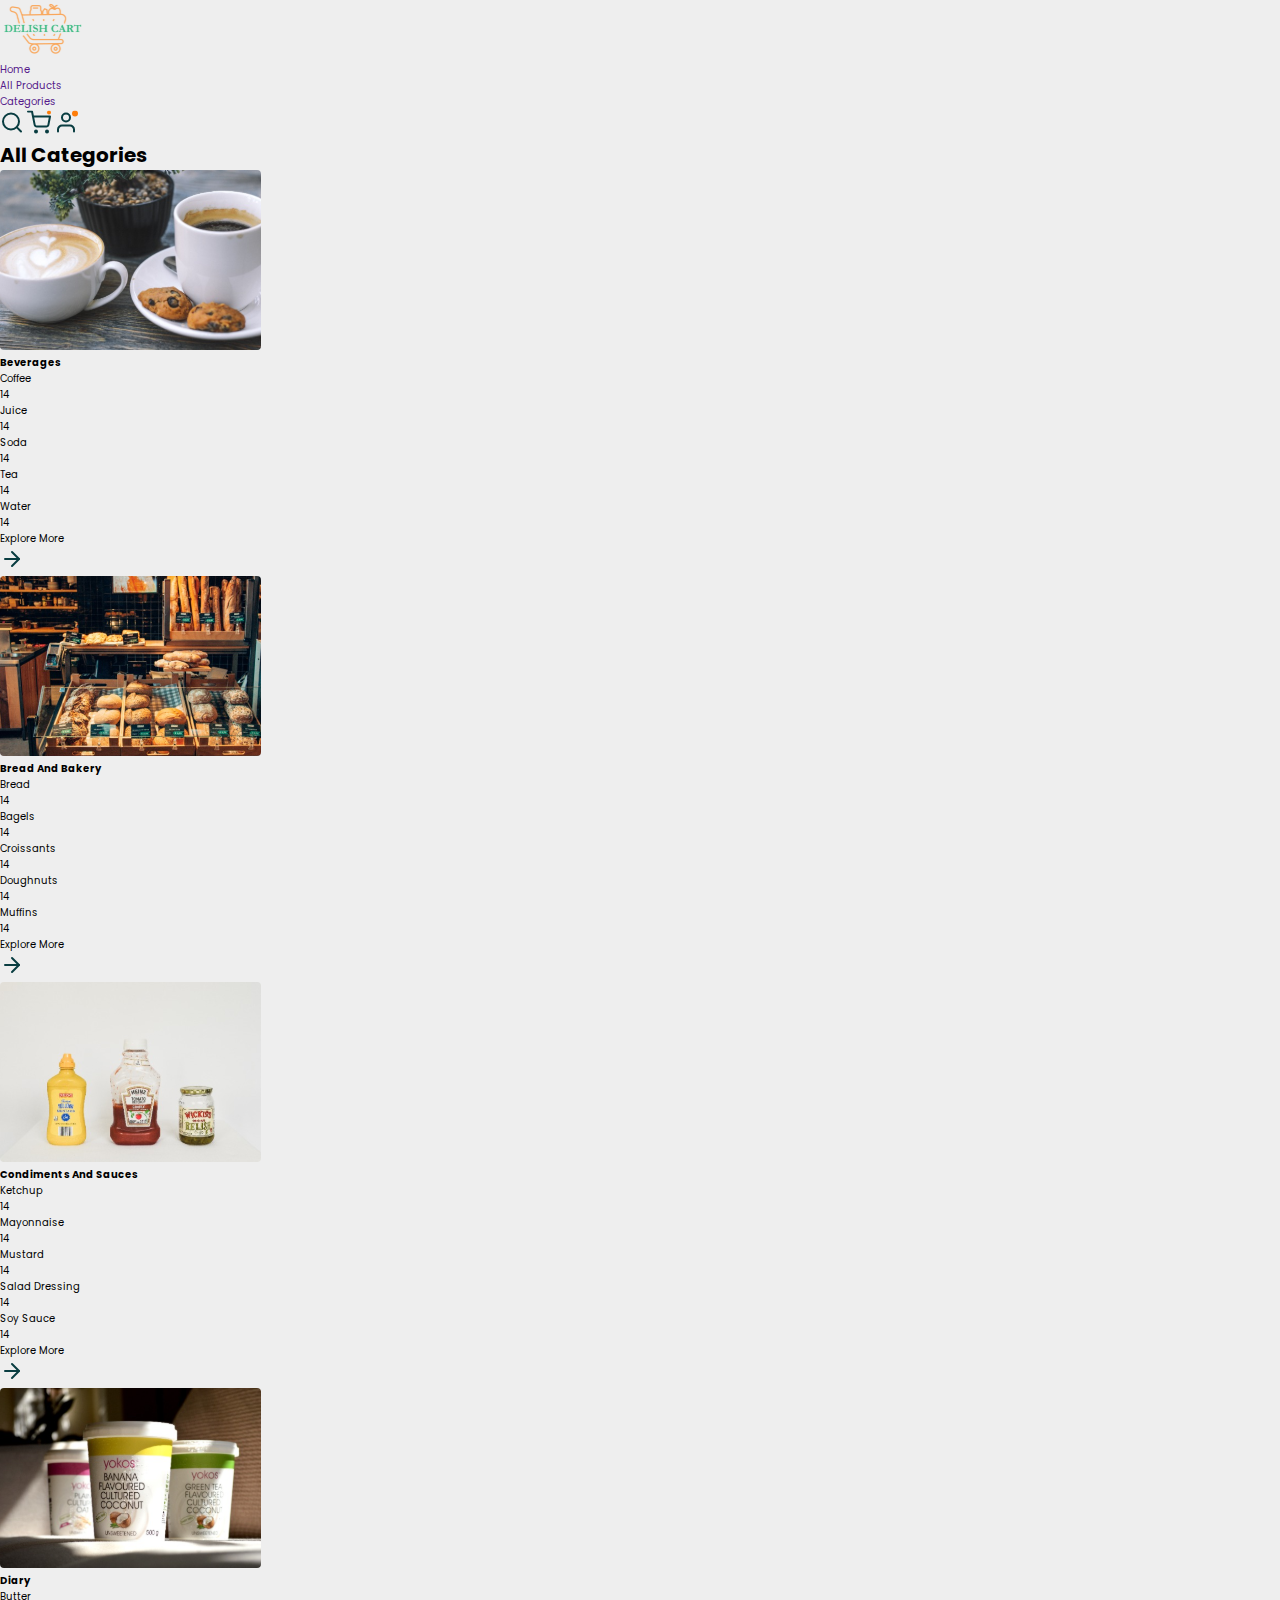
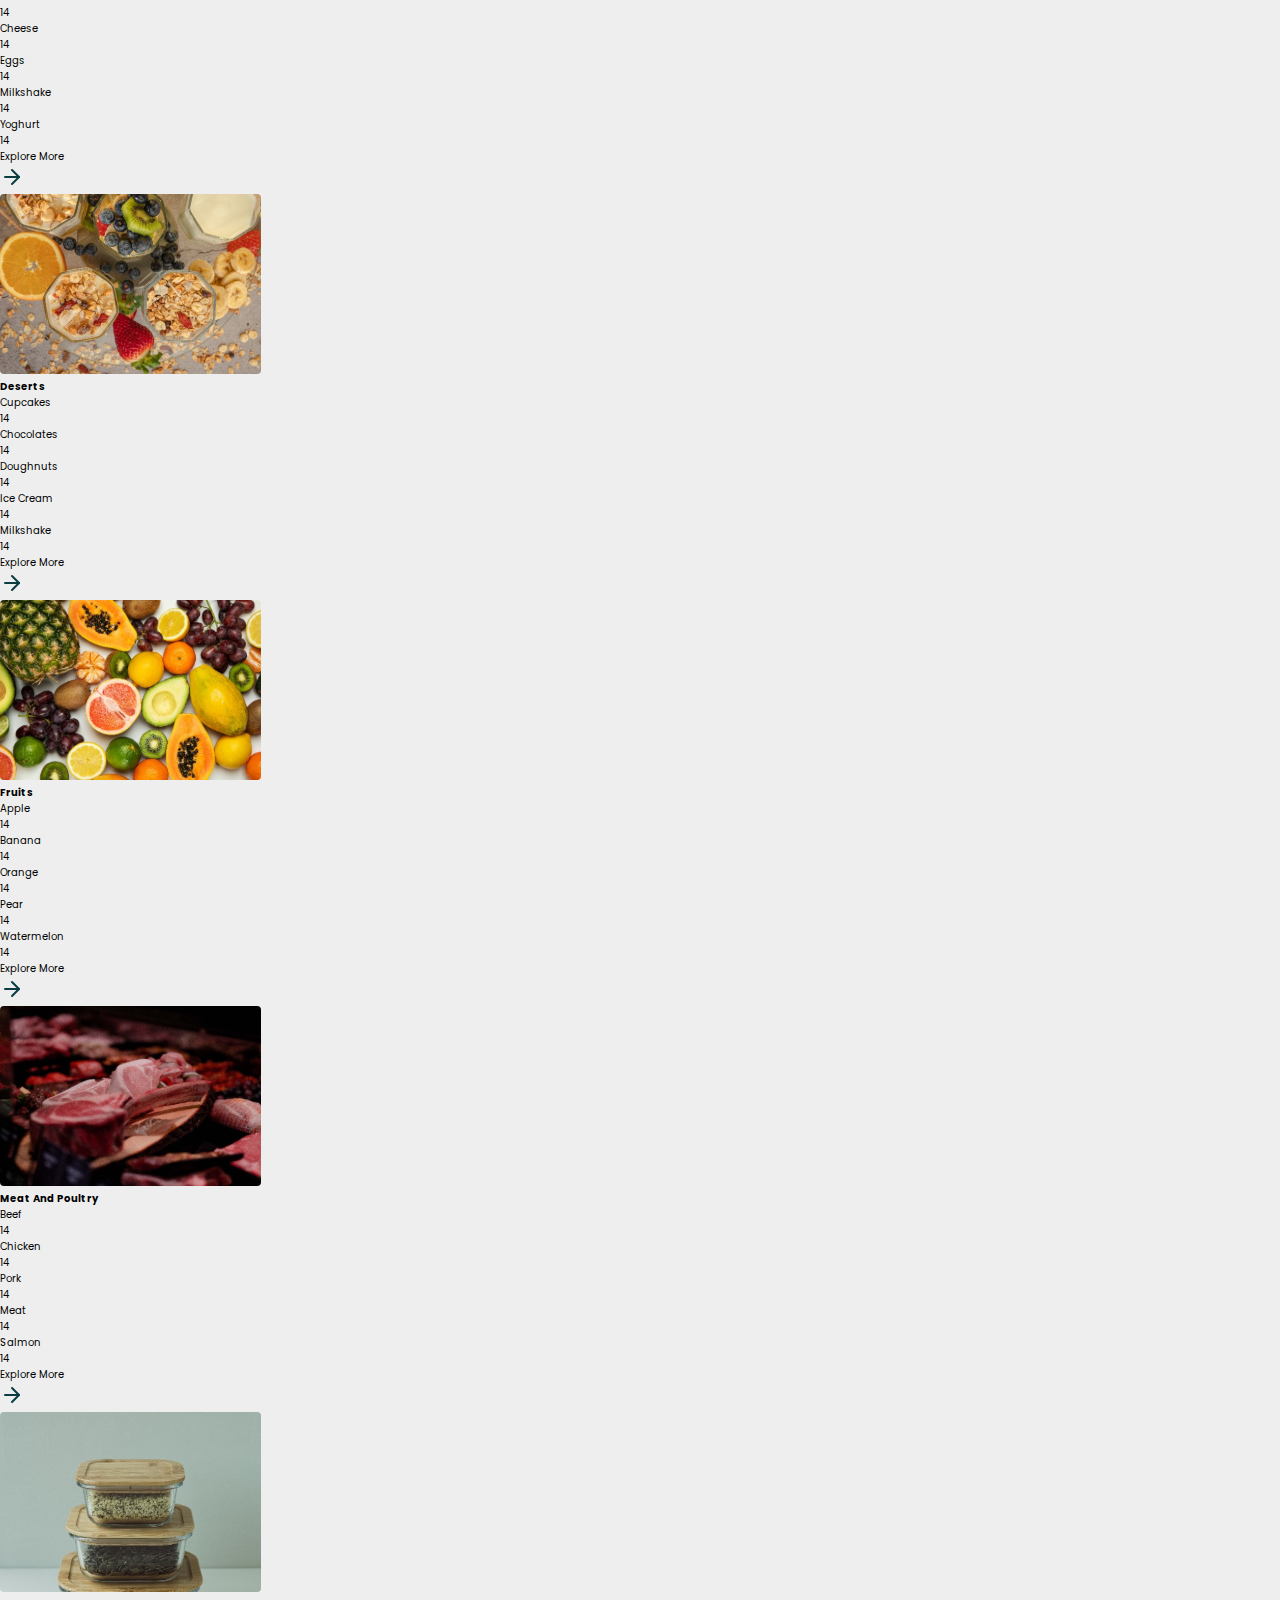
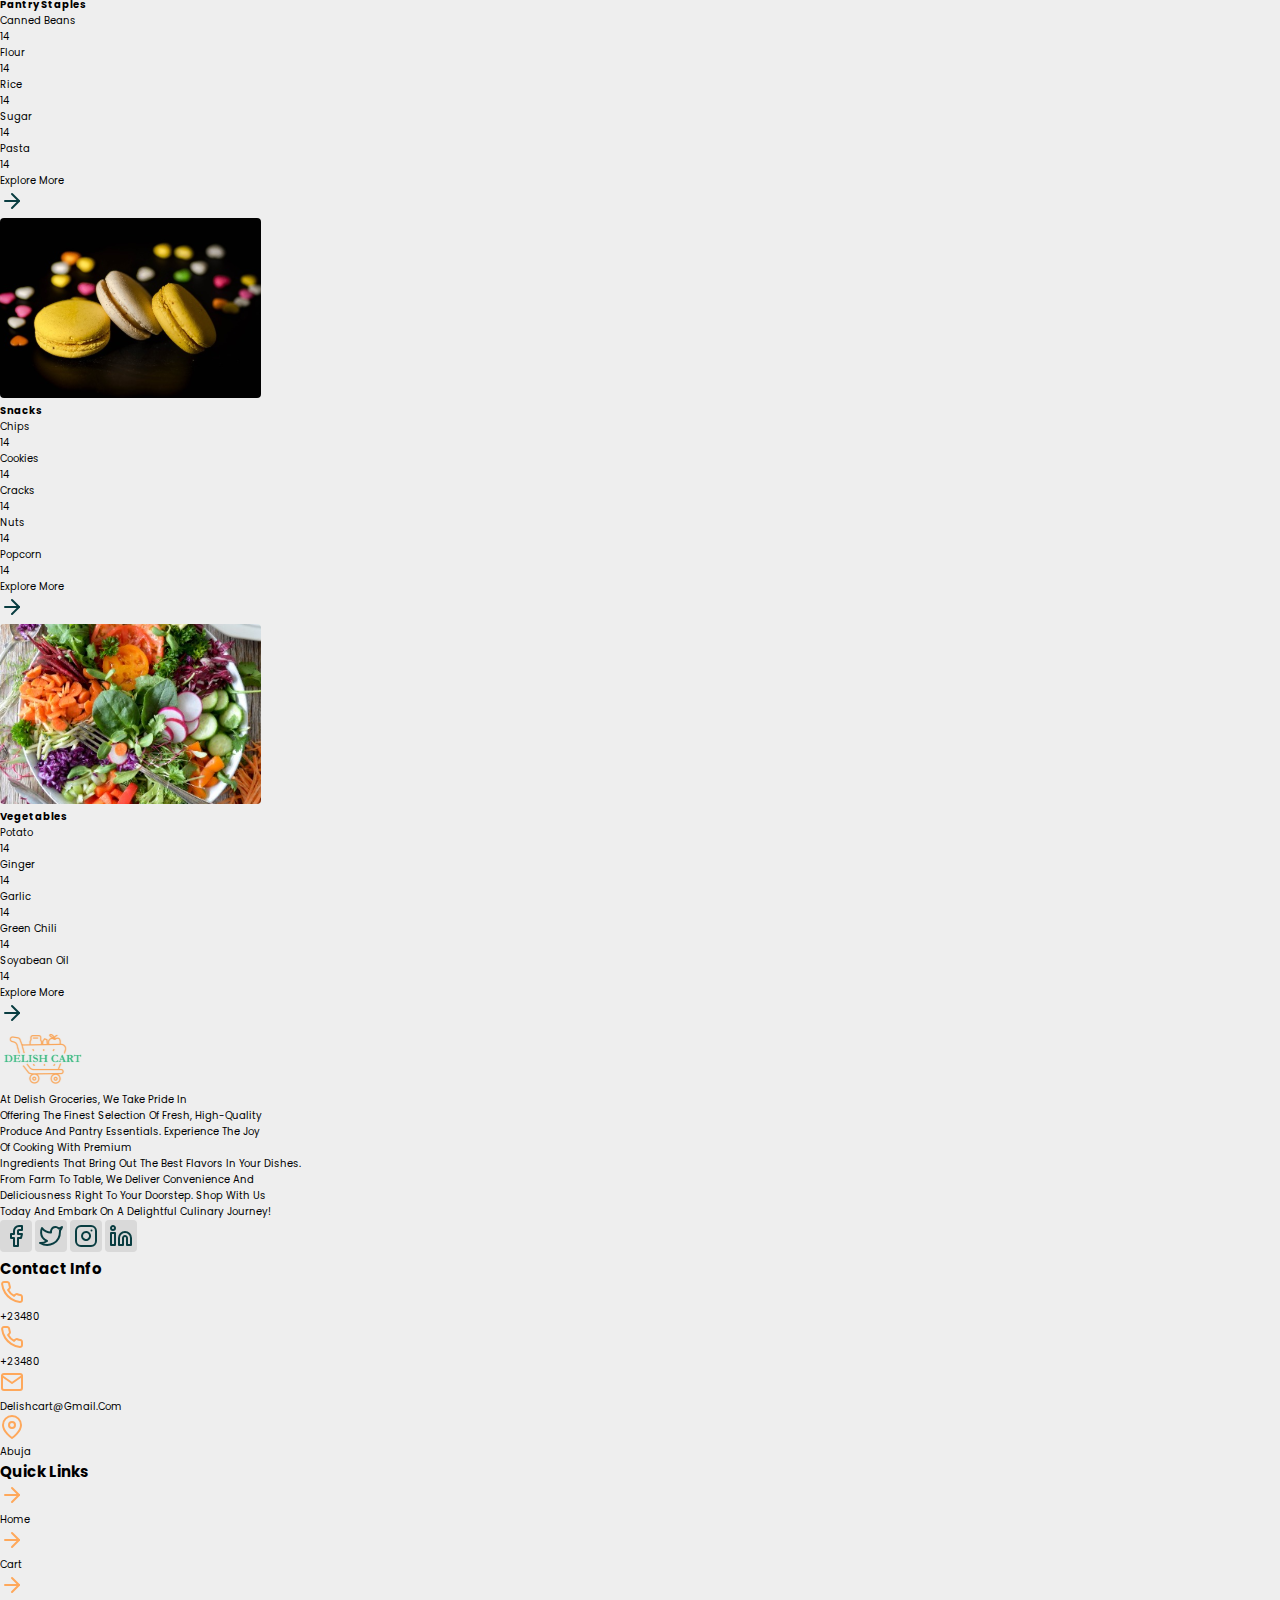
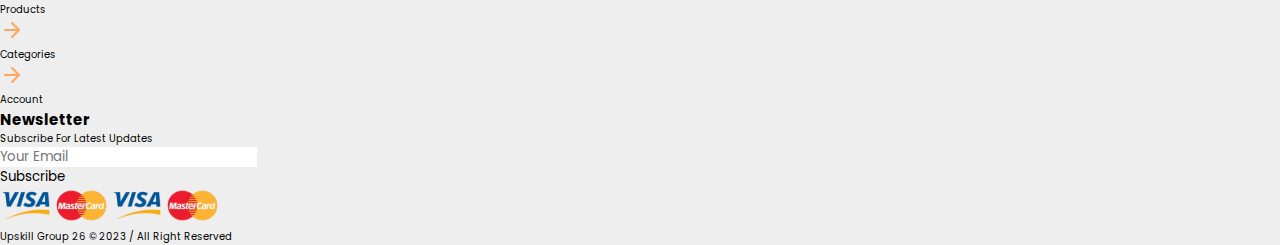
<file: index.html>
<!DOCTYPE html>
<html lang="en">
  <head>
    <meta charset="UTF-8" />
    <meta name="viewport" content="width=device-width, initial-scale=1.0" />
    <title>Upskill Project</title>
    <link rel="stylesheet" href="./css/style.css" />
    <link rel="icon" href="./images/Delish-cart 1.svg" />
  </head>
  <body>
    <div class="generalContainer">
      <header>
        <nav>
          <div>
            <img src="./images/Delish-cart 1.svg" alt="" />
          </div>
          <div class="listItems">
            <ul>
              <li><a href="">Home</a></li>
              <li><a href="">All Products</a></li>
              <li class="category"><a href="">Categories</a></li>
            </ul>
          </div>
          <div class="logos">
            <img src="./images/search (1).svg" alt="" />
            <img src="./images/shopping-cart.svg" alt="" />
            <img src="./images/user.svg" alt="" />
          </div>
        </nav>
      </header>

      <div class="section1">
        <div class="all"><h1>All Categories</h1></div>
        <div class="imageDisplayContainer">
          <div class="individualItemsContainer">
            <div>
              <img class="imm" src="./images/pic1.svg" alt="" />
            </div>
            <div class="itemList">
              <h4 class="bev">Beverages</h4>
              <div class="itemListQuantityContainer">
                <p>Coffee</p>
                <p>14</p>
              </div>
              <div class="itemListQuantityContainer">
                <p>Juice</p>
                <p>14</p>
              </div>
              <div class="itemListQuantityContainer">
                <p>Soda</p>
                <p>14</p>
              </div>

              <div class="itemListQuantityContainer">
                <p>Tea</p>
                <p>14</p>
              </div>

              <div class="itemListQuantityContainer">
                <p>Water</p>
                <p>14</p>
              </div>
              <div class="ExploreContainer">
                <p>Explore More</p>
                <svg
                  width="24"
                  height="24"
                  viewBox="0 0 24 24"
                  fill="none"
                  xmlns="http://www.w3.org/2000/svg"
                >
                  <path
                    d="M5 12H19"
                    stroke="#093D41"
                    stroke-width="2"
                    stroke-linecap="round"
                    stroke-linejoin="round"
                  />
                  <path
                    d="M12 5L19 12L12 19"
                    stroke="#093D41"
                    stroke-width="2"
                    stroke-linecap="round"
                    stroke-linejoin="round"
                  />
                </svg>
              </div>
            </div>
          </div>
          <!-- second item container started here -->
          <div class="individualItemsContainer">
            <div>
              <img class="imm" src="./images/pic2.svg" alt="" />
            </div>
            <div class="itemList">
              <h4 class="bev">Bread and Bakery</h4>
              <div class="itemListQuantityContainer">
                <p>Bread</p>
                <p>14</p>
              </div>
              <div class="itemListQuantityContainer">
                <p>Bagels</p>
                <p>14</p>
              </div>
              <div class="itemListQuantityContainer">
                <p>Croissants</p>
                <p>14</p>
              </div>

              <div class="itemListQuantityContainer">
                <p>Doughnuts</p>
                <p>14</p>
              </div>

              <div class="itemListQuantityContainer">
                <p>Muffins</p>
                <p>14</p>
              </div>
              <div class="ExploreContainer">
                <p>Explore More</p>
                <svg
                  width="24"
                  height="24"
                  viewBox="0 0 24 24"
                  fill="none"
                  xmlns="http://www.w3.org/2000/svg"
                >
                  <path
                    d="M5 12H19"
                    stroke="#093D41"
                    stroke-width="2"
                    stroke-linecap="round"
                    stroke-linejoin="round"
                  />
                  <path
                    d="M12 5L19 12L12 19"
                    stroke="#093D41"
                    stroke-width="2"
                    stroke-linecap="round"
                    stroke-linejoin="round"
                  />
                </svg>
              </div>
            </div>
          </div>
          <!-- 3rd item container started here -->
          <div class="individualItemsContainer">
            <div>
              <img class="imm" src="./images/pic3.svg" alt="" />
            </div>
            <div class="itemList">
              <h4 class="bev">Condiments and Sauces</h4>
              <div class="itemListQuantityContainer">
                <p>Ketchup</p>
                <p>14</p>
              </div>
              <div class="itemListQuantityContainer">
                <p>Mayonnaise</p>
                <p>14</p>
              </div>
              <div class="itemListQuantityContainer">
                <p>Mustard</p>
                <p>14</p>
              </div>

              <div class="itemListQuantityContainer">
                <p>Salad Dressing</p>
                <p>14</p>
              </div>

              <div class="itemListQuantityContainer">
                <p>Soy Sauce</p>
                <p>14</p>
              </div>
              <div class="ExploreContainer">
                <p>Explore More</p>
                <svg
                  width="24"
                  height="24"
                  viewBox="0 0 24 24"
                  fill="none"
                  xmlns="http://www.w3.org/2000/svg"
                >
                  <path
                    d="M5 12H19"
                    stroke="#093D41"
                    stroke-width="2"
                    stroke-linecap="round"
                    stroke-linejoin="round"
                  />
                  <path
                    d="M12 5L19 12L12 19"
                    stroke="#093D41"
                    stroke-width="2"
                    stroke-linecap="round"
                    stroke-linejoin="round"
                  />
                </svg>
              </div>
            </div>
          </div>
          <!-- 4th item container started here -->
          <div class="individualItemsContainer">
            <div>
              <img class="imm" src="./images/pic4.svg" alt="" />
            </div>
            <div class="itemList">
              <h4 class="bev">Diary</h4>
              <div class="itemListQuantityContainer">
                <p>Butter</p>
                <p>14</p>
              </div>
              <div class="itemListQuantityContainer">
                <p>Cheese</p>
                <p>14</p>
              </div>
              <div class="itemListQuantityContainer">
                <p>Eggs</p>
                <p>14</p>
              </div>

              <div class="itemListQuantityContainer">
                <p>Milkshake</p>
                <p>14</p>
              </div>

              <div class="itemListQuantityContainer">
                <p>Yoghurt</p>
                <p>14</p>
              </div>
              <div class="ExploreContainer">
                <p>Explore More</p>
                <svg
                  width="24"
                  height="24"
                  viewBox="0 0 24 24"
                  fill="none"
                  xmlns="http://www.w3.org/2000/svg"
                >
                  <path
                    d="M5 12H19"
                    stroke="#093D41"
                    stroke-width="2"
                    stroke-linecap="round"
                    stroke-linejoin="round"
                  />
                  <path
                    d="M12 5L19 12L12 19"
                    stroke="#093D41"
                    stroke-width="2"
                    stroke-linecap="round"
                    stroke-linejoin="round"
                  />
                </svg>
              </div>
            </div>
          </div>
          <!-- fifth item container started here -->
          <div class="individualItemsContainer">
            <div>
              <img class="imm" src="./images/pic5.svg" alt="" />
            </div>
            <div class="itemList">
              <h4 class="bev">Deserts</h4>
              <div class="itemListQuantityContainer">
                <p>Cupcakes</p>
                <p>14</p>
              </div>
              <div class="itemListQuantityContainer">
                <p>Chocolates</p>
                <p>14</p>
              </div>
              <div class="itemListQuantityContainer">
                <p>Doughnuts</p>
                <p>14</p>
              </div>

              <div class="itemListQuantityContainer">
                <p>Ice Cream</p>
                <p>14</p>
              </div>

              <div class="itemListQuantityContainer">
                <p>Milkshake</p>
                <p>14</p>
              </div>
              <div class="ExploreContainer">
                <p>Explore More</p>
                <svg
                  width="24"
                  height="24"
                  viewBox="0 0 24 24"
                  fill="none"
                  xmlns="http://www.w3.org/2000/svg"
                >
                  <path
                    d="M5 12H19"
                    stroke="#093D41"
                    stroke-width="2"
                    stroke-linecap="round"
                    stroke-linejoin="round"
                  />
                  <path
                    d="M12 5L19 12L12 19"
                    stroke="#093D41"
                    stroke-width="2"
                    stroke-linecap="round"
                    stroke-linejoin="round"
                  />
                </svg>
              </div>
            </div>
          </div>
          <!-- sixth item container started here -->
          <div class="individualItemsContainer">
            <div>
              <img class="imm" src="./images/pic6.svg" alt="" />
            </div>
            <div class="itemList">
              <h4 class="bev">Fruits</h4>
              <div class="itemListQuantityContainer">
                <p>Apple</p>
                <p>14</p>
              </div>
              <div class="itemListQuantityContainer">
                <p>Banana</p>
                <p>14</p>
              </div>
              <div class="itemListQuantityContainer">
                <p>Orange</p>
                <p>14</p>
              </div>

              <div class="itemListQuantityContainer">
                <p>Pear</p>
                <p>14</p>
              </div>

              <div class="itemListQuantityContainer">
                <p>Watermelon</p>
                <p>14</p>
              </div>
              <div class="ExploreContainer">
                <p>Explore More</p>
                <svg
                  width="24"
                  height="24"
                  viewBox="0 0 24 24"
                  fill="none"
                  xmlns="http://www.w3.org/2000/svg"
                >
                  <path
                    d="M5 12H19"
                    stroke="#093D41"
                    stroke-width="2"
                    stroke-linecap="round"
                    stroke-linejoin="round"
                  />
                  <path
                    d="M12 5L19 12L12 19"
                    stroke="#093D41"
                    stroke-width="2"
                    stroke-linecap="round"
                    stroke-linejoin="round"
                  />
                </svg>
              </div>
            </div>
          </div>
          <!-- seventh item container started here -->
          <div class="individualItemsContainer">
            <div>
              <img class="imm" src="./images/pic7.svg" alt="" />
            </div>
            <div class="itemList">
              <h4 class="bev">Meat and Poultry</h4>
              <div class="itemListQuantityContainer">
                <p>Beef</p>
                <p>14</p>
              </div>
              <div class="itemListQuantityContainer">
                <p>Chicken</p>
                <p>14</p>
              </div>
              <div class="itemListQuantityContainer">
                <p>Pork</p>
                <p>14</p>
              </div>

              <div class="itemListQuantityContainer">
                <p>Meat</p>
                <p>14</p>
              </div>

              <div class="itemListQuantityContainer">
                <p>Salmon</p>
                <p>14</p>
              </div>
              <div class="ExploreContainer">
                <p>Explore More</p>
                <svg
                  width="24"
                  height="24"
                  viewBox="0 0 24 24"
                  fill="none"
                  xmlns="http://www.w3.org/2000/svg"
                >
                  <path
                    d="M5 12H19"
                    stroke="#093D41"
                    stroke-width="2"
                    stroke-linecap="round"
                    stroke-linejoin="round"
                  />
                  <path
                    d="M12 5L19 12L12 19"
                    stroke="#093D41"
                    stroke-width="2"
                    stroke-linecap="round"
                    stroke-linejoin="round"
                  />
                </svg>
              </div>
            </div>
          </div>
          <!-- eight item container started here -->
          <div class="individualItemsContainer">
            <div>
              <img class="imm" src="./images/pic8.svg" alt="" />
            </div>
            <div class="itemList">
              <h4 class="bev">Pantry Staples</h4>
              <div class="itemListQuantityContainer">
                <p>Canned Beans</p>
                <p>14</p>
              </div>
              <div class="itemListQuantityContainer">
                <p>Flour</p>
                <p>14</p>
              </div>
              <div class="itemListQuantityContainer">
                <p>Rice</p>
                <p>14</p>
              </div>

              <div class="itemListQuantityContainer">
                <p>Sugar</p>
                <p>14</p>
              </div>

              <div class="itemListQuantityContainer">
                <p>Pasta</p>
                <p>14</p>
              </div>
              <div class="ExploreContainer">
                <p>Explore More</p>
                <svg
                  width="24"
                  height="24"
                  viewBox="0 0 24 24"
                  fill="none"
                  xmlns="http://www.w3.org/2000/svg"
                >
                  <path
                    d="M5 12H19"
                    stroke="#093D41"
                    stroke-width="2"
                    stroke-linecap="round"
                    stroke-linejoin="round"
                  />
                  <path
                    d="M12 5L19 12L12 19"
                    stroke="#093D41"
                    stroke-width="2"
                    stroke-linecap="round"
                    stroke-linejoin="round"
                  />
                </svg>
              </div>
            </div>
          </div>
          <!-- 9th item container started here -->
          <div class="individualItemsContainer">
            <div>
              <img class="imm" src="./images/pic9.svg" alt="" />
            </div>
            <div class="itemList">
              <h4 class="bev">Snacks</h4>
              <div class="itemListQuantityContainer">
                <p>Chips</p>
                <p>14</p>
              </div>
              <div class="itemListQuantityContainer">
                <p>Cookies</p>
                <p>14</p>
              </div>
              <div class="itemListQuantityContainer">
                <p>Cracks</p>
                <p>14</p>
              </div>

              <div class="itemListQuantityContainer">
                <p>Nuts</p>
                <p>14</p>
              </div>

              <div class="itemListQuantityContainer">
                <p>Popcorn</p>
                <p>14</p>
              </div>
              <div class="ExploreContainer">
                <p>Explore More</p>
                <svg
                  width="24"
                  height="24"
                  viewBox="0 0 24 24"
                  fill="none"
                  xmlns="http://www.w3.org/2000/svg"
                >
                  <path
                    d="M5 12H19"
                    stroke="#093D41"
                    stroke-width="2"
                    stroke-linecap="round"
                    stroke-linejoin="round"
                  />
                  <path
                    d="M12 5L19 12L12 19"
                    stroke="#093D41"
                    stroke-width="2"
                    stroke-linecap="round"
                    stroke-linejoin="round"
                  />
                </svg>
              </div>
            </div>
          </div>
          <!-- 10th item container started here -->
          <div class="individualItemsContainer">
            <div>
              <img class="imm" src="./images/pic10.svg" alt="" />
            </div>
            <div class="itemList">
              <h4 class="bev">Vegetables</h4>
              <div class="itemListQuantityContainer">
                <p>Potato</p>
                <p>14</p>
              </div>
              <div class="itemListQuantityContainer">
                <p>Ginger</p>
                <p>14</p>
              </div>
              <div class="itemListQuantityContainer">
                <p>Garlic</p>
                <p>14</p>
              </div>

              <div class="itemListQuantityContainer">
                <p>Green Chili</p>
                <p>14</p>
              </div>

              <div class="itemListQuantityContainer">
                <p>Soyabean Oil</p>
                <p>14</p>
              </div>
              <div class="ExploreContainer">
                <p>Explore More</p>
                <svg
                  width="24"
                  height="24"
                  viewBox="0 0 24 24"
                  fill="none"
                  xmlns="http://www.w3.org/2000/svg"
                >
                  <path
                    d="M5 12H19"
                    stroke="#093D41"
                    stroke-width="2"
                    stroke-linecap="round"
                    stroke-linejoin="round"
                  />
                  <path
                    d="M12 5L19 12L12 19"
                    stroke="#093D41"
                    stroke-width="2"
                    stroke-linecap="round"
                    stroke-linejoin="round"
                  />
                </svg>
              </div>
            </div>
          </div>
        </div>
      </div>

      <footer>
        <div class="footItems">
          <div class="allContact">
            <div class="footItem1">
              <div>
                <img src="./images/Delish-cart 1.svg" alt="" />
              </div>
              <p>
                At Delish Groceries, we take pride in <br> offering the finest
                selection of fresh, high-quality <br> produce and pantry essentials.
                Experience the joy <br> of cooking with premium <br> ingredients that
                bring out the best flavors in your dishes. <br> From farm to table,
                we deliver convenience and <br> deliciousness right to your doorstep.
                Shop with us <br> today and embark on a delightful culinary journey!
              </p>
              <div class="socials">
                <img src="./images/Facebook.svg" alt="" />
                <img src="./images/Twitter.svg" alt="" />
                <img src="./images/instagram.svg" alt="" />
                <img src="./images/Indeed.svg" alt="" />
              </div>
            </div>
            <div class="footItem2">
              <h2>Contact Info</h2>
              <div class="footItem2SubDiv">
                <div class="contactSubDiv1">
                  <img src="./images/phone.svg" alt="" />
                  <p>+23480</p>
                </div>
                <div class="contactSubDiv">
                  <img src="./images/phone.svg" alt="" />
                  <p>+23480</p>
                </div>
                <div class="contactSubDiv">
                  <img src="./images/mail.svg" alt="" />
                  <p>Delishcart@gmail.com</p>
                </div>
                <div class="contactSubDiv">
                  <img src="./images/map-pin.svg" alt="" />
                  <p>Abuja</p>
                </div>
              </div>
            </div>
            <div class="footItem3">
              <h2>Quick Links</h2>
              <div class="footItem2SubDiv">
                <div class="contactSubDiv1">
                  <img src="./images/arrow-right.svg" alt="" />
                  <p>Home</p>
                </div>
                <div class="contactSubDiv">
                  <img src="./images/arrow-right.svg" alt="" />
                  <p>Cart</p>
                </div>
                <div class="contactSubDiv">
                  <img src="./images/arrow-right.svg" alt="" />
                  <p>Products</p>
                </div>
                <div class="contactSubDiv">
                  <img src="./images/arrow-right.svg" alt="" />
                  <p>Categories</p>
                </div>
                <div class="contactSubDiv">
                  <img src="./images/arrow-right.svg" alt="" />
                  <p>Account</p>
                </div>
              </div>
            </div>

            <div class="footItem4">
              <h2>Newsletter</h2>
              <div class="footItem2SubDiv">
                <p>Subscribe for Latest Updates</p>
                <form action="">
                  <input type="text" placeholder="your email" />
                  <div>
                    <button>Subscribe</button>
                  </div>
                </form>
                <div class="cards">
                  <img src="./images/Rectangle 87.svg" alt="" />
                  <img src="./images/Rectangle 88.svg" alt="" />
                  <img src="./images/Rectangle 87.svg" alt="" />
                  <img src="./images/Rectangle 88.svg" alt="" />
                </div>
              </div>
            </div>
          </div>
          <div class="rule"></div>
          <p class="copywright">
            Upskill Group 26 &copy 2023 / All Right Reserved
          </p>
        </div>
      </footer>
    </div>

    <script src="./js/script.js"></script>
  </body>
</html>
</file>
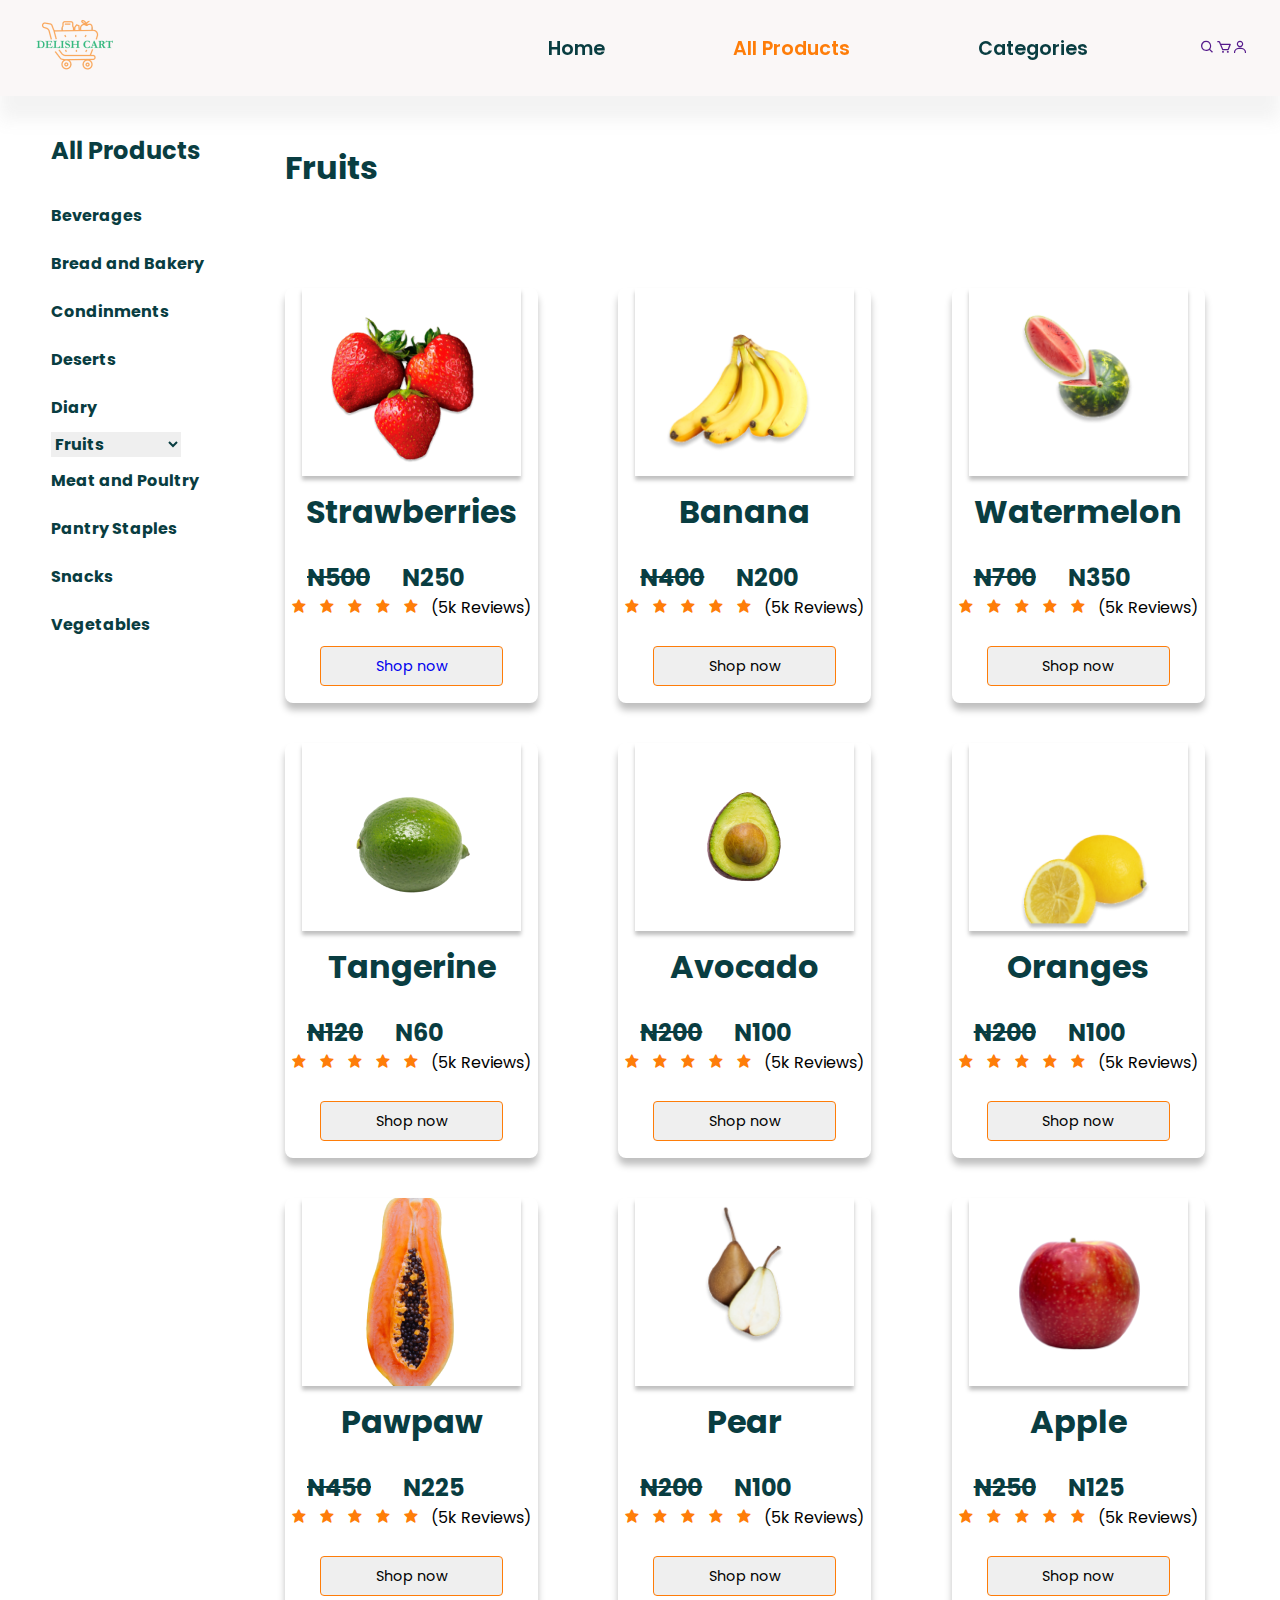
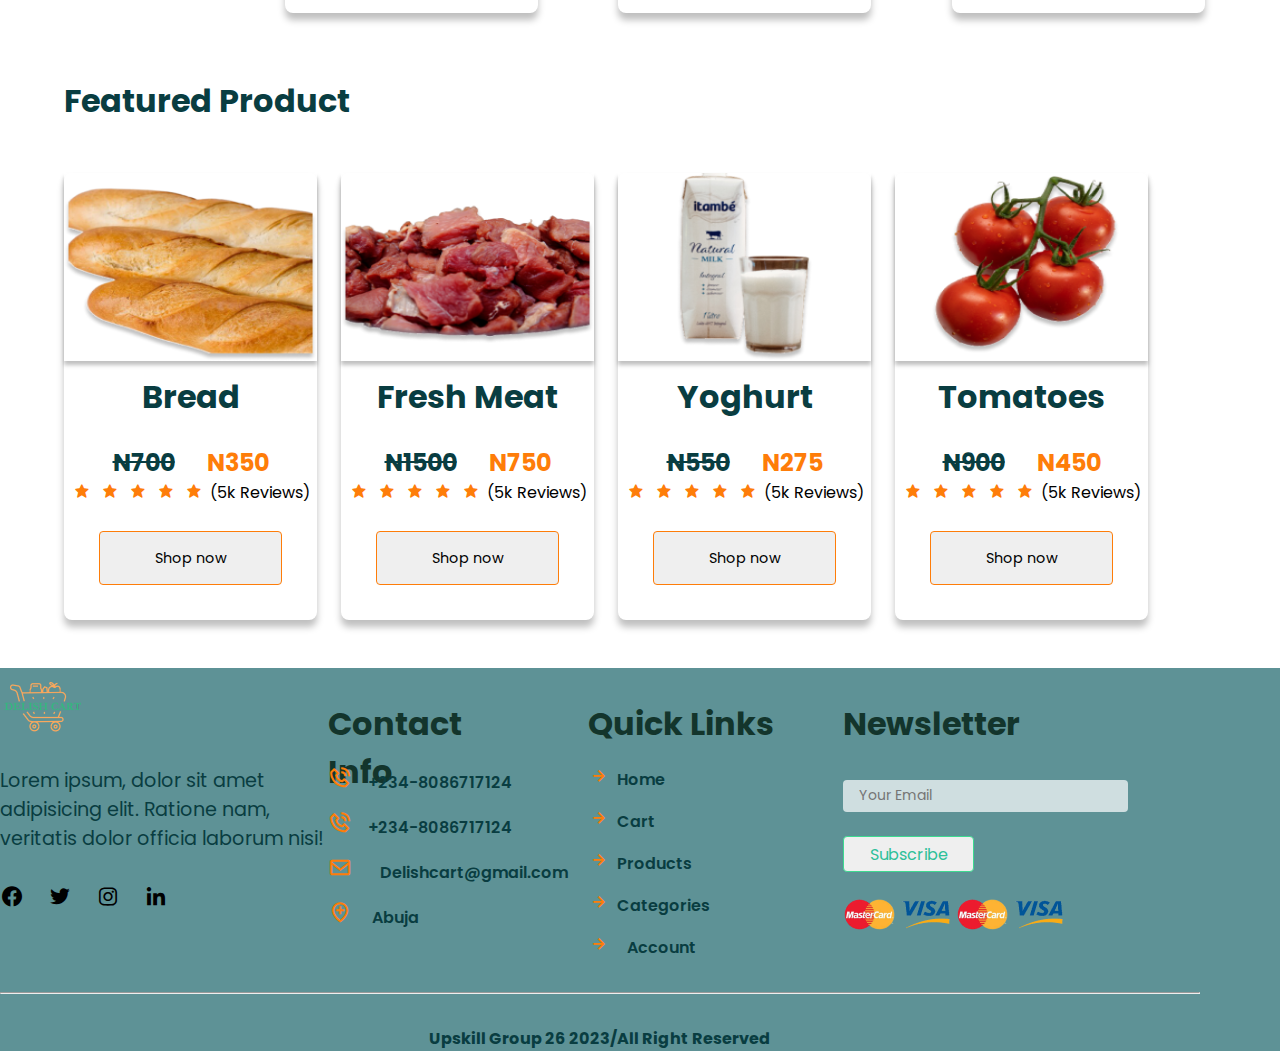
<file: pages/products/index.html>
<!DOCTYPE html>
<html lang="en">
<head>
    <meta charset="UTF-8">
    <meta name="viewport" content="width=device-width, initial-scale=1.0">
    <title>Grocery Store</title>
    <link href='https://unpkg.com/boxicons@2.1.4/css/boxicons.min.css' rel='stylesheet'>
<link rel="stylesheet" href="style.css">
</head>
<body>

    <!-- ========== Header Section ========= -->

    <section id="header">
        <a href=""><img src="./product-img/Delish-cart 1.png" alt="" class="logo"></a>
        <i class='bx bx-menu' id="menu-icon"></i>
        <div id="navbar">
            <ul>
                <li><a href="Home">Home</a></li>
                <li><a href="all products.html" class="active">All Products</a></li>
                <li><a href="Categories.html">Categories</a></li>

                <a href=""><i class='bx bx-search'></i></a>
                <a href=""><i class='bx bx-cart'></i></a>
                <a href=""><i class='bx bx-user'></i></a>
                
            </ul>
           
        </div>
       
    </section>

    <!-- ============= All Products Section ============== -->
<section id="products">
    
    <div class="all-prodt">
        <div class="prodt-lists">
            <h5>All Products</h5>
            <ul>
                <li><a href="">Beverages</a></li>
                <li><a href="">Bread and Bakery</a></li>
                <li><a href="">Condinments</a></li>
                <li><a href="">Deserts</a></li>
                <li><a href="">Diary</a></li>

                
                <select name="" id="">
                    <a href=""><option value="">Fruits</option></a>
                    <a href=""><option value="">Apple</option></a>
                    <a href=""><option value="">Banana</option></a>
                    <a href=""><option value="">Strawberries</option></a>
                    
                </select>
                <li><a href="">Meat and Poultry</a></li>
                <li><a href="">Pantry Staples</a></li>
                <li><a href="">Snacks</a></li>
                <li><a href="">Vegetables</a></li>

            </ul>
        </div>
    </div>
    <div>
        <h4>Fruits</h4>
    
    <div class="collections">
      
        
        <div class="prodt-wrapper" onclick="window.location.href='product details.html';">
          
            <div class="prodt-box1">
                <div class="prodt-box2">
            <img src="./product-img/strawberries.png" alt="" class="prodt-img">
            <div class="prodt-details">
                <h5>Strawberries</h5>
                <div class="prodt-rate">
                    <div>
                <h5><del>N500</del></h5> <span><h5>N250</h5></span>
            </div>
                <span>
                    <i class='bx bxs-star'></i>
                    <i class='bx bxs-star'></i>
                    <i class='bx bxs-star'></i>
                    <i class='bx bxs-star'></i>
                    <i class='bx bxs-star'></i>
                </span>
                <caption>(5k Reviews)</caption>
            </div>
            
            <button><a href="productdetails.html">Shop now</a></button>
            </div>
        </div>

        
        </div>

        
        </div>

        <div class="prodt-wrapper">
            <div class="prodt-box1">
                <div class="prodt-box2">
            <img src="./product-img/banana.png" alt="" class="prodt-img">
            <div class="prodt-details">
                <h5>Banana</h5>
                <div class="prodt-rate">
                    <div>
                <h5><del>N400</del></h5> <span><h5>N200</h5></span>
            </div>
                <span>
                    <i class='bx bxs-star'></i>
                    <i class='bx bxs-star'></i>
                    <i class='bx bxs-star'></i>
                    <i class='bx bxs-star'></i>
                    <i class='bx bxs-star'></i>
                </span>
                <caption>(5k Reviews)</caption>
            </div>
            <button>Shop now</button>
            </div>
        </div>

        
        </div>

        
        </div>

        <div class="prodt-wrapper">
            <div class="prodt-box1">
                <div class="prodt-box2">
            <img src="./product-img/water-melon.png" alt="" class="prodt-img">
            <div class="prodt-details">
                <h5>Watermelon</h5>
                <div class="prodt-rate">
                    <div>
                <h5><del>N700</del></h5> <span><h5>N350</h5></span>
            </div>
                <span>
                    <i class='bx bxs-star'></i>
                    <i class='bx bxs-star'></i>
                    <i class='bx bxs-star'></i>
                    <i class='bx bxs-star'></i>
                    <i class='bx bxs-star'></i>
                </span>
                <caption>(5k Reviews)</caption>
            </div>
            <button>Shop now</button>
            </div>
        </div>

        
        </div>

        
        </div>

        <div class="prodt-wrapper">
            <div class="prodt-box1">
                <div class="prodt-box2">
            <img src="./product-img/tangerine.png" alt="" class="prodt-img">
            <div class="prodt-details">
                <h5>Tangerine</h5>
                <div class="prodt-rate">
                    <div>
                <h5><del>N120</del></h5> <span><h5>N60</h5></span>
            </div>
                <span>
                    <i class='bx bxs-star'></i>
                    <i class='bx bxs-star'></i>
                    <i class='bx bxs-star'></i>
                    <i class='bx bxs-star'></i>
                    <i class='bx bxs-star'></i>
                </span>
                <caption>(5k Reviews)</caption>
            </div>
            <button>Shop now</button>
            </div>
        </div>

        
        </div>

        
        </div>

        <div class="prodt-wrapper">
            <div class="prodt-box1">
                <div class="prodt-box2">
            <img src="./product-img/avocado.png" alt="" class="prodt-img">
            <div class="prodt-details">
                <h5>Avocado</h5>
                <div class="prodt-rate">
                    <div>
                <h5><del>N200</del></h5> <span><h5>N100</h5></span>
            </div>
                <span>
                    <i class='bx bxs-star'></i>
                    <i class='bx bxs-star'></i>
                    <i class='bx bxs-star'></i>
                    <i class='bx bxs-star'></i>
                    <i class='bx bxs-star'></i>
                </span>
                <caption>(5k Reviews)</caption>
            </div>
            <button>Shop now</button>
            </div>
        </div>

        
        </div>

        
        </div>

        <div class="prodt-wrapper">
            <div class="prodt-box1">
                <div class="prodt-box2">
            <img src="./product-img/orange.png" alt="" class="prodt-img">
            <div class="prodt-details">
                <h5>Oranges</h5>
                <div class="prodt-rate">
                    <div>
                <h5><del>N200</del></h5> <span><h5>N100</h5></span>
            </div>
                <span>
                    <i class='bx bxs-star'></i>
                    <i class='bx bxs-star'></i>
                    <i class='bx bxs-star'></i>
                    <i class='bx bxs-star'></i>
                    <i class='bx bxs-star'></i>
                </span>
                <caption>(5k Reviews)</caption>
            </div>
            <button>Shop now</button>
            </div>
        </div>

        
        </div>

        
        </div>

        <div class="prodt-wrapper">
            <div class="prodt-box1">
                <div class="prodt-box2">
            <img src="./product-img/paw-paw.png" alt="" class="prodt-img">
            <div class="prodt-details">
                <h5>Pawpaw</h5>
                <div class="prodt-rate">
                    <div>
                <h5><del>N450</del></h5> <span><h5>N225</h5></span>
            </div>
                <span>
                    <i class='bx bxs-star'></i>
                    <i class='bx bxs-star'></i>
                    <i class='bx bxs-star'></i>
                    <i class='bx bxs-star'></i>
                    <i class='bx bxs-star'></i>
                </span>
                <caption>(5k Reviews)</caption>
            </div>
            <button>Shop now</button>
            </div>
        </div>

        
        </div>

        
        </div>

        <div class="prodt-wrapper">
            <div class="prodt-box1">
                <div class="prodt-box2">
            <img src="./product-img/pear.png" alt="" class="prodt-img">
            <div class="prodt-details">
                <h5>Pear</h5>
                <div class="prodt-rate">
                    <div>
                <h5><del>N200</del></h5> <span><h5>N100</h5></span>
            </div>
                <span>
                    <i class='bx bxs-star'></i>
                    <i class='bx bxs-star'></i>
                    <i class='bx bxs-star'></i>
                    <i class='bx bxs-star'></i>
                    <i class='bx bxs-star'></i>
                </span>
                <caption>(5k Reviews)</caption>
            </div>
            <button>Shop now</button>
            </div>
        </div>

        
        </div>

        
        </div>

        <div class="prodt-wrapper">
            <div class="prodt-box1">
                <div class="prodt-box2">
            <img src="./product-img/apple.png" alt="" class="prodt-img">
            <div class="prodt-details">
                <h5>Apple</h5>
                <div class="prodt-rate">
                    <div>
                <h5><del>N250</del></h5> <span><h5>N125</h5></span>
            </div>
                <span>
                    <i class='bx bxs-star'></i>
                    <i class='bx bxs-star'></i>
                    <i class='bx bxs-star'></i>
                    <i class='bx bxs-star'></i>
                    <i class='bx bxs-star'></i>
                </span>
                <caption>(5k Reviews)</caption>
            </div>
            <button>Shop now</button>
            </div>
        </div>

        
        </div>

        
        </div>

    </div>
    </div>
</section>
    <!-- ============= Featured product section ============ -->

    <section id="featured">
        <div>
        <h4>Featured Product</h4>
        <div class="featured-prodt">
            <div class="prodt-box1">
                <div class="prodt-box2">
            <img src="./product-img/fresh-bk.png" alt="" class="prodt-img">
            <div class="prodt-details">
                <h5>Bread</h5>
                <div class="prodt-rate">
                    <div>
                <h5><del>N700</del></h5> <span><h5>N350</h5></span>
            </div>
                <span>
                    <i class='bx bxs-star'></i>
                    <i class='bx bxs-star'></i>
                    <i class='bx bxs-star'></i>
                    <i class='bx bxs-star'></i>
                    <i class='bx bxs-star'></i>
                </span>
                <caption>(5k Reviews)</caption>
            </div>
            <button>Shop now</button>
            </div>
        </div>

        
        </div>

        <div class="prodt-box1">
            <div class="prodt-box2">
        <img src="./product-img/fresh-meat.png" alt="" class="prodt-img">
        <div class="prodt-details">
            <h5>Fresh Meat</h5>
            <div class="prodt-rate">
                <div>
            <h5><del>N1500</del></h5> <span><h5>N750</h5></span>
        </div>
            <span>
                <i class='bx bxs-star'></i>
                <i class='bx bxs-star'></i>
                <i class='bx bxs-star'></i>
                <i class='bx bxs-star'></i>
                <i class='bx bxs-star'></i>
            </span>
            <caption>(5k Reviews)</caption>
        </div>
        <button>Shop now</button>
        </div>
    </div>

    
    </div>
    <div class="prodt-box1">
        <div class="prodt-box2">
    <img src="./product-img/prod1.png" alt="" class="prodt-img">
    <div class="prodt-details">
        <h5>Yoghurt</h5>
        <div class="prodt-rate">
            <div>
        <h5><del>N550</del></h5> <span><h5>N275</h5></span>
    </div>
        <span>
            <i class='bx bxs-star'></i>
            <i class='bx bxs-star'></i>
            <i class='bx bxs-star'></i>
            <i class='bx bxs-star'></i>
            <i class='bx bxs-star'></i>
        </span>
        <caption>(5k Reviews)</caption>
    </div>
    <button>Shop now</button>
    </div>
</div>


</div>
<div class="prodt-box1">
    <div class="prodt-box2">
<img src="./product-img/prod3.png" alt="" class="prodt-img">
<div class="prodt-details">
    <h5>Tomatoes</h5>
    <div class="prodt-rate">
        <div>
    <h5><del>N900</del></h5> <span><h5>N450</h5></span>
</div>
    <span>
        <i class='bx bxs-star'></i>
        <i class='bx bxs-star'></i>
        <i class='bx bxs-star'></i>
        <i class='bx bxs-star'></i>
        <i class='bx bxs-star'></i>
    </span>
    <caption>(5k Reviews)</caption>
</div>
<button>Shop now</button>
</div>
</div>


</div>

                
        </div>
        </div>
    </section>

    <!-- ========== Footer section ============ -->




    <footer>
        <div class="prodt-footer">
    <div class="social">
        <img src="./product-img/Delish-cart 1.png" alt="">
        <p>Lorem ipsum, dolor sit amet <br> adipisicing elit. Ratione nam, <br>
            veritatis dolor officia laborum nisi!
        </p>
        <div class="social-icon">
            <i class='bx bxl-facebook-circle' ></i>
            <i class='bx bxl-twitter' ></i>
            <i class='bx bxl-instagram' ></i>
            <i class='bx bxl-linkedin' ></i>
        </div>
</div>
        <div class="contact">
            <h4>Contact Info</h4>
            <div class="info">
            <i class='bx bx-phone-call'><a href="">+234-8086717124</a></i>
            <i class='bx bx-phone-call'><a href="">+234-8086717124</a></i>
             <i class='bx bx-envelope' > <a href="">Delishcart@gmail.com</a></i>
          <i class='bx bx-location-plus'><a href=""> Abuja</a></i>
           
        </div>
        </div>

        <div class="links">
            <h4>Quick Links</h4>
            <div class="link-info">
                <i class='bx bx-right-arrow-alt' ><a href="">Home</a></i>
             <i class='bx bx-right-arrow-alt'><a href="">Cart</a></i>
            <i class='bx bx-right-arrow-alt'><a href="">Products</a></i>
            <i class='bx bx-right-arrow-alt'><a href="">Categories</a></i>
            <i class='bx bx-right-arrow-alt'> <a href="">Account</a></i>
            </div>
        </div>

        <div class="news-letter">
            <h5>Newsletter</h5>
            <div class="sub-news">
            <input type="email" placeholder="Your Email" required>
            <button>Subscribe</button>
            <div class="card-img">
                <img src="./product-img/mastercard.png" alt="">
                <img src="./product-img/visa.png" alt="">
                <img src="./product-img/mastercard.png" alt="">
                <img src="./product-img/visa.png" alt="">
            </div>
        </div>
        
        </div>
        <hr>
        <h6 class="text">Upskill Group 26 2023/All Right Reserved</h6>
        </div>
</footer>
    
        
    

<script src="/js/script.js"></script>
</body>
</html>
</file>
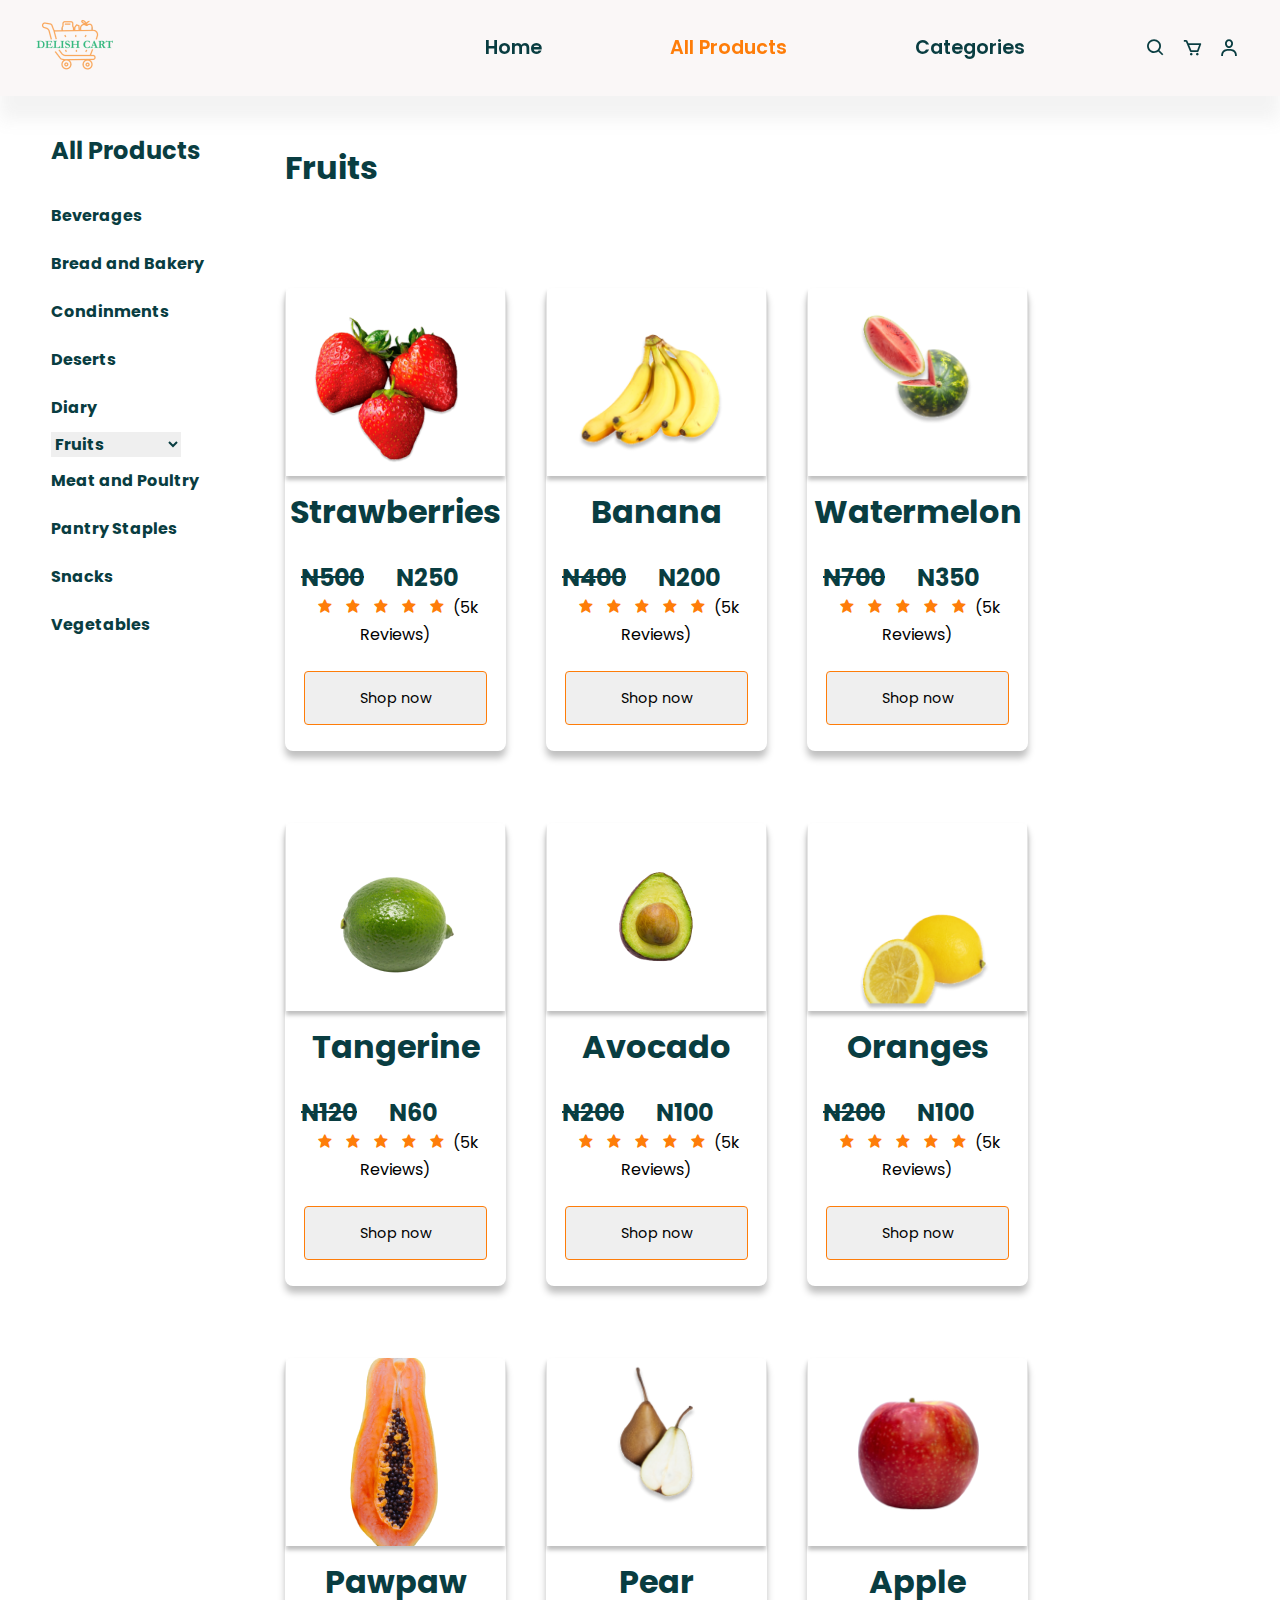
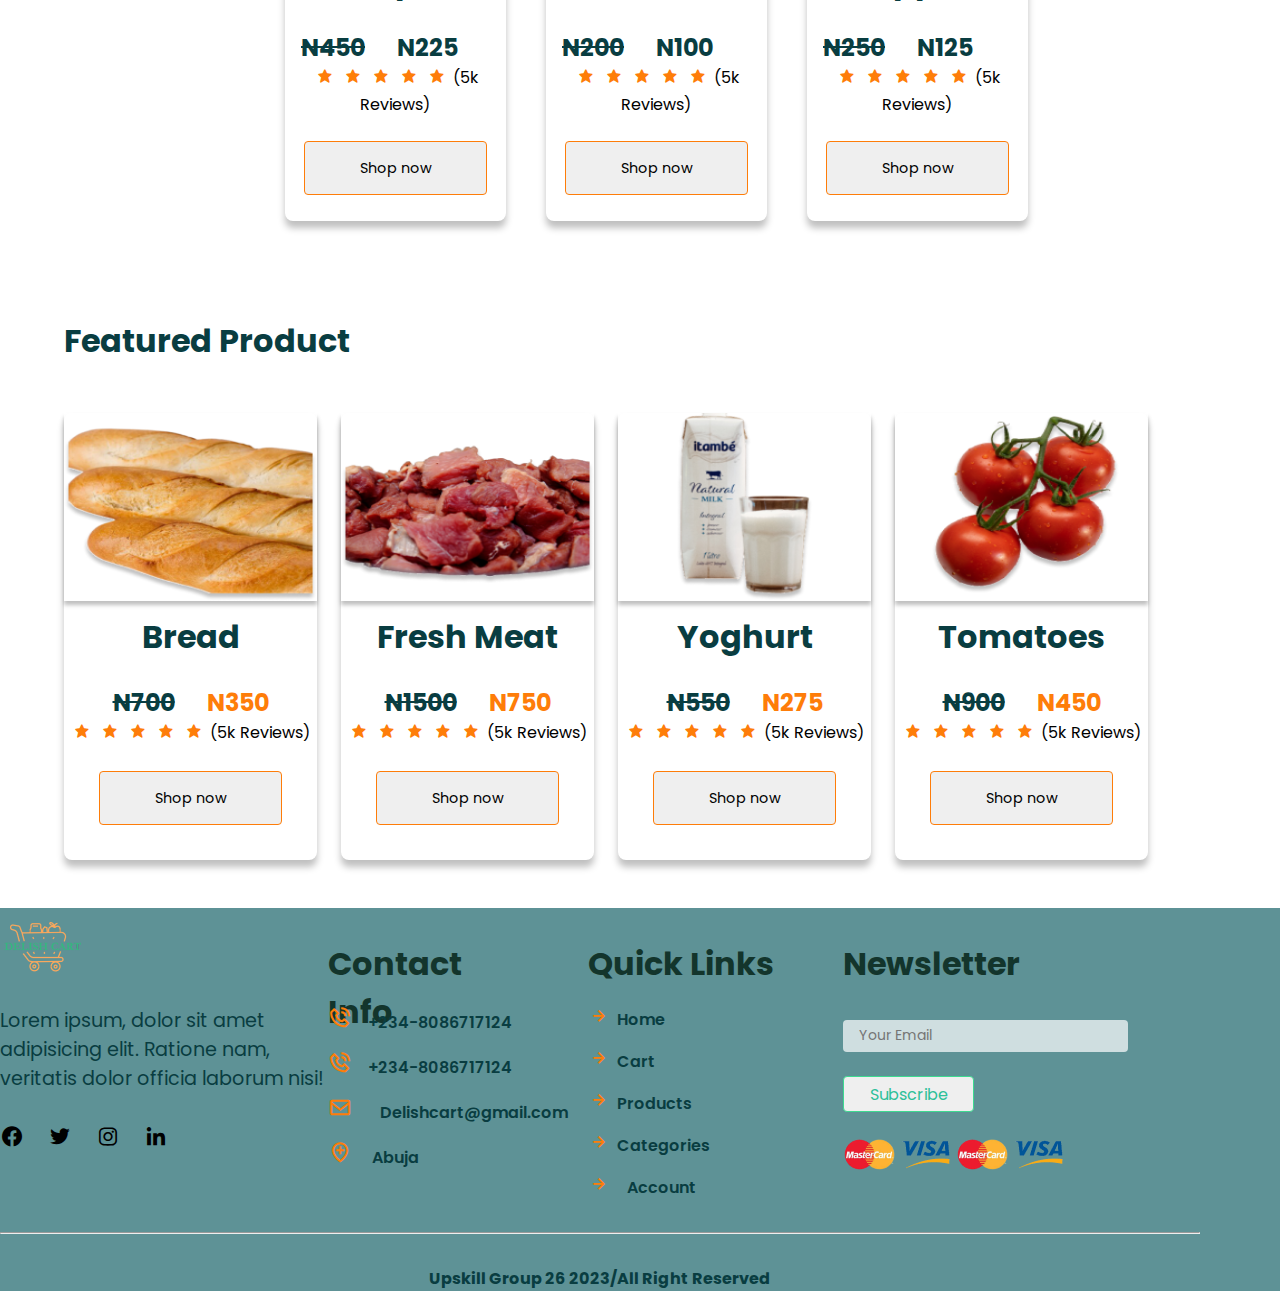
<file: all products.html>
<!DOCTYPE html>
<html lang="en">
<head>
    <meta charset="UTF-8">
    <meta name="viewport" content="width=device-width, initial-scale=1.0">
    <title>Grocery Store</title>
    <link href='https://unpkg.com/boxicons@2.1.4/css/boxicons.min.css' rel='stylesheet'>
<link rel="stylesheet" href="style.css">
</head>
<body>

    <!-- ========== Header Section ========= -->

    <section id="header">
        <a href=""><img src="/product-img/Delish-cart 1.png" alt="" class="logo"></a>
        <i class='bx bx-menu' id="menu-icon"></i>
        <div id="navbar">
            <ul>
                <li><a href="Home">Home</a></li>
                <li><a href="all products.html" class="active">All Products</a></li>
                <li><a href="Categories.html">Categories</a></li>

                <a href=""><i class='bx bx-search'></i></a>
                <a href=""><i class='bx bx-cart'></i></a>
                <a href=""><i class='bx bx-user'></i></a>
                
            </ul>
           
        </div>
       
    </section>

    <!-- ============= All Products Section ============== -->
<section id="products">
    
    <div class="all-prodt">
        <div class="prodt-lists">
            <h5>All Products</h5>
            <ul>
                <li><a href="">Beverages</a></li>
                <li><a href="">Bread and Bakery</a></li>
                <li><a href="">Condinments</a></li>
                <li><a href="">Deserts</a></li>
                <li><a href="">Diary</a></li>

                
                <select name="" id="">
                    <a href=""><option value="">Fruits</option></a>
                    <a href=""><option value="">Apple</option></a>
                    <a href=""><option value="">Banana</option></a>
                    <a href=""><option value="">Strawberries</option></a>
                    
                </select>
                <li><a href="">Meat and Poultry</a></li>
                <li><a href="">Pantry Staples</a></li>
                <li><a href="">Snacks</a></li>
                <li><a href="">Vegetables</a></li>

            </ul>
        </div>
    </div>
    <div>
        <h4>Fruits</h4>
    
    <div class="collections">
      
        
        <div class="prodt-wrapper" onclick="window.location.href='product details.html';">
          
            <div class="prodt-box1">
                <div class="prodt-box2">
            <img src="/product-img/strawberries.png" alt="" class="prodt-img">
            <div class="prodt-details">
                <h5>Strawberries</h5>
                <div class="prodt-rate">
                    <div>
                <h5><strike>N500</strike></h5> <span><h5>N250</h5></span>
            </div>
                <span>
                    <i class='bx bxs-star'></i>
                    <i class='bx bxs-star'></i>
                    <i class='bx bxs-star'></i>
                    <i class='bx bxs-star'></i>
                    <i class='bx bxs-star'></i>
                </span>
                <caption>(5k Reviews)</caption>
            </div>
            <button>Shop now</button>
            </div>
        </div>

        
        </div>

        
        </div>

        <div class="prodt-wrapper">
            <div class="prodt-box1">
                <div class="prodt-box2">
            <img src="/product-img/banana.png" alt="" class="prodt-img">
            <div class="prodt-details">
                <h5>Banana</h5>
                <div class="prodt-rate">
                    <div>
                <h5><strike>N400</strike></h5> <span><h5>N200</h5></span>
            </div>
                <span>
                    <i class='bx bxs-star'></i>
                    <i class='bx bxs-star'></i>
                    <i class='bx bxs-star'></i>
                    <i class='bx bxs-star'></i>
                    <i class='bx bxs-star'></i>
                </span>
                <caption>(5k Reviews)</caption>
            </div>
            <button>Shop now</button>
            </div>
        </div>

        
        </div>

        
        </div>

        <div class="prodt-wrapper">
            <div class="prodt-box1">
                <div class="prodt-box2">
            <img src="/product-img/water-melon.png" alt="" class="prodt-img">
            <div class="prodt-details">
                <h5>Watermelon</h5>
                <div class="prodt-rate">
                    <div>
                <h5><strike>N700</strike></h5> <span><h5>N350</h5></span>
            </div>
                <span>
                    <i class='bx bxs-star'></i>
                    <i class='bx bxs-star'></i>
                    <i class='bx bxs-star'></i>
                    <i class='bx bxs-star'></i>
                    <i class='bx bxs-star'></i>
                </span>
                <caption>(5k Reviews)</caption>
            </div>
            <button>Shop now</button>
            </div>
        </div>

        
        </div>

        
        </div>

        <div class="prodt-wrapper">
            <div class="prodt-box1">
                <div class="prodt-box2">
            <img src="/product-img/tangerine.png" alt="" class="prodt-img">
            <div class="prodt-details">
                <h5>Tangerine</h5>
                <div class="prodt-rate">
                    <div>
                <h5><strike>N120</strike></h5> <span><h5>N60</h5></span>
            </div>
                <span>
                    <i class='bx bxs-star'></i>
                    <i class='bx bxs-star'></i>
                    <i class='bx bxs-star'></i>
                    <i class='bx bxs-star'></i>
                    <i class='bx bxs-star'></i>
                </span>
                <caption>(5k Reviews)</caption>
            </div>
            <button>Shop now</button>
            </div>
        </div>

        
        </div>

        
        </div>

        <div class="prodt-wrapper">
            <div class="prodt-box1">
                <div class="prodt-box2">
            <img src="/product-img/avocado.png" alt="" class="prodt-img">
            <div class="prodt-details">
                <h5>Avocado</h5>
                <div class="prodt-rate">
                    <div>
                <h5><strike>N200</strike></h5> <span><h5>N100</h5></span>
            </div>
                <span>
                    <i class='bx bxs-star'></i>
                    <i class='bx bxs-star'></i>
                    <i class='bx bxs-star'></i>
                    <i class='bx bxs-star'></i>
                    <i class='bx bxs-star'></i>
                </span>
                <caption>(5k Reviews)</caption>
            </div>
            <button>Shop now</button>
            </div>
        </div>

        
        </div>

        
        </div>

        <div class="prodt-wrapper">
            <div class="prodt-box1">
                <div class="prodt-box2">
            <img src="/product-img/orange.png" alt="" class="prodt-img">
            <div class="prodt-details">
                <h5>Oranges</h5>
                <div class="prodt-rate">
                    <div>
                <h5><strike>N200</strike></h5> <span><h5>N100</h5></span>
            </div>
                <span>
                    <i class='bx bxs-star'></i>
                    <i class='bx bxs-star'></i>
                    <i class='bx bxs-star'></i>
                    <i class='bx bxs-star'></i>
                    <i class='bx bxs-star'></i>
                </span>
                <caption>(5k Reviews)</caption>
            </div>
            <button>Shop now</button>
            </div>
        </div>

        
        </div>

        
        </div>

        <div class="prodt-wrapper">
            <div class="prodt-box1">
                <div class="prodt-box2">
            <img src="/product-img/paw-paw.png" alt="" class="prodt-img">
            <div class="prodt-details">
                <h5>Pawpaw</h5>
                <div class="prodt-rate">
                    <div>
                <h5><strike>N450</strike></h5> <span><h5>N225</h5></span>
            </div>
                <span>
                    <i class='bx bxs-star'></i>
                    <i class='bx bxs-star'></i>
                    <i class='bx bxs-star'></i>
                    <i class='bx bxs-star'></i>
                    <i class='bx bxs-star'></i>
                </span>
                <caption>(5k Reviews)</caption>
            </div>
            <button>Shop now</button>
            </div>
        </div>

        
        </div>

        
        </div>

        <div class="prodt-wrapper">
            <div class="prodt-box1">
                <div class="prodt-box2">
            <img src="/product-img/pear.png" alt="" class="prodt-img">
            <div class="prodt-details">
                <h5>Pear</h5>
                <div class="prodt-rate">
                    <div>
                <h5><strike>N200</strike></h5> <span><h5>N100</h5></span>
            </div>
                <span>
                    <i class='bx bxs-star'></i>
                    <i class='bx bxs-star'></i>
                    <i class='bx bxs-star'></i>
                    <i class='bx bxs-star'></i>
                    <i class='bx bxs-star'></i>
                </span>
                <caption>(5k Reviews)</caption>
            </div>
            <button>Shop now</button>
            </div>
        </div>

        
        </div>

        
        </div>

        <div class="prodt-wrapper">
            <div class="prodt-box1">
                <div class="prodt-box2">
            <img src="/product-img/apple.png" alt="" class="prodt-img">
            <div class="prodt-details">
                <h5>Apple</h5>
                <div class="prodt-rate">
                    <div>
                <h5><strike>N250</strike></h5> <span><h5>N125</h5></span>
            </div>
                <span>
                    <i class='bx bxs-star'></i>
                    <i class='bx bxs-star'></i>
                    <i class='bx bxs-star'></i>
                    <i class='bx bxs-star'></i>
                    <i class='bx bxs-star'></i>
                </span>
                <caption>(5k Reviews)</caption>
            </div>
            <button>Shop now</button>
            </div>
        </div>

        
        </div>

        
        </div>

    </div>
    </div>
</section>
    <!-- ============= Featured product section ============ -->

    <section id="featured">
        <div>
        <h4>Featured Product</h4>
        <div class="featured-prodt">
            <div class="prodt-box1">
                <div class="prodt-box2">
            <img src="/product-img/fresh-bk.png" alt="" class="prodt-img">
            <div class="prodt-details">
                <h5>Bread</h5>
                <div class="prodt-rate">
                    <div>
                <h5><strike>N700</strike></h5> <span><h5>N350</h5></span>
            </div>
                <span>
                    <i class='bx bxs-star'></i>
                    <i class='bx bxs-star'></i>
                    <i class='bx bxs-star'></i>
                    <i class='bx bxs-star'></i>
                    <i class='bx bxs-star'></i>
                </span>
                <caption>(5k Reviews)</caption>
            </div>
            <button>Shop now</button>
            </div>
        </div>

        
        </div>

        <div class="prodt-box1">
            <div class="prodt-box2">
        <img src="/product-img/fresh-meat.png" alt="" class="prodt-img">
        <div class="prodt-details">
            <h5>Fresh Meat</h5>
            <div class="prodt-rate">
                <div>
            <h5><strike>N1500</strike></h5> <span><h5>N750</h5></span>
        </div>
            <span>
                <i class='bx bxs-star'></i>
                <i class='bx bxs-star'></i>
                <i class='bx bxs-star'></i>
                <i class='bx bxs-star'></i>
                <i class='bx bxs-star'></i>
            </span>
            <caption>(5k Reviews)</caption>
        </div>
        <button>Shop now</button>
        </div>
    </div>

    
    </div>
    <div class="prodt-box1">
        <div class="prodt-box2">
    <img src="/product-img/prod1.png" alt="" class="prodt-img">
    <div class="prodt-details">
        <h5>Yoghurt</h5>
        <div class="prodt-rate">
            <div>
        <h5><strike>N550</strike></h5> <span><h5>N275</h5></span>
    </div>
        <span>
            <i class='bx bxs-star'></i>
            <i class='bx bxs-star'></i>
            <i class='bx bxs-star'></i>
            <i class='bx bxs-star'></i>
            <i class='bx bxs-star'></i>
        </span>
        <caption>(5k Reviews)</caption>
    </div>
    <button>Shop now</button>
    </div>
</div>


</div>
<div class="prodt-box1">
    <div class="prodt-box2">
<img src="/product-img/prod3.png" alt="" class="prodt-img">
<div class="prodt-details">
    <h5>Tomatoes</h5>
    <div class="prodt-rate">
        <div>
    <h5><strike>N900</strike></h5> <span><h5>N450</h5></span>
</div>
    <span>
        <i class='bx bxs-star'></i>
        <i class='bx bxs-star'></i>
        <i class='bx bxs-star'></i>
        <i class='bx bxs-star'></i>
        <i class='bx bxs-star'></i>
    </span>
    <caption>(5k Reviews)</caption>
</div>
<button>Shop now</button>
</div>
</div>


</div>

                
        </div>
        </div>
    </section>

    <!-- ========== Footer section ============ -->


    <footer>
        <div class="prodt-footer">
    <div class="social">
        <img src="/product-img/Delish-cart 1.png" alt="">
        <p>Lorem ipsum, dolor sit amet <br> adipisicing elit. Ratione nam, <br>
            veritatis dolor officia laborum nisi!
        </p>
        <div class="social-icon">
            <i class='bx bxl-facebook-circle' ></i>
            <i class='bx bxl-twitter' ></i>
            <i class='bx bxl-instagram' ></i>
            <i class='bx bxl-linkedin' ></i>
        </div>
</div>
        <div class="contact">
            <h4>Contact Info</h4>
            <div class="info">
            <i class='bx bx-phone-call'><a href="">+234-8086717124</a></i>
            <i class='bx bx-phone-call'><a href="">+234-8086717124</a></i>
             <i class='bx bx-envelope' > <a href="">Delishcart@gmail.com</a></i>
          <i class='bx bx-location-plus'><a href=""> Abuja</a></i>
           
        </div>
        </div>

        <div class="links">
            <h4>Quick Links</h4>
            <div class="link-info">
                <i class='bx bx-right-arrow-alt' ><a href="">Home</a></i>
             <i class='bx bx-right-arrow-alt'><a href="">Cart</a></i>
            <i class='bx bx-right-arrow-alt'><a href="">Products</a></i>
            <i class='bx bx-right-arrow-alt'><a href="">Categories</a></i>
            <i class='bx bx-right-arrow-alt'> <a href="">Account</a></i>
            </div>
        </div>

        <div class="news-letter">
            <h5>Newsletter</h5>
            <div class="sub-news">
            <input type="email" placeholder="Your Email" required>
            <button>Subscribe</button>
            <div class="card-img">
                <img src="/product-img/mastercard.png" alt="">
                <img src="/product-img/visa.png" alt="">
                <img src="/product-img/mastercard.png" alt="">
                <img src="/product-img/visa.png" alt="">
            </div>
        </div>
        
        </div>
        <hr>
        <h6 class="text">Upskill Group 26 2023/All Right Reserved</h6>
        </div>
</footer>
    
        
    

<script src="/js/script.js"></script>
</body>
</html>
</file>
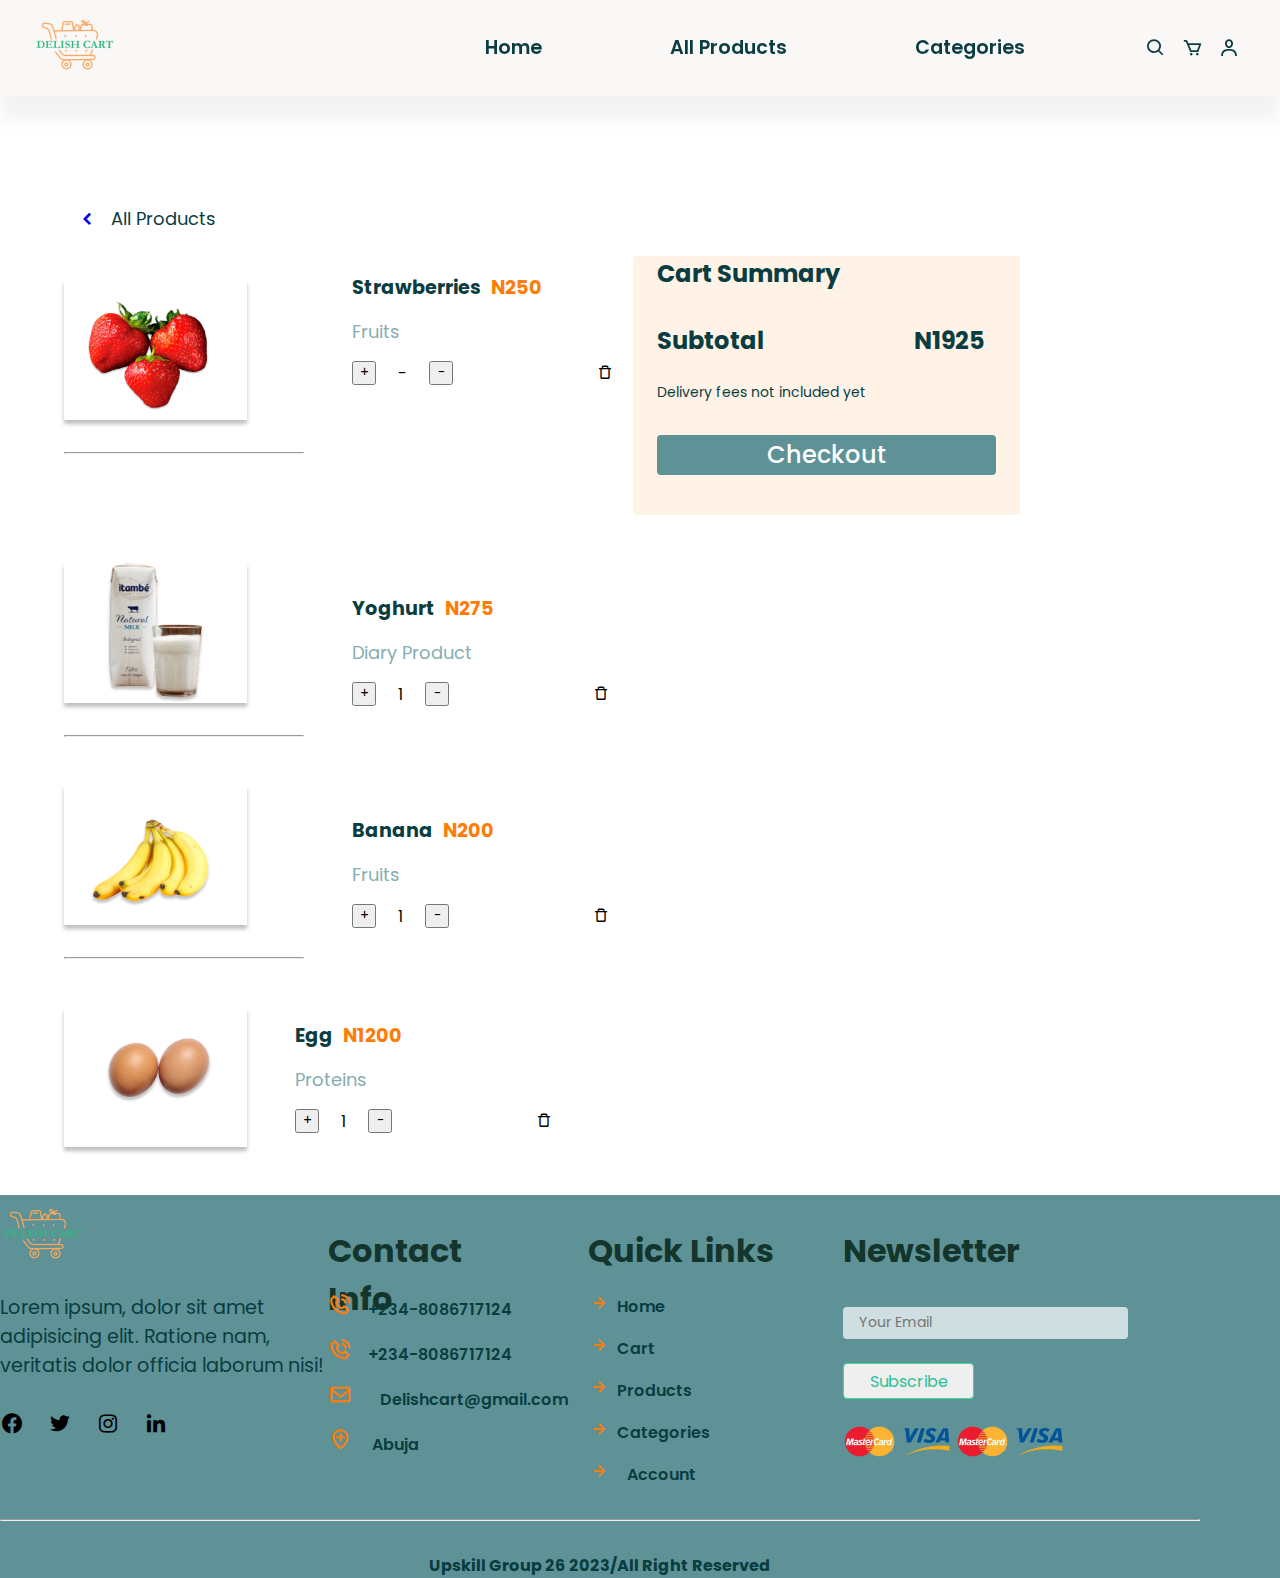
<file: cart.html>
<!DOCTYPE html>
<html lang="en">
<head>
    <meta charset="UTF-8">
    <meta name="viewport" content="width=device-width, initial-scale=1.0">
    <title>Grocery Store</title>
    <link href='https://unpkg.com/boxicons@2.1.4/css/boxicons.min.css' rel='stylesheet'>
<link rel="stylesheet" href="style.css">
</head>
<body>

    <!-- ========== Header Section ========= -->

    <section id="header">
        <a href=""><img src="/product-img/Delish-cart 1.png" alt="" class="logo"></a>
        <i class='bx bx-menu' id="menu-icon"></i>
        <div id="navbar">
            <ul>
                <li><a href="Home">Home</a></li>
                <li><a href="All Products">All Products</a></li>
                <li><a href="Categories">Categories</a></li>

                <a href=""><i class='bx bx-search'></i></a>
                <a href="cart.html" class="active"><i class='bx bx-cart'></i></a>
                
                <a href=""><i class='bx bx-user'></i></a>
                
            </ul>
        </div>
       
    </section>

    <!-- =========== Cart section ========== -->

<section id="cart">

<div class="cart-add">
    <div class="back-btn">
        <div>
            <a href="all products.html"><i class='bx bxs-chevron-left'></i></a>
        </div>
        <div>
            <h4>All Products</h4>
        </div>
   </div>
    
    <img src="/product-img/strawberries.png" alt="">
    <hr>
    </div>
<div class="cart-detail">
    <div class="price">
        <h5>Strawberries</h5>
        <div> <h4>N250</h4></div>
        </div>
        <p>Fruits</p>
        <div class="btn1">
        <div class="btn2">
            
            <button>+</button>
            <caption>-</caption>
            <button>-</button>
            </div>
            <div>
                <i class='bx bx-trash-alt'></i>
                </div>
               
    </div>
    
    </div> 
    
    
</div>



<div class="sum">

    <h5>Cart Summary</h5>
    <div class="cart-sum">
        <div class="sub-total">
        <div>
           <h5>Subtotal</h5> 
        </div>
        <div>
            <h5>N1925</h5>
        </div>
        </div>
        <p>Delivery fees not included yet</p>
    </div>
    <button>Checkout</button>
</div>

</section>



<section id="cart">

    <div class="cart-add">
    
       
        <img src="/product-img/prod1.png" alt="">
        <hr>
        </div>
    <div class="cart-detail">
        <div class="price">
            <h5>Yoghurt</h5>
            <div> <h4>N275</h4></div>
            </div>
            <p>Diary Product</p>
            <div class="btn1">
            <div class="btn2">
                
                <button>+</button>
                <caption>1</caption>
                <button>-</button>
                </div>
                <div>
                    <i class='bx bx-trash-alt'></i>
                    </div>
                   
        </div>
        
        </div> 
        
        
    </div>
    
    
  
    
    </section>
    
    
<section id="cart">

    <div class="cart-add">
    
       
        <img src="/product-img/banana.png" alt="">
        <hr>
        </div>
    <div class="cart-detail">
        <div class="price">
            <h5>Banana</h5>
            <div> <h4>N200</h4></div>
            </div>
            <p>Fruits</p>
            <div class="btn1">
            <div class="btn2">
                
                <button>+</button>
                <caption>1</caption>
                <button>-</button>
                </div>
                <div>
                    <i class='bx bx-trash-alt'></i>
                    </div>
                   
        </div>
        
        </div> 
        
        
    </div>
    
    
    
    
    </section>

    
<section id="cart">

    <div class="cart-add">
    
       
        <img src="/product-img/prod2.png" alt="">
        </div>
    <div class="cart-detail">
        <div class="price">
            <h5>Egg</h5>
            <div> <h4>N1200</div>
            </div>
            <p>Proteins</p>
            <div class="btn1">
            <div class="btn2">
                
                <button>+</button>
                <caption>1</caption>
                <button>-</button>
                </div>
                <div>
                    <i class='bx bx-trash-alt'></i>
                    </div>
                   
        </div>
        
        </div> 
        
        
    </div>
    
    
    
    
    </section>
    <!-- ========== Footer section ============ -->

    
        <footer>
            <div class="prodt-footer">
        <div class="social">
            <img src="/product-img/Delish-cart 1.png" alt="">
            <p>Lorem ipsum, dolor sit amet <br> adipisicing elit. Ratione nam, <br>
                veritatis dolor officia laborum nisi!
            </p>
            <div class="social-icon">
                <i class='bx bxl-facebook-circle' ></i>
                <i class='bx bxl-twitter' ></i>
                <i class='bx bxl-instagram' ></i>
                <i class='bx bxl-linkedin' ></i>
            </div>
</div>
            <div class="contact">
                <h4>Contact Info</h4>
                <div class="info">
                <i class='bx bx-phone-call'><a href="">+234-8086717124</a></i>
                <i class='bx bx-phone-call'><a href="">+234-8086717124</a></i>
                 <i class='bx bx-envelope' > <a href="">Delishcart@gmail.com</a></i>
              <i class='bx bx-location-plus'><a href=""> Abuja</a></i>
               
            </div>
            </div>

            <div class="links">
                <h4>Quick Links</h4>
                <div class="link-info">
                    <i class='bx bx-right-arrow-alt' ><a href="">Home</a></i>
                 <i class='bx bx-right-arrow-alt'><a href="">Cart</a></i>
                <i class='bx bx-right-arrow-alt'><a href="">Products</a></i>
                <i class='bx bx-right-arrow-alt'><a href="">Categories</a></i>
                <i class='bx bx-right-arrow-alt'> <a href="">Account</a></i>
                </div>
            </div>

            <div class="news-letter">
                <h5>Newsletter</h5>
                <div class="sub-news">
                <input type="email" placeholder="Your Email" required>
                <button>Subscribe</button>
                <div class="card-img">
                    <img src="/product-img/mastercard.png" alt="">
                    <img src="/product-img/visa.png" alt="">
                    <img src="/product-img/mastercard.png" alt="">
                    <img src="/product-img/visa.png" alt="">
                </div>
            </div>
            
            </div>
            <hr>
            <h6 class="text">Upskill Group 26 2023/All Right Reserved</h6>
            </div>
   </footer>
<script src="/js/script.js"></script>
</body>
</html>
</file>
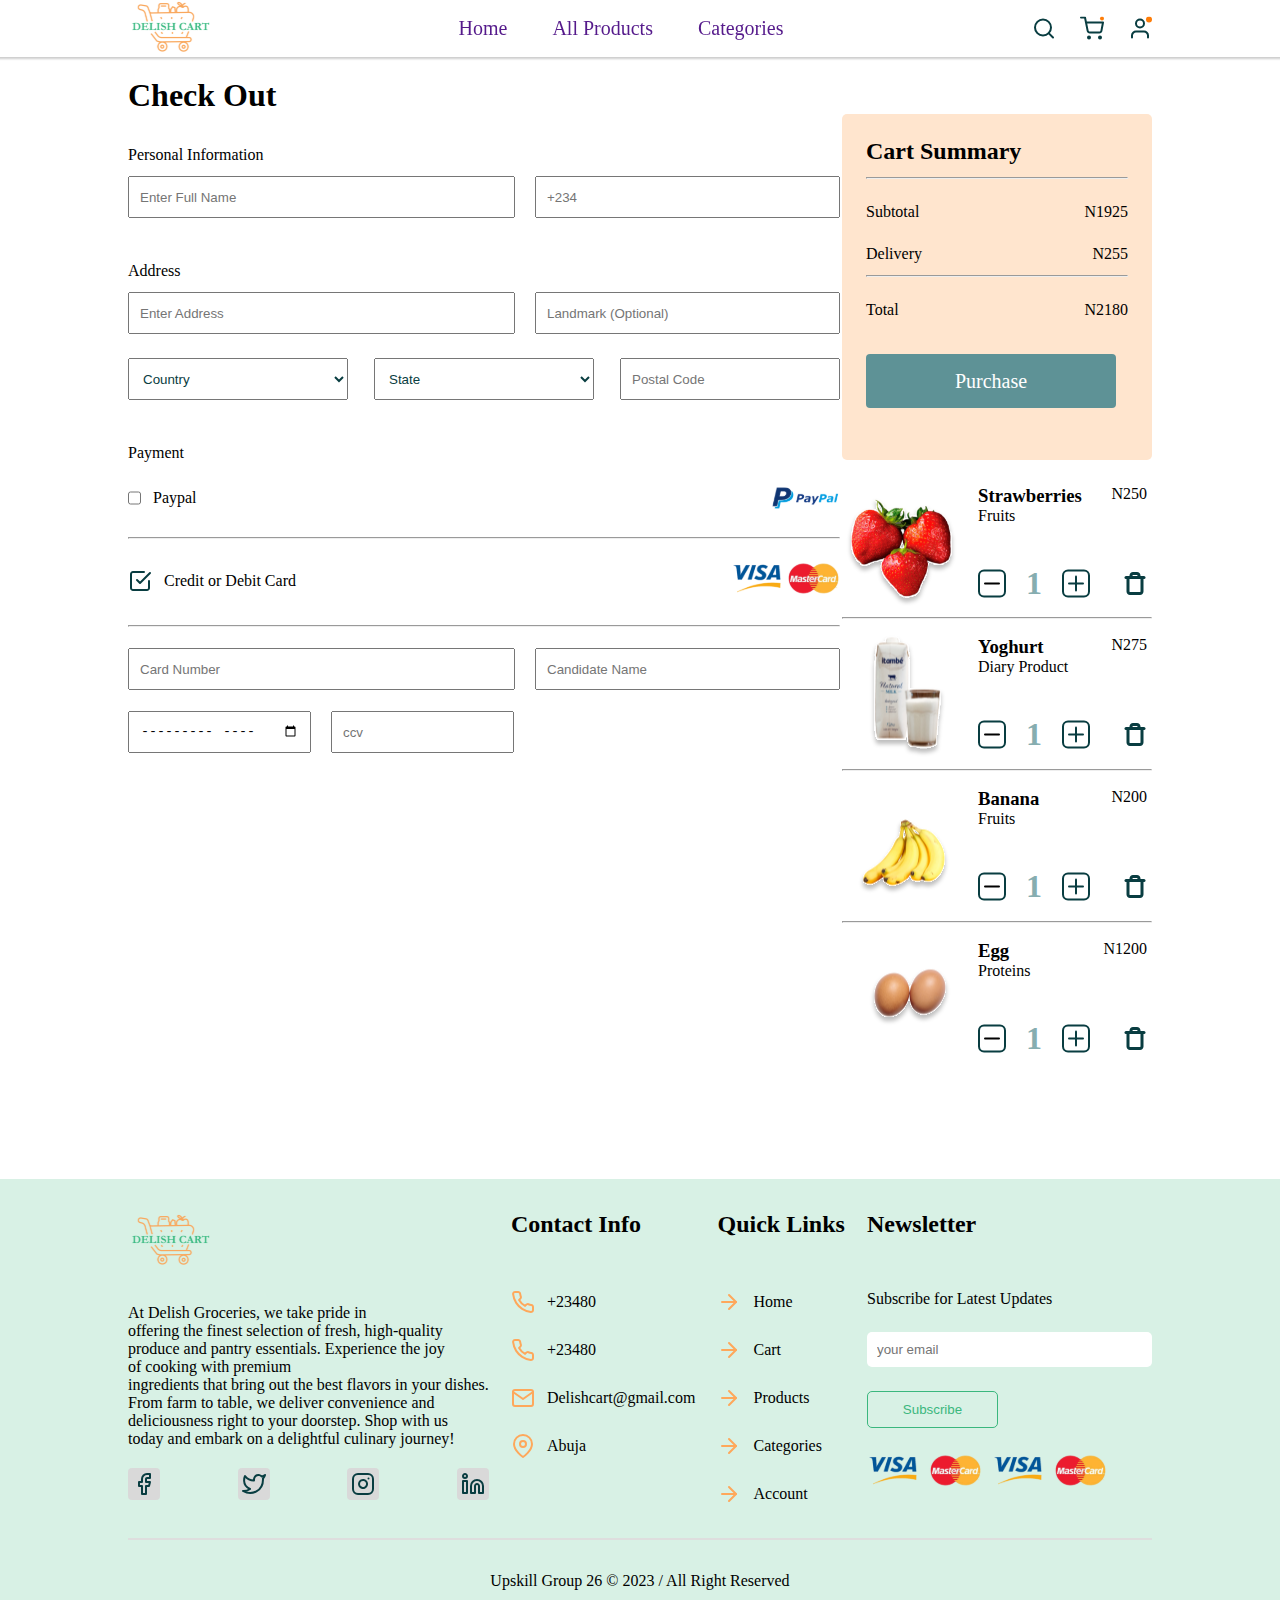
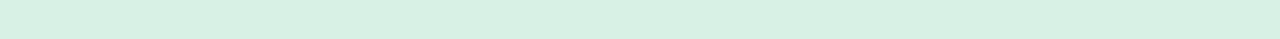
<file: checkout.html>
<!DOCTYPE html>
<html lang="en">
<head>
    <meta charset="UTF-8">
    <meta name="viewport" content="width=device-width, initial-scale=1.0">
    <title>Document</title>
    <link rel="stylesheet" href="css/checkout.css">
    <link rel="icon" href="./images/Delish-cart 1.svg"/>
</head>
<body>
    <div class="overallContainer">
        <header>
            <nav>
              <div>
                <img src="./images/Delish-cart 1.svg" alt="">
              </div>
              <div class="listItems">
                <ul>
                  <li><a href="">Home</a></li>
                  <li><a href="">All Products</a></li>
                  <li class="category"><a href="">Categories</a></li>
                </ul>
              </div>
              <div class="logos">
                <img src="./images/search (1).svg" alt="">
                <img src="./images/shopping-cart.svg" alt="">
                <img src="./images/user.svg" alt="">
              </div>
            </nav>
          </header>

            <div class="checkoutContainer">
              <h1>Check Out</h1>
              <div class="subCheckout">

              <div class="cont1">
                <form action="">
                  <div class="subCont1">
                    <label for="">Personal Information</label>
                    <div class="personalInfoCont">
                      <input class="fullName" type="text" placeholder="Enter Full Name">
                      <input class="phoneNumber" type="number" placeholder="+234">
                    </div>
                    <div class="addressCont">
                      <label for="">Address</label>
                      <div class="personalInfoCont">
                        <input class="fullName" type="text" placeholder="Enter Address">
                        <input class="phoneNumber" type="text" placeholder="Landmark (Optional)">
                      </div>
                      <div class="countryCont">
                        <select name="" id="" class="countrySelect">
                          <option value="">Country</option>
                          <option value="">Afghanistan</option>
                          <option value="">Nigeria</option>
                          <option value="">United States</option>
                          <option value="">Poland</option>
                          <option value="">Croatia</option>
                          <option value="">United Kingdom</option>
                          <option value="">Australia</option>
                          <option value="">Canada</option>
                          <option value="">Egypt</option>
                        </select>

                        <select name="" id="" class="countrySelect">
                          <option value="">State</option>
                          <option value="">Imo</option>
                          <option value="">Abia</option>
                          <option value="">Enugu</option>
                          <option value="">Lagos</option>
                          <option value="">Anambra</option>
                          <option value="">Kogi</option>
                          <option value="">Kwara</option>
                          <option value="">Zamfra</option>
                        </select>
                        <input class="countrySelect" type="text" placeholder="Postal Code">
                      </div>

                    </div>
                    
                  </div>

                  <div class="cont2">
                      <label for="">Payment</label>
                      <div class="paypalCont">
                        <div class="check"><input type="checkbox"> <span>Paypal</span></div>
                        <img src="./images/paypal_logo.svg" alt="">
                      </div>
                      <hr class="payrule">
                      <div class="cardCont">
                        <div class="subCardCont1">
                          <div class="debit">
                            <svg width="24" height="24" viewBox="0 0 24 24" fill="none" xmlns="http://www.w3.org/2000/svg">
                              <path d="M21 12V19C21 19.5304 20.7893 20.0391 20.4142 20.4142C20.0391 20.7893 19.5304 21 19 21H5C4.46957 21 3.96086 20.7893 3.58579 20.4142C3.21071 20.0391 3 19.5304 3 19V5C3 4.46957 3.21071 3.96086 3.58579 3.58579C3.96086 3.21071 4.46957 3 5 3H16" fill="white"/>
                              <path d="M21 12V19C21 19.5304 20.7893 20.0391 20.4142 20.4142C20.0391 20.7893 19.5304 21 19 21H5C4.46957 21 3.96086 20.7893 3.58579 20.4142C3.21071 20.0391 3 19.5304 3 19V5C3 4.46957 3.21071 3.96086 3.58579 3.58579C3.96086 3.21071 4.46957 3 5 3H16" stroke="#093D41" stroke-width="2" stroke-linecap="round" stroke-linejoin="round"/>
                              <path d="M9 11L12 14L22 4" stroke="#093D41" stroke-width="2" stroke-linecap="round" stroke-linejoin="round"/>
                              </svg>
                              <span>Credit or Debit Card</span>
                          </div>
                          
                            <div>
                              <img src="./images/Rectangle 87.svg" alt="">
                              <img src="./images/Rectangle 88.svg" alt="">
                            </div>
                            
                        </div>
                        <hr class="payrule">
                        <div class="cardNum">
                          <input class="fullName" type="number" placeholder="Card Number">
                          <input class="phoneNumber" type="text" placeholder="Candidate Name">
                        </div>
                        <div class="monthCont">
                          <input class="monthInput" type="month" placeholder="mm/year">
                          <input class="ccvNumber" type="number" placeholder="ccv">
                        </div>
                      </div>
    
                  </div>

                </form>
              </div>

             
              <!-- writing the right side of the checkout that contains images -->

              <div class="cartSummaryContainer">
                <div class="smallCardDiv">
                  <h2>Cart Summary</h2>
                  <hr class="totalRule">
                  <div class="subTotalCont">
                    <p>Subtotal</p>
                    <p>N1925</p>
                  </div>

                  <div class="subTotalCont">
                    <p>Delivery</p>
                    <p>N255</p>
                  </div>
                  <hr class="totalRule">

                  <div class="subTotalCont">
                    <p>Total</p>
                    <p>N2180</p>
                  </div>

                  <div class="purchase">Purchase</div>

                </div>
                <!-- designing the check out items -->

                <div class="checkoutItemsCont">
                  <div class="strawberriesCont">
                    <div>
                      <img src="./images/Rectangle 65.svg" alt="">
                    </div>
                    <div class="addBerries">
                      <div class="straw">
                        <div>
                          <h3>Strawberries</h3>
                          <p>Fruits</p>
                        </div>
                        <p>N250</p>
                      </div>
                     
                      <div class="plusandMinusContainer">
                        <div class="minLogo">
                          <img src="./images/minus.svg" alt="">
                        <h1 class="itemNumber">1</h1>
                        <img src="./images/plus.svg" alt="">
                        </div>
                        <svg width="24" height="25" viewBox="0 0 24 25" fill="none" xmlns="http://www.w3.org/2000/svg">
                          <path d="M3 6.5H5H21" stroke="#093D41" stroke-width="3" stroke-linecap="round" stroke-linejoin="round"/>
                          <path d="M19 6.5V20.5C19 21.0304 18.7893 21.5391 18.4142 21.9142C18.0391 22.2893 17.5304 22.5 17 22.5H7C6.46957 22.5 5.96086 22.2893 5.58579 21.9142C5.21071 21.5391 5 21.0304 5 20.5V6.5M8 6.5V4.5C8 3.96957 8.21071 3.46086 8.58579 3.08579C8.96086 2.71071 9.46957 2.5 10 2.5H14C14.5304 2.5 15.0391 2.71071 15.4142 3.08579C15.7893 3.46086 16 3.96957 16 4.5V6.5" stroke="#093D41" stroke-width="3" stroke-linecap="round" stroke-linejoin="round"/>
                          </svg>
                      </div>

                    </div>
                  </div>
                  <hr>
                  <!-- design for yoghurt -->

                  <div class="strawberriesCont">
                    <div>
                      <img src="./images/Rectangle 68.svg" alt="">
                    </div>
                    <div class="addBerries">
                      <div class="straw">
                        <div>
                          <h3>Yoghurt</h3>
                          <p>Diary Product</p>
                        </div>
                        <p>N275</p>
                      </div>
                     
                      <div class="plusandMinusContainer">
                        <div class="minLogo">
                          <img src="./images/minus.svg" alt="">
                        <h1 class="itemNumber">1</h1>
                        <img src="./images/plus.svg" alt="">
                        </div>
                        <svg width="24" height="25" viewBox="0 0 24 25" fill="none" xmlns="http://www.w3.org/2000/svg">
                          <path d="M3 6.5H5H21" stroke="#093D41" stroke-width="3" stroke-linecap="round" stroke-linejoin="round"/>
                          <path d="M19 6.5V20.5C19 21.0304 18.7893 21.5391 18.4142 21.9142C18.0391 22.2893 17.5304 22.5 17 22.5H7C6.46957 22.5 5.96086 22.2893 5.58579 21.9142C5.21071 21.5391 5 21.0304 5 20.5V6.5M8 6.5V4.5C8 3.96957 8.21071 3.46086 8.58579 3.08579C8.96086 2.71071 9.46957 2.5 10 2.5H14C14.5304 2.5 15.0391 2.71071 15.4142 3.08579C15.7893 3.46086 16 3.96957 16 4.5V6.5" stroke="#093D41" stroke-width="3" stroke-linecap="round" stroke-linejoin="round"/>
                          </svg>
                      </div>

                    </div>
                  </div>
                  <hr>
                  <!-- design for banana -->

                  <div class="strawberriesCont">
                    <div>
                      <img src="./images/Rectangle 67.svg" alt="">
                    </div>
                    <div class="addBerries">
                      <div class="straw">
                        <div>
                          <h3>Banana</h3>
                          <p>Fruits</p>
                        </div>
                        <p>N200</p>
                      </div>
                     
                      <div class="plusandMinusContainer">
                        <div class="minLogo">
                          <img src="./images/minus.svg" alt="">
                        <h1 class="itemNumber">1</h1>
                        <img src="./images/plus.svg" alt="">
                        </div>
                        <svg width="24" height="25" viewBox="0 0 24 25" fill="none" xmlns="http://www.w3.org/2000/svg">
                          <path d="M3 6.5H5H21" stroke="#093D41" stroke-width="3" stroke-linecap="round" stroke-linejoin="round"/>
                          <path d="M19 6.5V20.5C19 21.0304 18.7893 21.5391 18.4142 21.9142C18.0391 22.2893 17.5304 22.5 17 22.5H7C6.46957 22.5 5.96086 22.2893 5.58579 21.9142C5.21071 21.5391 5 21.0304 5 20.5V6.5M8 6.5V4.5C8 3.96957 8.21071 3.46086 8.58579 3.08579C8.96086 2.71071 9.46957 2.5 10 2.5H14C14.5304 2.5 15.0391 2.71071 15.4142 3.08579C15.7893 3.46086 16 3.96957 16 4.5V6.5" stroke="#093D41" stroke-width="3" stroke-linecap="round" stroke-linejoin="round"/>
                          </svg>
                      </div>

                    </div>
                  </div>
                  <hr>
                  <!--  design for egg-->

                  <div class="strawberriesCont">
                    <div>
                      <img src="./images/Rectangle 69.svg" alt="">
                    </div>
                    <div class="addBerries">
                      <div class="straw">
                        <div>
                          <h3>Egg</h3>
                          <p>Proteins</p>
                        </div>
                        <p>N1200</p>
                      </div>
                     
                      <div class="plusandMinusContainer">
                        <div class="minLogo">
                          <img src="./images/minus.svg" alt="">
                        <h1 class="itemNumber">1</h1>
                        <img src="./images/plus.svg" alt="">
                        </div>
                        <svg width="24" height="25" viewBox="0 0 24 25" fill="none" xmlns="http://www.w3.org/2000/svg">
                          <path d="M3 6.5H5H21" stroke="#093D41" stroke-width="3" stroke-linecap="round" stroke-linejoin="round"/>
                          <path d="M19 6.5V20.5C19 21.0304 18.7893 21.5391 18.4142 21.9142C18.0391 22.2893 17.5304 22.5 17 22.5H7C6.46957 22.5 5.96086 22.2893 5.58579 21.9142C5.21071 21.5391 5 21.0304 5 20.5V6.5M8 6.5V4.5C8 3.96957 8.21071 3.46086 8.58579 3.08579C8.96086 2.71071 9.46957 2.5 10 2.5H14C14.5304 2.5 15.0391 2.71071 15.4142 3.08579C15.7893 3.46086 16 3.96957 16 4.5V6.5" stroke="#093D41" stroke-width="3" stroke-linecap="round" stroke-linejoin="round"/>
                          </svg>
                      </div>

                    </div>
                  </div>

                </div>
                
              </div>
            </div>

            </div>

            <!-- footer design -->
            <footer>
              <div class="footItems">
                <div class="allContact">
                  <div class="footItem1">
                      <div>
                          <img src="./images/Delish-cart 1.svg" alt="">
                      </div>
                      <p> At Delish Groceries, we take pride in <br> offering the finest
                        selection of fresh, high-quality <br> produce and pantry essentials.
                        Experience the joy <br> of cooking with premium <br> ingredients that
                        bring out the best flavors in your dishes. <br> From farm to table,
                        we deliver convenience and <br> deliciousness right to your doorstep.
                        Shop with us <br> today and embark on a delightful culinary journey!</p>
                          <div class="socials">
                              <img src="./images/Facebook.svg" alt="">
                              <img src="./images/Twitter.svg" alt="">
                              <img src="./images/instagram.svg" alt="">
                              <img src="./images/Indeed.svg" alt="">
                          </div>
                  </div>
                  <div class="footItem2">
                      <h2>Contact Info</h2>
                      <div class="footItem2SubDiv">
                      <div class="contactSubDiv1">
                        <img src="./images/phone.svg" alt="">
                        <p>+23480</p>
                      </div>
                      <div class="contactSubDiv">
                        <img src="./images/phone.svg" alt="">
                        <p>+23480</p>
                      </div>
                      <div class="contactSubDiv">
                        <img src="./images/mail.svg" alt="">
                        <p>Delishcart@gmail.com</p>
                      </div>
                      <div class="contactSubDiv">
                        <img src="./images/map-pin.svg" alt="">
                        <p>Abuja</p>
                      </div>
                    </div>
                      
                  </div>
                  <div class="footItem3">
                      <h2>Quick Links</h2>
                      <div class="footItem2SubDiv">
                      <div class="contactSubDiv1">
                        <img src="./images/arrow-right.svg" alt="">
                        <p>Home</p>
                      </div>
                      <div class="contactSubDiv">
                        <img src="./images/arrow-right.svg" alt="">
                        <p>Cart</p>
                      </div>
                      <div class="contactSubDiv">
                        <img src="./images/arrow-right.svg" alt="">
                        <p>Products</p>
                      </div>
                      <div class="contactSubDiv">
                        <img src="./images/arrow-right.svg" alt="">
                        <p>Categories</p>
                      </div>
                      <div class="contactSubDiv">
                        <img src="./images/arrow-right.svg" alt="">
                        <p>Account</p>
                      </div>
                    </div>
                  </div>
      
                  <div class="footItem4">
                      <h2>Newsletter</h2>
                      <div class="footItem2SubDiv">
                        <p>Subscribe for Latest Updates</p>
                        <form action="">
                          <input type="text" placeholder="your email">
                          <div>
                          <button>Subscribe</button>
                        </div>
                        </form>
                        <div class="cards">
                          <img src="./images/Rectangle 87.svg" alt="">
                          <img src="./images/Rectangle 88.svg" alt="">
                          <img src="./images/Rectangle 87.svg" alt="">
                          <img src="./images/Rectangle 88.svg" alt="">
      
                        </div>
                      </div>
                  </div>
                </div>
                 <div class="rule"></div>
                 <p class="copywright">Upskill Group 26 &copy 2023
                  /
                  All Right Reserved</p>
                  
              </div>
      
            </footer>












    </div>
    
</body>
</html>
</file>
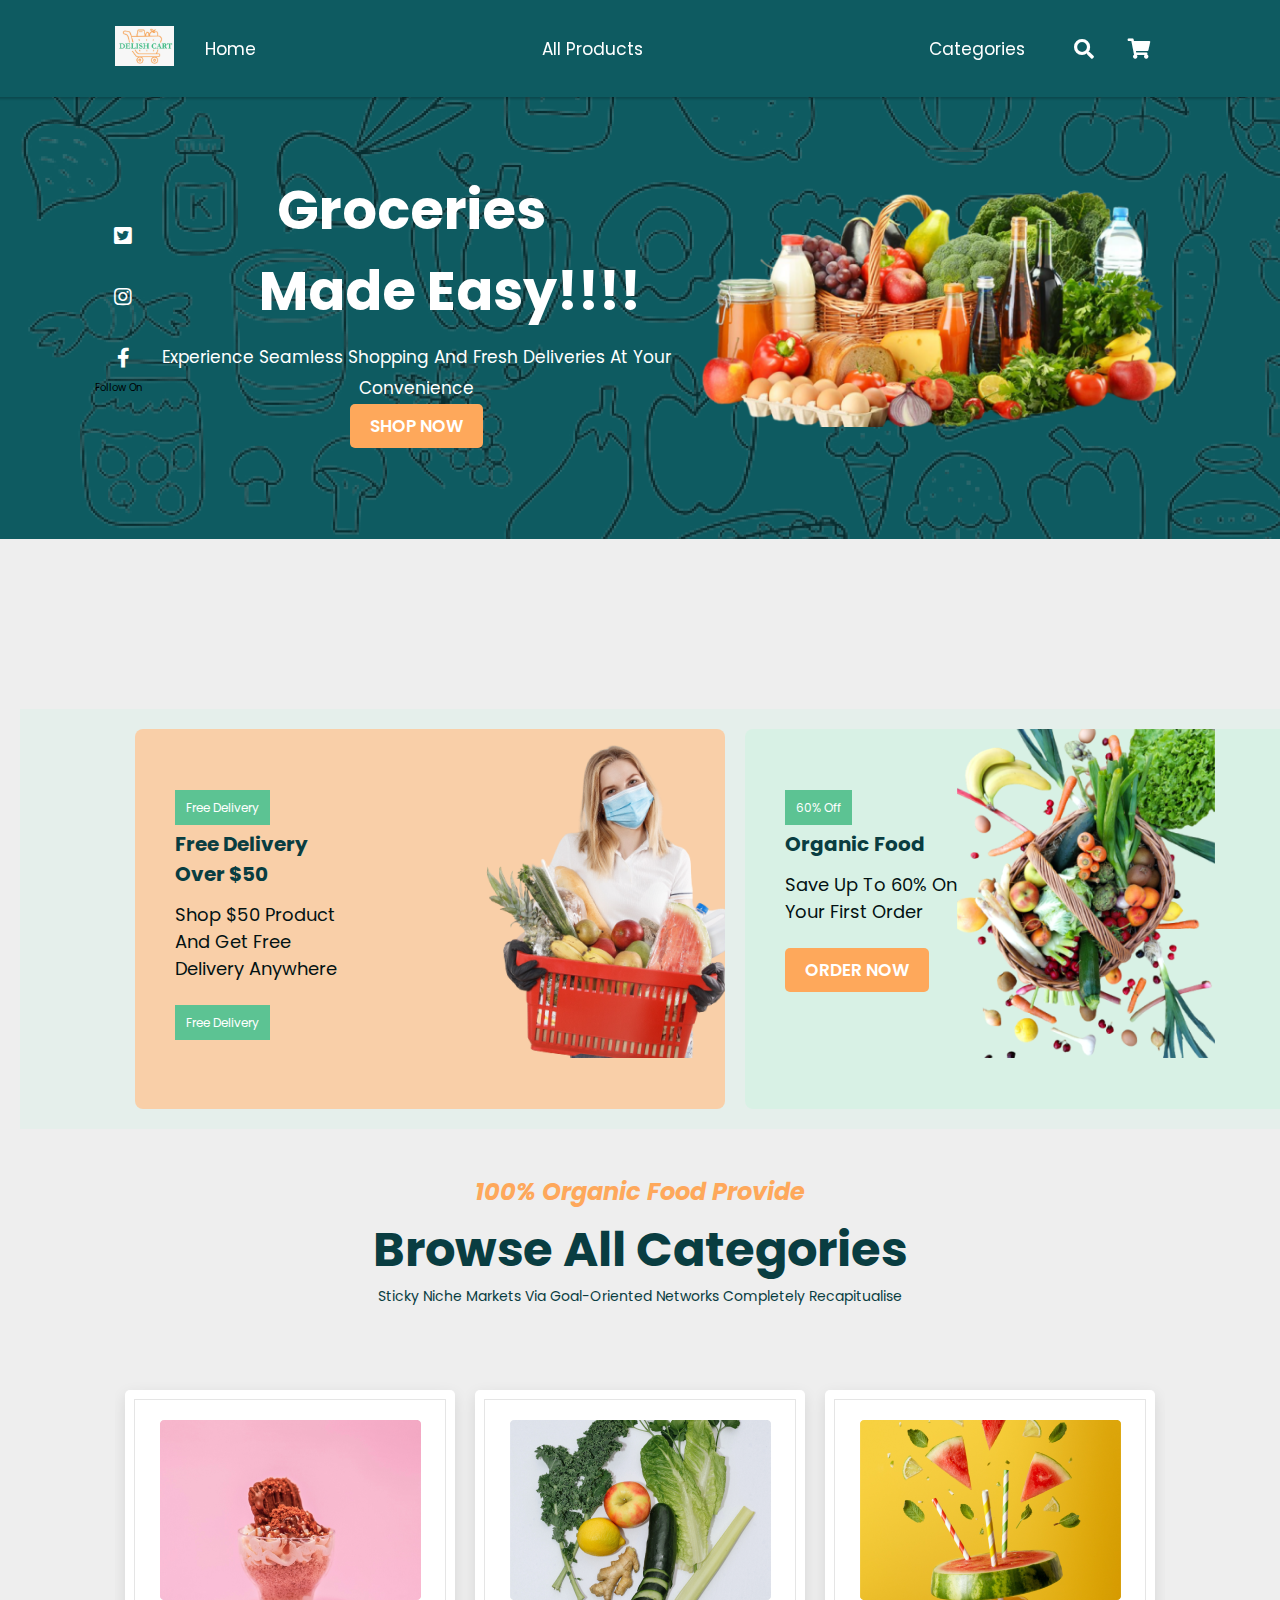
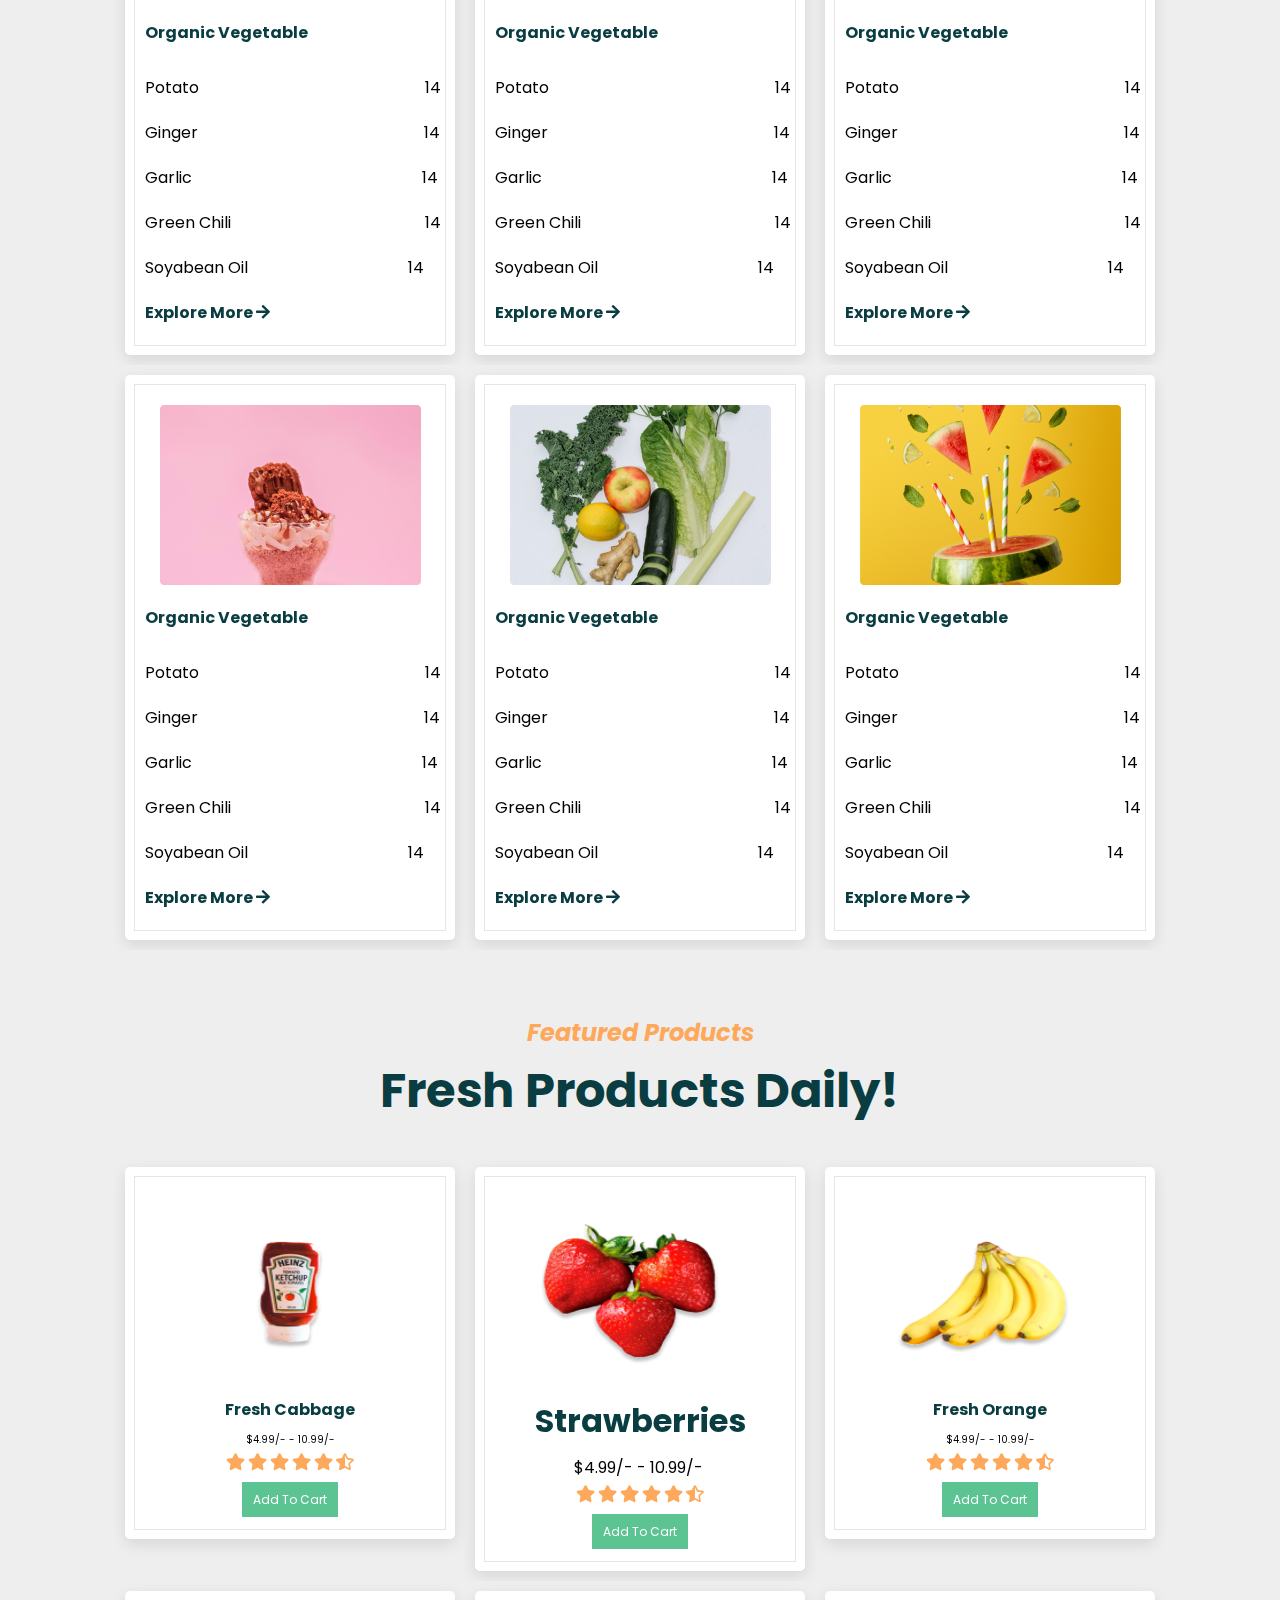
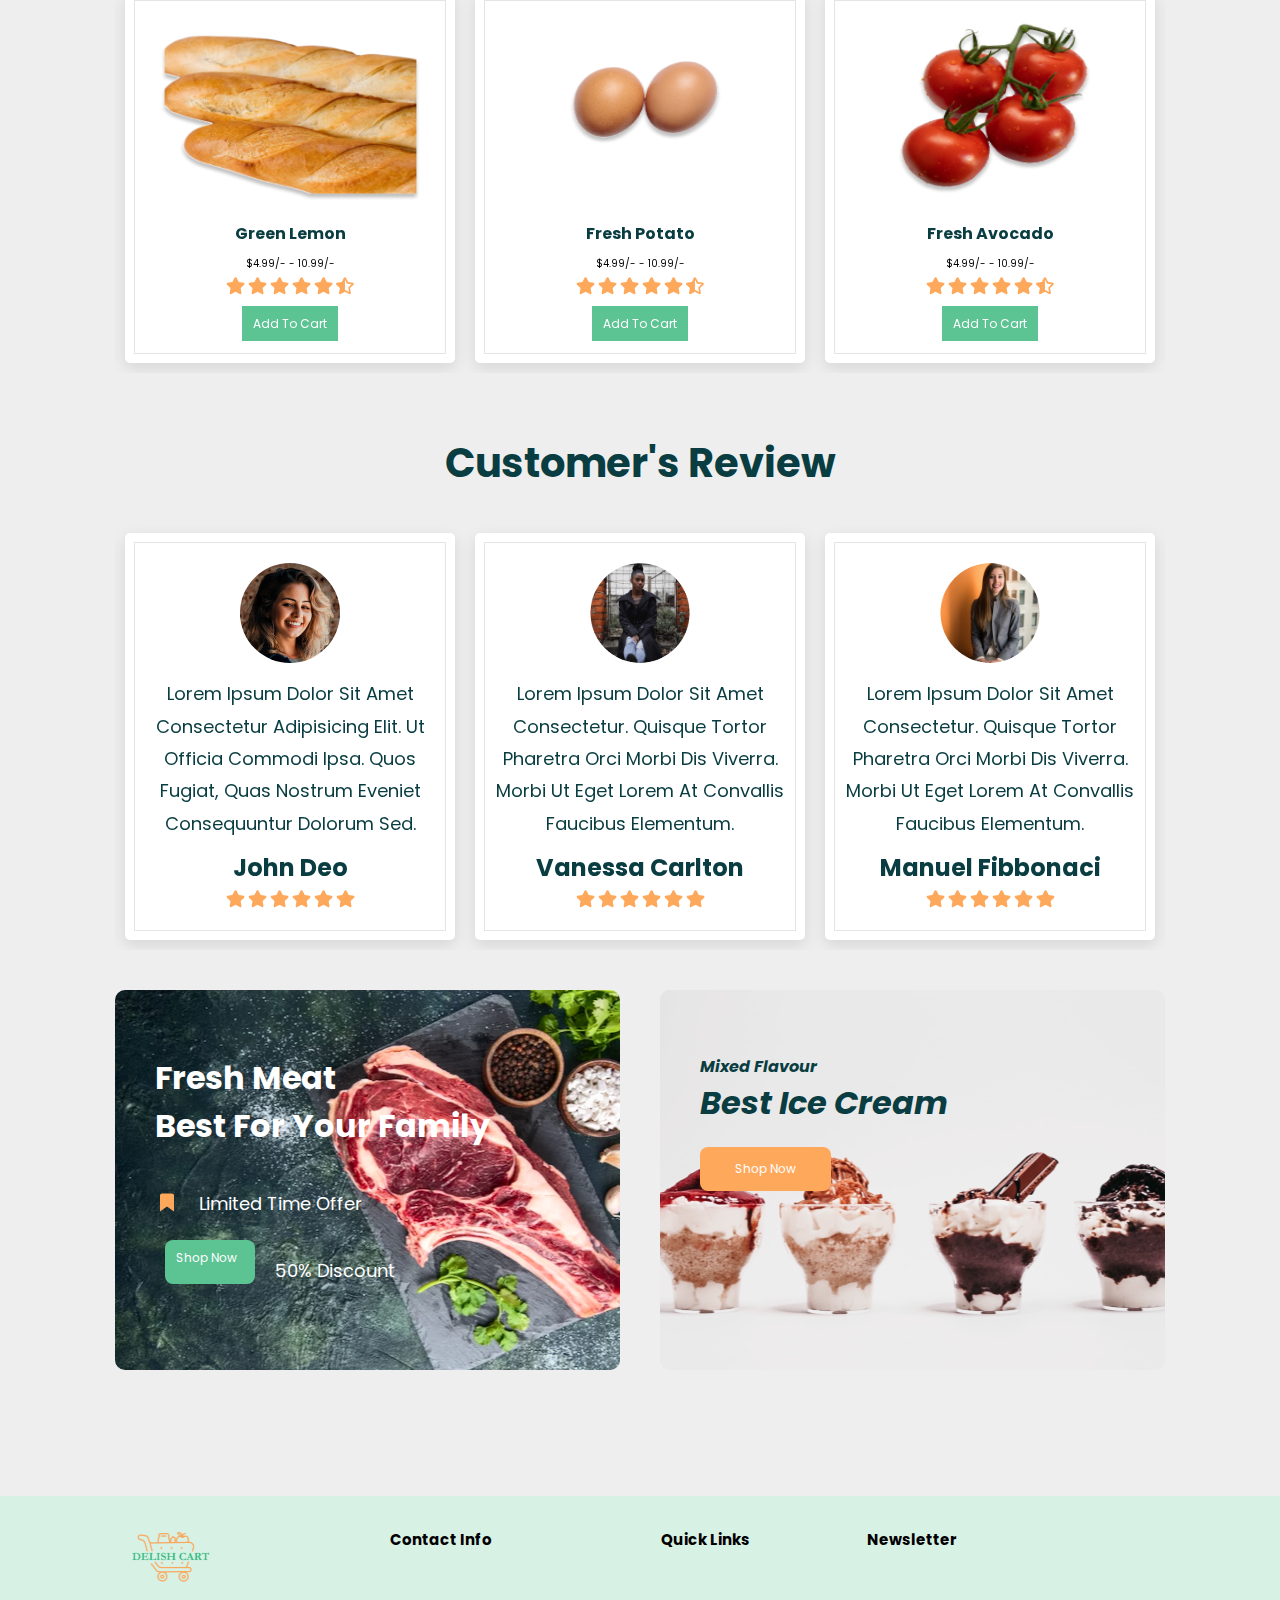
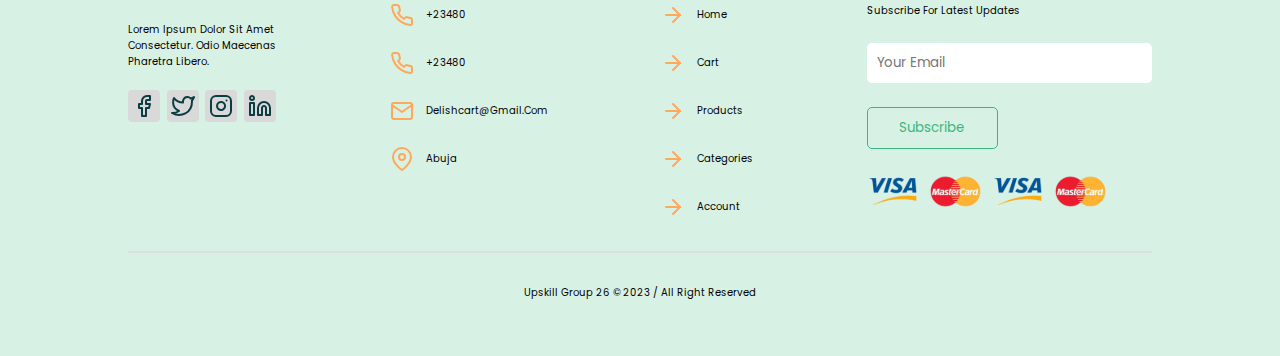
<file: home.html>
<!DOCTYPE html>
<html lang="en">
<head>
    <meta charset="UTF-8">
    <meta name="viewport" content="width=device-width, initial-scale=1.0">
    <title>Delish Store</title>
    <link rel="stylesheet"href="https://cdn.jsdelivr.net/npm/swiper@8/swiper-bundle.min.css"/>
  
    <link href='https://unpkg.com/boxicons@2.1.4/css/boxicons.min.css' rel='stylesheet'>
    <link rel="stylesheet" href='https://cdnjs.cloudflare.com/ajax/libs/font-awesome/5.15.4/css/all.min.css'>
   
    <link rel="stylesheet" href="/css/style.css">
    <link rel="stylesheet" href="./pages/category/css/style.css">
</head>
<body>
   
    <header class="header">
        <a href="#" class="logo"> <img src="./image/logo.jpg" alt="logo"></a>
        <nav class="navbar">
            <a href="#">Home</a> 
            <a href="./pages/products/all products.html">All Products</a> 
            <a href="/pages/category/category.html">Categories</a> 
            
        </nav>
        <div class="icons">
            <div class="fas fa-bars" id="menu-btn"></div>
            <div class="fas fa-search" id="search-btn"></div>
            <div class="fas fa-shopping-cart" id="cart-btn"></div>
        </div> 
    </header>
    
    <section class="home" style="width: 1300px;">
        <div class="icons left">
            <div class="fab fa-twitter-square"></div> <br>
            <div class="fab fa-instagram"></div> <br>
            <div class="fab fa-facebook-f"></div>
            
            <p>follow on</p>
        </div>
        <div class="content">
            <pre>Groceries 
      Made Easy!!!!</pre>
            <p>Experience Seamless Shopping and Fresh Deliveries at Your Convenience</p>
             <a href="#" class="btn-shop">shop now</a>
        </div>
        <div>
            <img src="./image/food-basket-removebg-preview (1) 1.png" alt="">
        </div>
    </section>
    <section class="features" style="margin-left: 20px;">
        <div class="box-container one">
            <div class="box">
                <a class="btn">Free Delivery</a>
                <h2>Free Delivery over $50</h2>
                <p>Shop $50 product and get free delivery anywhere</p>
                <a href="#" class="btn">Free Delivery</a>
            </div>
        
                <img src="image/unsplash_wU_TbWqdPJI.png" alt="">         
            
        </div>
        <div class="box-container two">
            <div class="box">
                <a href="#" class="btn">60% Off</a>
                <h2>Organic Food</h2>
                <p>Save up to 60% on your first order</p>
                <a href="#" class="btn-shop">Order Now</a>
            </div>
        
                <img style="margin-right: 120px;" src="image/unsplash_nXKDqpmdx_8 1.png" alt=""> 
            
        </div>
    </section>
    <section class="products" id="products">
        <div class="heading">
            <h2>100% Organic Food Provide</h2>
             <h1>Browse All Categories</h1>
              <p>Sticky niche markets via goal-oriented networks Completely recapitualise</p>
        </div>
        <div class="swiper product-slider">
            <div class="swiper-wrapper">
                <div class="swiper-slide box">
                    <img src="image/unsplash_atUjuLuFEcc 1.png" alt="">
                    <div class="outer-flex">
                        <h3>Organic Vegetable</h3>
                        <div class="inner-flex">
                           <pre>Potato         </pre> 
                           <p>14</p>
                        </div>
                        <div class="inner-flex">
                            <pre>Ginger         </pre> 
                            <p>14</p>
                         </div>
                         <div class="inner-flex">
                            <pre>Garlic          </pre>
                            <p>14</p>
                         </div>
                         <div class="inner-flex">
                            <pre>Green Chili </pre>
                            <p>14</p>
                         </div>
                         <div class="inner-flex">
                            <pre>Soyabean oil                                        14</pre>
                         </div>      
                        <h1>Explore more <i class="fas fa-arrow-right"></i> </h1>
                    </div>
                   
                </div>
                <div class="swiper-slide box">
                    <img src="image/unsplash_TN09yTRftZ8 1.png" alt="">
                    <div class="outer-flex">
                        <h3>Organic Vegetable</h3>
                        <div class="inner-flex">
                           <pre>Potato         </pre> 
                           <p>14</p>
                        </div>
                        <div class="inner-flex">
                            <pre>Ginger         </pre> 
                            <p>14</p>
                         </div>
                         <div class="inner-flex">
                            <pre>Garlic          </pre>
                            <p>14</p>
                         </div>
                         <div class="inner-flex">
                            <pre>Green Chili </pre>
                            <p>14</p>
                         </div>
                         <div class="inner-flex">
                             <pre>Soyabean oil                                        14</pre>
                            <p>14</p>
                         </div> 
                         <h1>Explore more <i class="fas fa-arrow-right"></i> </h1>
                    </div>
                </div>
                <div class="swiper-slide box">
                    <img src="image/unsplash_Nz5RikEiaG8 1.png" alt="">
                    <div class="outer-flex">
                        <h3>Organic Vegetable</h3>
                        <div class="inner-flex">
                           <pre>Potato         </pre> 
                           <p>14</p>
                        </div>
                        <div class="inner-flex">
                            <pre>Ginger         </pre> 
                            <p>14</p>
                         </div>
                         <div class="inner-flex">
                            <pre>Garlic          </pre>
                            <p>14</p>
                         </div>
                         <div class="inner-flex">
                            <pre>Green Chili </pre>
                            <p>14</p>
                         </div>
                         <div class="inner-flex">
                             <pre>Soyabean oil                                        14</pre>
                            <p>14</p>
                         </div>      
                         <h1>Explore more <i class="fas fa-arrow-right"></i> </h1>
                    </div>
                </div>
                <div class="swiper-slide box">
                    <img src="image/unsplash_Nz5RikEiaG8 1.png" alt="">
                    <div class="outer-flex">
                        <h3>Organic Vegetable</h3>
                        <div class="inner-flex">
                           <pre>Potato         </pre> 
                           <p>14</p>
                        </div>
                        <div class="inner-flex">
                            <pre>Ginger         </pre> 
                            <p>14</p>
                         </div>
                         <div class="inner-flex">
                            <pre>Garlic          </pre>
                            <p>14</p>
                         </div>
                         <div class="inner-flex">
                            <pre>Green Chili </pre>
                            <p>14</p>
                         </div>
                         <div class="inner-flex">
                             <pre>Soyabean oil                                        14</pre>
                            <p>14</p>
                         </div>      
                         <h1>Explore more <i class="fas fa-arrow-right"></i> </h1>
                    </div>
                </div>
                <div class="swiper-slide box">
                    <img src="image/unsplash_f5WcXes7b_0.png" alt="">
                    <div class="outer-flex">
                        <h3>Organic Vegetable</h3>
                        <div class="inner-flex">
                           <pre>Potato         </pre> 
                           <p>14</p>
                        </div>
                        <div class="inner-flex">
                            <pre>Ginger         </pre> 
                            <p>14</p>
                         </div>
                         <div class="inner-flex">
                            <pre>Garlic          </pre>
                            <p>14</p>
                         </div>
                         <div class="inner-flex">
                            <pre>Green Chili </pre>
                            <p>14</p>
                         </div>
                         <div class="inner-flex">
                             <pre>Soyabean oil                                        14</pre>
                            <p>14</p>
                         </div>      
                         <h1>Explore more <i class="fas fa-arrow-right"></i> </h1>
                    </div>
                </div>
            </div>
        </div>
        <div class="swiper product-slider">
            <div class="swiper-wrapper">
                <div class="swiper-slide box">
                    <img src="image/unsplash_atUjuLuFEcc 1.png" alt="">
                    <div class="outer-flex">
                        <h3>Organic Vegetable</h3>
                        <div class="inner-flex">
                           <pre>Potato         </pre> 
                           <p>14</p>
                        </div>
                        <div class="inner-flex">
                            <pre>Ginger         </pre> 
                            <p>14</p>
                         </div>
                         <div class="inner-flex">
                            <pre>Garlic          </pre>
                            <p>14</p>
                         </div>
                         <div class="inner-flex">
                            <pre>Green Chili </pre>
                            <p>14</p>
                         </div>
                         <div class="inner-flex">
                            <pre>Soyabean oil                                        14</pre>
                         </div>      
                        <h1>Explore more <i class="fas fa-arrow-right"></i> </h1>
                    </div>
                   
                </div>
                <div class="swiper-slide box">
                    <img src="image/unsplash_TN09yTRftZ8 1.png" alt="">
                    <div class="outer-flex">
                        <h3>Organic Vegetable</h3>
                        <div class="inner-flex">
                           <pre>Potato         </pre> 
                           <p>14</p>
                        </div>
                        <div class="inner-flex">
                            <pre>Ginger         </pre> 
                            <p>14</p>
                         </div>
                         <div class="inner-flex">
                            <pre>Garlic          </pre>
                            <p>14</p>
                         </div>
                         <div class="inner-flex">
                            <pre>Green Chili </pre>
                            <p>14</p>
                         </div>
                         <div class="inner-flex">
                             <pre>Soyabean oil                                        14</pre>
                            <p>14</p>
                         </div> 
                         <h1>Explore more <i class="fas fa-arrow-right"></i> </h1>
                    </div>
                </div>
                <div class="swiper-slide box">
                    <img src="image/unsplash_Nz5RikEiaG8 1.png" alt="">
                    <div class="outer-flex">
                        <h3>Organic Vegetable</h3>
                        <div class="inner-flex">
                           <pre>Potato         </pre> 
                           <p>14</p>
                        </div>
                        <div class="inner-flex">
                            <pre>Ginger         </pre> 
                            <p>14</p>
                         </div>
                         <div class="inner-flex">
                            <pre>Garlic          </pre>
                            <p>14</p>
                         </div>
                         <div class="inner-flex">
                            <pre>Green Chili </pre>
                            <p>14</p>
                         </div>
                         <div class="inner-flex">
                             <pre>Soyabean oil                                        14</pre>
                            <p>14</p>
                         </div>      
                         <h1>Explore more <i class="fas fa-arrow-right"></i> </h1>
                    </div>
                </div>
                <div class="swiper-slide box">
                    <img src="image/unsplash_Nz5RikEiaG8 1.png" alt="">
                    <div class="outer-flex">
                        <h3>Organic Vegetable</h3>
                        <div class="inner-flex">
                           <pre>Potato         </pre> 
                           <p>14</p>
                        </div>
                        <div class="inner-flex">
                            <pre>Ginger         </pre> 
                            <p>14</p>
                         </div>
                         <div class="inner-flex">
                            <pre>Garlic          </pre>
                            <p>14</p>
                         </div>
                         <div class="inner-flex">
                            <pre>Green Chili </pre>
                            <p>14</p>
                         </div>
                         <div class="inner-flex">
                             <pre>Soyabean oil                                        14</pre>
                            <p>14</p>
                         </div>      
                         <h1>Explore more <i class="fas fa-arrow-right"></i> </h1>
                    </div>
                </div>
                <div class="swiper-slide box">
                    <img src="image/unsplash_f5WcXes7b_0.png" alt="">
                    <div class="outer-flex">
                        <h3>Organic Vegetable</h3>
                        <div class="inner-flex">
                           <pre>Potato         </pre> 
                           <p>14</p>
                        </div>
                        <div class="inner-flex">
                            <pre>Ginger         </pre> 
                            <p>14</p>
                         </div>
                         <div class="inner-flex">
                            <pre>Garlic          </pre>
                            <p>14</p>
                         </div>
                         <div class="inner-flex">
                            <pre>Green Chili </pre>
                            <p>14</p>
                         </div>
                         <div class="inner-flex">
                             <pre>Soyabean oil                                        14</pre>
                            <p>14</p>
                         </div>      
                         <h1>Explore more <i class="fas fa-arrow-right"></i> </h1>
                    </div>
                </div>
            </div>
        </div>

        </div>
    </section>
    <section class="products" id="products">
        <div class="heading">
            <h2>Featured Products</h2>
             <h1>Fresh Products Daily!</h1>
        </div>
        <div class="swiper product-slider">
            <div class="swiper-wrapper">
                <div class="swiper-slide box">
                    <img src="image/Rectangle 65.png" alt="">
                    <h3 style="font-size: 32px;">Strawberries</h3>
                    <pre class="price">$4.99/- - 10.99/- </pre>
                    <div class="stars">
                        <i class="fas fa-star"></i>
                        <i class="fas fa-star"></i>
                        <i class="fas fa-star"></i>
                        <i class="fas fa-star"></i>
                        <i class="fas fa-star"></i>
                        <i class="fas fa-star-half-alt"></i>
                    </div> <br>
                    <a href="#" class="btn">add to cart</a>
                </div>
                <div class="swiper-slide box">
                    <img src="image/Rectangle 67.png" alt="">
                    <h3>fresh orange</h3>
                    <div class="price">$4.99/- - 10.99/- </div>
                    <div class="stars">
                        <i class="fas fa-star"></i>
                        <i class="fas fa-star"></i>
                        <i class="fas fa-star"></i>
                        <i class="fas fa-star"></i>
                        <i class="fas fa-star"></i>
                        <i class="fas fa-star-half-alt"></i>
                    </div> <br>
                    <a href="#" class="btn">add to cart</a>
                </div>
                <div class="swiper-slide box">
                    <img src="image/Rectangle 65 (1).png" alt="">
                    <h3>fresh onion</h3>
                    <div class="price">$4.99/- - 10.99/- </div>
                    <div class="stars">
                        <i class="fas fa-star"></i>
                        <i class="fas fa-star"></i>
                        <i class="fas fa-star"></i>
                        <i class="fas fa-star"></i>
                        <i class="fas fa-star"></i>
                        <i class="fas fa-star-half-alt"></i>
                    </div> <br>
                    <a href="#" class="btn">add to cart</a>
                </div>
                <div class="swiper-slide box">
                    <img src="image/Rectangle 65 (2).png" alt="">
                    <h3>fresh meat</h3>
                    <div class="price">$4.99/- - 10.99/- </div>
                    <div class="stars">
                        <i class="fas fa-star"></i>
                        <i class="fas fa-star"></i>
                        <i class="fas fa-star"></i>
                        <i class="fas fa-star"></i>
                        <i class="fas fa-star"></i>
                        <i class="fas fa-star-half-alt"></i>
                    </div> <br>
                    <a href="#" class="btn">add to cart</a>
                </div>
                <div class="swiper-slide box">
                    <img src="image/Rectangle 65 (3).png" alt="">
                    <h3>fresh cabbage</h3>
                    <div class="price">$4.99/- - 10.99/- </div>
                    <div class="stars">
                        <i class="fas fa-star"></i>
                        <i class="fas fa-star"></i>
                        <i class="fas fa-star"></i>
                        <i class="fas fa-star"></i>
                        <i class="fas fa-star"></i>
                        <i class="fas fa-star-half-alt"></i>
                    </div> <br>
                    <a href="#" class="btn">add to cart</a>
                </div>
               
    
            </div>
        </div>
        <div class="swiper product-slider">
            <div class="swiper-wrapper">
                <div class="swiper-slide box">
                    <img src="image/Rectangle 65 (4).png" alt="">
                    <h3>fresh potato</h3>
                    <div class="price">$4.99/- - 10.99/- </div>
                    <div class="stars">
                        <i class="fas fa-star"></i>
                        <i class="fas fa-star"></i>
                        <i class="fas fa-star"></i>
                        <i class="fas fa-star"></i>
                        <i class="fas fa-star"></i>
                        <i class="fas fa-star-half-alt"></i>
                    </div> <br>
                    <a href="#" class="btn">add to cart</a>
                </div>
                <div class="swiper-slide box">
                    <img src="image/Rectangle 65 (5).png" alt="">
                    <h3>fresh avocado</h3>
                    <div class="price">$4.99/- - 10.99/- </div>
                    <div class="stars">
                        <i class="fas fa-star"></i>
                        <i class="fas fa-star"></i>
                        <i class="fas fa-star"></i>
                        <i class="fas fa-star"></i>
                        <i class="fas fa-star"></i>
                        <i class="fas fa-star-half-alt"></i>
                    </div> <br>
                    <a href="#" class="btn">add to cart</a>
                </div>
                <div class="swiper-slide box">
                    <img src="image/Rectangle 65 (6).png" alt="">
                    <h3>fresh carrot</h3>
                    <div class="price">$4.99/- - 10.99/- </div>
                    <div class="stars">
                        <i class="fas fa-star"></i>
                        <i class="fas fa-star"></i>
                        <i class="fas fa-star"></i>
                        <i class="fas fa-star"></i>
                        <i class="fas fa-star"></i>
                        <i class="fas fa-star-half-alt"></i>
                    </div> <br>
                    <a href="#" class="btn">add to cart</a>
                </div>
                <div class="swiper-slide box">
                    <img src="image/Rectangle 65 (1).png" alt="">
                    <h3>green lemon</h3>
                    <div class="price">$4.99/- - 10.99/- </div>
                    <div class="stars">
                        <i class="fas fa-star"></i>
                        <i class="fas fa-star"></i>
                        <i class="fas fa-star"></i>
                        <i class="fas fa-star"></i>
                        <i class="fas fa-star"></i>
                        <i class="fas fa-star-half-alt"></i>
                    </div> <br>
                    <a href="#" class="btn">add to cart</a>
                </div>
            </div>
        </div>
    
    
    
    </section>
    
    

    <section class="review" id="review">
        <h1 class="heading" style="color: #093D41; font-size: 40px;">customer's <span>review</span></h1>
        <div class="swiper review-slider">
            <div class="swiper-wrapper">
                <div class="swiper-slide box">
                    <img src="images/Ellipse 4.png" alt="">
                    <p>Lorem ipsum dolor sit amet consectetur. Quisque tortor pharetra orci morbi dis viverra. Morbi ut eget lorem at convallis faucibus elementum.</p>
                    <h3>Vanessa Carlton</h3>
                    <div class="stars">
                        <i class="fas fa-star"></i>
                        <i class="fas fa-star"></i>
                        <i class="fas fa-star"></i>
                        <i class="fas fa-star"></i>
                        <i class="fas fa-star"></i>
                        <i class="fas fa-star"></i>
                    </div>
                </div>
                <div class="swiper-slide box">
                    <img src="images/Ellipse 5.png" alt="">
                    <p>Lorem ipsum dolor sit amet consectetur. Quisque tortor pharetra orci morbi dis viverra. Morbi ut eget lorem at convallis faucibus elementum.</p>
                    <h3>Manuel Fibbonaci</h3>
                    <div class="stars">
                        <i class="fas fa-star"></i>
                        <i class="fas fa-star"></i>
                        <i class="fas fa-star"></i>
                        <i class="fas fa-star"></i>
                        <i class="fas fa-star"></i>
                        <i class="fas fa-star"></i>
                    </div>
                </div>
                <div class="swiper-slide box">
                    <img src="images/Ellipse 6.png" alt="">
                    <p>Lorem ipsum dolor sit amet consectetur. Quisque tortor pharetra orci morbi dis viverra. Morbi ut eget lorem at convallis faucibus elementum.</p>
                    <h3>Sabrina Joseph</h3>
                    <div class="stars">
                        <i class="fas fa-star"></i>
                        <i class="fas fa-star"></i>
                        <i class="fas fa-star"></i>
                        <i class="fas fa-star"></i>
                        <i class="fas fa-star"></i>
                        <i class="fas fa-star"></i>
                    </div>
                </div>
                <div class="swiper-slide box">
                    <img src="image/pic-4.png" alt="">
                    <p>Lorem ipsum dolor sit amet consectetur adipisicing elit. Ut officia commodi ipsa. Quos fugiat, quas nostrum eveniet consequuntur dolorum sed.</p>
                    <h3>john deo</h3>
                    <div class="stars">
                        <i class="fas fa-star"></i>
                        <i class="fas fa-star"></i>
                        <i class="fas fa-star"></i>
                        <i class="fas fa-star"></i>
                        <i class="fas fa-star"></i>
                        <i class="fas fa-star"></i>
                    </div>
                </div>
            </div>
        </div>
    </section>
    <section class="banner">
        <div class="frow">
            <h1>Fresh Meat <br>Best for your family</h1>
            <div>
                <svg xmlns="http://www.w3.org/2000/svg" width="24" height="25" viewBox="0 0 24 25" fill="none">
                    <path d="M19 21.5L12 16.5L5 21.5V5.5C5 4.96957 5.21071 4.46086 5.58579 4.08579C5.96086 3.71071 6.46957 3.5 7 3.5H17C17.5304 3.5 18.0391 3.71071 18.4142 4.08579C18.7893 4.46086 19 4.96957 19 5.5V21.5Z" fill="#FEA85B"/>
                  </svg>
                  <p>Limited Time Offer</p>
            </div>
            <div>
                <a href="#" class="btn">Shop Now</a>
                <p>50% discount</p>
            </div>
            
        </div>
        <div class="srow">
            <p>Mixed Flavour <br> <span>Best Ice Cream</span></p>
            <button class="btn">Shop Now</button>
        </div>
    </section>
    <footer>
        <div class="footItems">
          <div class="allContact">
            <div class="footItem1">
                <div>
                    <img src="./images/Delish-cart 1.svg" alt="">
                </div>
                <p>Lorem ipsum dolor sit amet <br> 
                    consectetur. Odio maecenas <br>  
                    pharetra libero.</p>
                    <div class="socials">
                        <img src="./images/Facebook.svg" alt="">
                        <img src="./images/Twitter.svg" alt="">
                        <img src="./images/instagram.svg" alt="">
                        <img src="./images/Indeed.svg" alt="">
                    </div>
            </div>
            <div class="footItem2">
                <h2>Contact Info</h2>
                <div class="footItem2SubDiv">
                <div class="contactSubDiv1">
                  <img src="./images/phone.svg" alt="">
                  <p>+23480</p>
                </div>
                <div class="contactSubDiv">
                  <img src="./images/phone.svg" alt="">
                  <p>+23480</p>
                </div>
                <div class="contactSubDiv">
                  <img src="./images/mail.svg" alt="">
                  <p>Delishcart@gmail.com</p>
                </div>
                <div class="contactSubDiv">
                  <img src="./images/map-pin.svg" alt="">
                  <p>Abuja</p>
                </div>
              </div>
                
            </div>
            <div class="footItem3">
                <h2>Quick Links</h2>
                <div class="footItem2SubDiv">
                <div class="contactSubDiv1">
                  <img src="./images/arrow-right.svg" alt="">
                  <p>Home</p>
                </div>
                <div class="contactSubDiv">
                  <img src="./images/arrow-right.svg" alt="">
                  <p>Cart</p>
                </div>
                <div class="contactSubDiv">
                  <img src="./images/arrow-right.svg" alt="">
                  <p>Products</p>
                </div>
                <div class="contactSubDiv">
                  <img src="./images/arrow-right.svg" alt="">
                  <p>Categories</p>
                </div>
                <div class="contactSubDiv">
                  <img src="./images/arrow-right.svg" alt="">
                  <p>Account</p>
                </div>
              </div>
            </div>

            <div class="footItem4">
                <h2>Newsletter</h2>
                <div class="footItem2SubDiv">
                  <p>Subscribe for Latest Updates</p>
                  <form action="">
                    <input type="text" placeholder="your email">
                    <div>
                    <button>Subscribe</button>
                  </div>
                  </form>
                  <div class="cards">
                    <img src="./images/Rectangle 87.svg" alt="">
                    <img src="./images/Rectangle 88.svg" alt="">
                    <img src="./images/Rectangle 87.svg" alt="">
                    <img src="./images/Rectangle 88.svg" alt="">

                  </div>
                </div>
            </div>
          </div>
           <div class="rule"></div>
           <p class="copywright">Upskill Group 26 &copy 2023
            /
            All Right Reserved</p>
            
        </div>

      </footer>
    
    


    <script src="https://cdn.jsdelivr.net/npm/swiper@8/swiper-bundle.min.js"></script>
    <!-- custom js file link -->
    <script src="./js/script.js"></script>
</body>
</html>
</file>
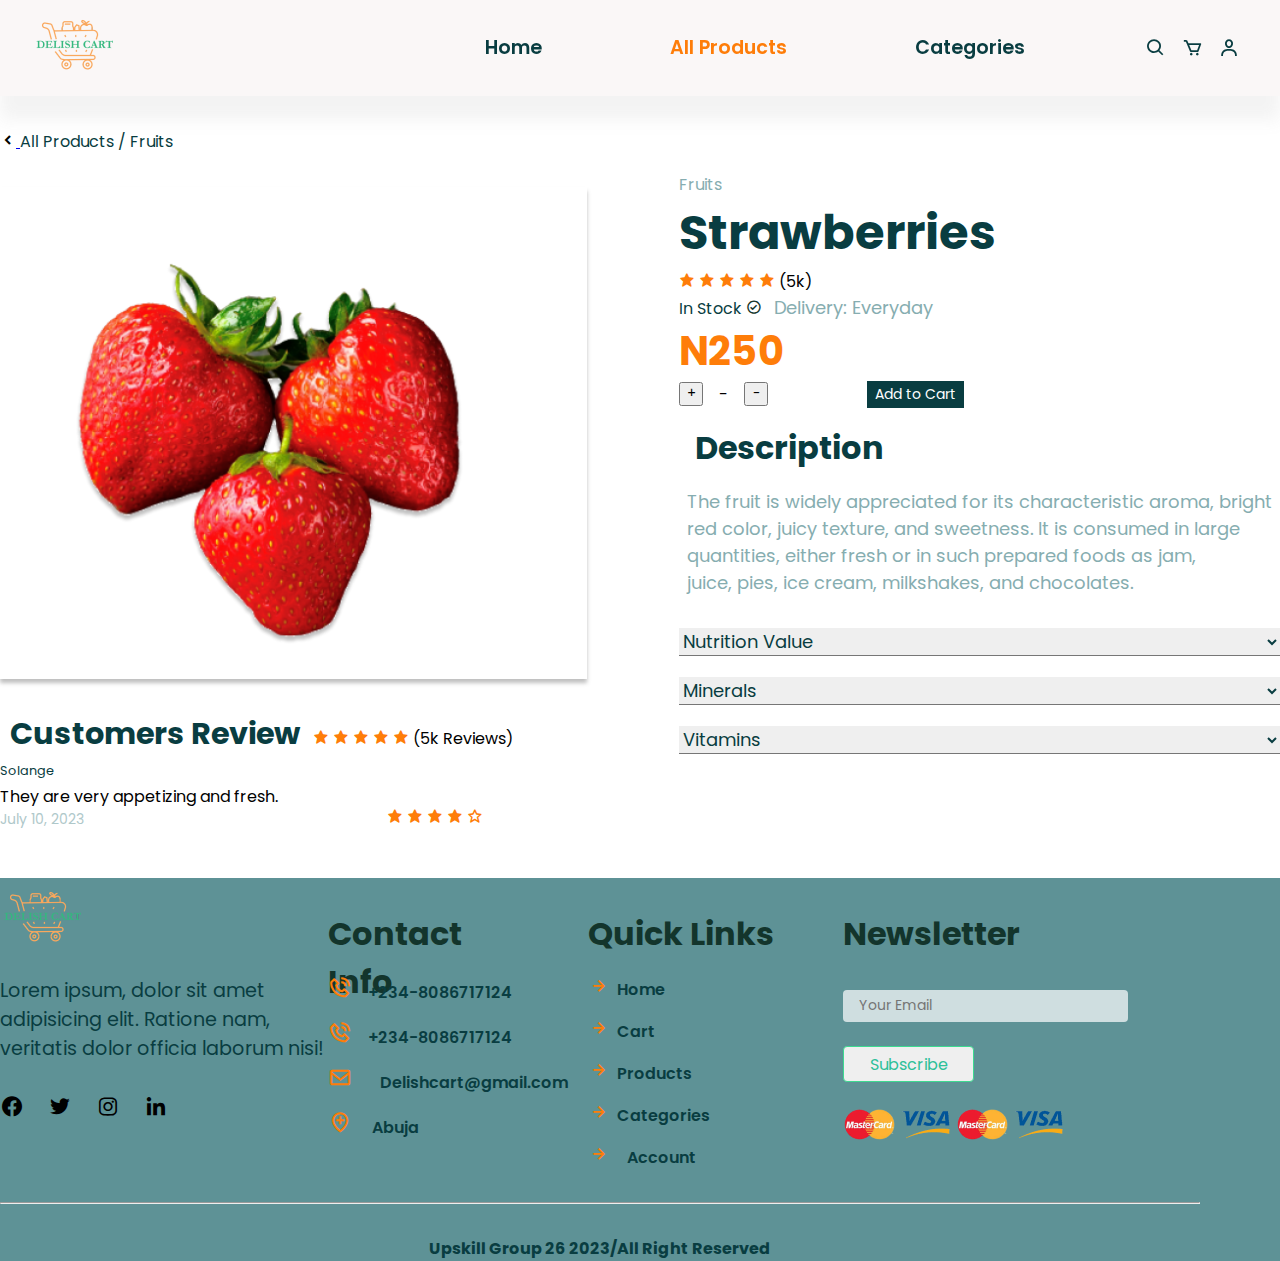
<file: product details.html>
<!DOCTYPE html>
<html lang="en">
<head>
    <meta charset="UTF-8">
    <meta name="viewport" content="width=device-width, initial-scale=1.0">
    <title>Grocery Store</title>
    <link href='https://unpkg.com/boxicons@2.1.4/css/boxicons.min.css' rel='stylesheet'>
<link rel="stylesheet" href="style.css">
</head>
<body>
    <!-- ========== Header Section ========= -->

    <section id="header">
        <a href=""><img src="/product-img/Delish-cart 1.png" alt="" class="logo"></a>
        <i class='bx bx-menu' id="menu-icon"></i>
        <div id="navbar">
            <ul>
                <li><a href="Home">Home</a></li>
                <li><a href="All Products" class="active">All Products</a></li>
                <li><a href="Categories">Categories</a></li>

                <a href=""><i class='bx bx-search'></i></a>
                <a href=""><i class='bx bx-cart'></i></a>
                <a href=""><i class='bx bx-user'></i></a>
                
            </ul>
        </div>
       
    </section>

    <!-- =========== Product Details section ========== -->


    <section id="pro-detail">
       

        
        <div class="review">
            <a href="all products.html"><i class='bx bxs-chevron-left'></i>
                <h5>All Products / Fruits</h5></a>
           
           
            <img src="/product-img/strawberries.png"  class="pro-img">
            <h4>Customers Review</h4>
            <i class='bx bxs-star'></i>
            <i class='bx bxs-star'></i>
            <i class='bx bxs-star'></i>
            <i class='bx bxs-star'></i>
            <i class='bx bxs-star'></i>
            <caption>(5k Reviews)</caption>
            <div class="star">
                <div>
                <h6>Solange</h6>
                <caption>They are very appetizing and fresh.</caption>
                <p>July 10, 2023</p>
                </div>
                <div>
            <i class='bx bxs-star'></i>
            <i class='bx bxs-star'></i>
            <i class='bx bxs-star'></i>
            <i class='bx bxs-star'></i>
            <i class='bx bx-star'></i>
                </div>
            </div>
        </div>

        
        <div class="detail">
            <h5>Fruits</h5>
            <div>
            <h2>Strawberries</h2>
            <i class='bx bxs-star'></i>
            <i class='bx bxs-star'></i>
            <i class='bx bxs-star'></i>
            <i class='bx bxs-star'></i>
            <i class='bx bxs-star'></i>
            <caption>(5k)</caption>
        </div>
            <div class="stock-check">
            <h6>In Stock</h6> <i class='bx bx-check-circle'></i>
            </div>
        
            <p>Delivery: Everyday</p>
        
            <h3>N250</h3>
            <div class="btn">
                <div class="btn2">
                <button>+</button>
                <caption>-</caption>
                <button>-</button>
                </div>
                <div>
                   <p>Add to Cart</p>
                    </div>
                    </div>
                    <h4>Description</h4>
                    <p>The fruit is widely appreciated for its characteristic aroma, bright <br> red color,  juicy texture,
                         and sweetness. It is consumed in large <br> quantities, 
                        either fresh or  in such prepared foods as jam, <br>
                        juice, pies, ice cream, milkshakes, and chocolates.</p>

           <div class="nutri-value">
            <select name="" id="">
                <option value="">Nutrition Value</option>
            </select>
            <select name="" id=""><option value="">Minerals</option></select>
            <select name="" id=""> <option value="">Vitamins</option></select>
           </div>

        </div>
    </section>
    
    <!-- ========== Footer section ============ -->

    
        <footer>
            <div class="prodt-footer">
        <div class="social">
            <img src="/product-img/Delish-cart 1.png" alt="">
            <p>Lorem ipsum, dolor sit amet <br> adipisicing elit. Ratione nam, <br>
                veritatis dolor officia laborum nisi!
            </p>
            <div class="social-icon">
                <i class='bx bxl-facebook-circle' ></i>
                <i class='bx bxl-twitter' ></i>
                <i class='bx bxl-instagram' ></i>
                <i class='bx bxl-linkedin' ></i>
            </div>
</div>
            <div class="contact">
                <h4>Contact Info</h4>
                <div class="info">
                <i class='bx bx-phone-call'><a href="">+234-8086717124</a></i>
                <i class='bx bx-phone-call'><a href="">+234-8086717124</a></i>
                 <i class='bx bx-envelope' > <a href="">Delishcart@gmail.com</a></i>
              <i class='bx bx-location-plus'><a href=""> Abuja</a></i>
               
            </div>
            </div>

            <div class="links">
                <h4>Quick Links</h4>
                <div class="link-info">
                    <i class='bx bx-right-arrow-alt' ><a href="">Home</a></i>
                 <i class='bx bx-right-arrow-alt'><a href="">Cart</a></i>
                <i class='bx bx-right-arrow-alt'><a href="">Products</a></i>
                <i class='bx bx-right-arrow-alt'><a href="">Categories</a></i>
                <i class='bx bx-right-arrow-alt'> <a href="">Account</a></i>
                </div>
            </div>

            <div class="news-letter">
                <h5>Newsletter</h5>
                <div class="sub-news">
                <input type="email" placeholder="Your Email" required>
                <button>Subscribe</button>
                <div class="card-img">
                    <img src="/product-img/mastercard.png" alt="">
                    <img src="/product-img/visa.png" alt="">
                    <img src="/product-img/mastercard.png" alt="">
                    <img src="/product-img/visa.png" alt="">
                </div>
            </div>
            
            </div>
            <hr>
            <h6 class="text">Upskill Group 26 2023/All Right Reserved</h6>
            </div>
   </footer>
   <script src="/js/script.js"></script>
</body>
</html>
</file>
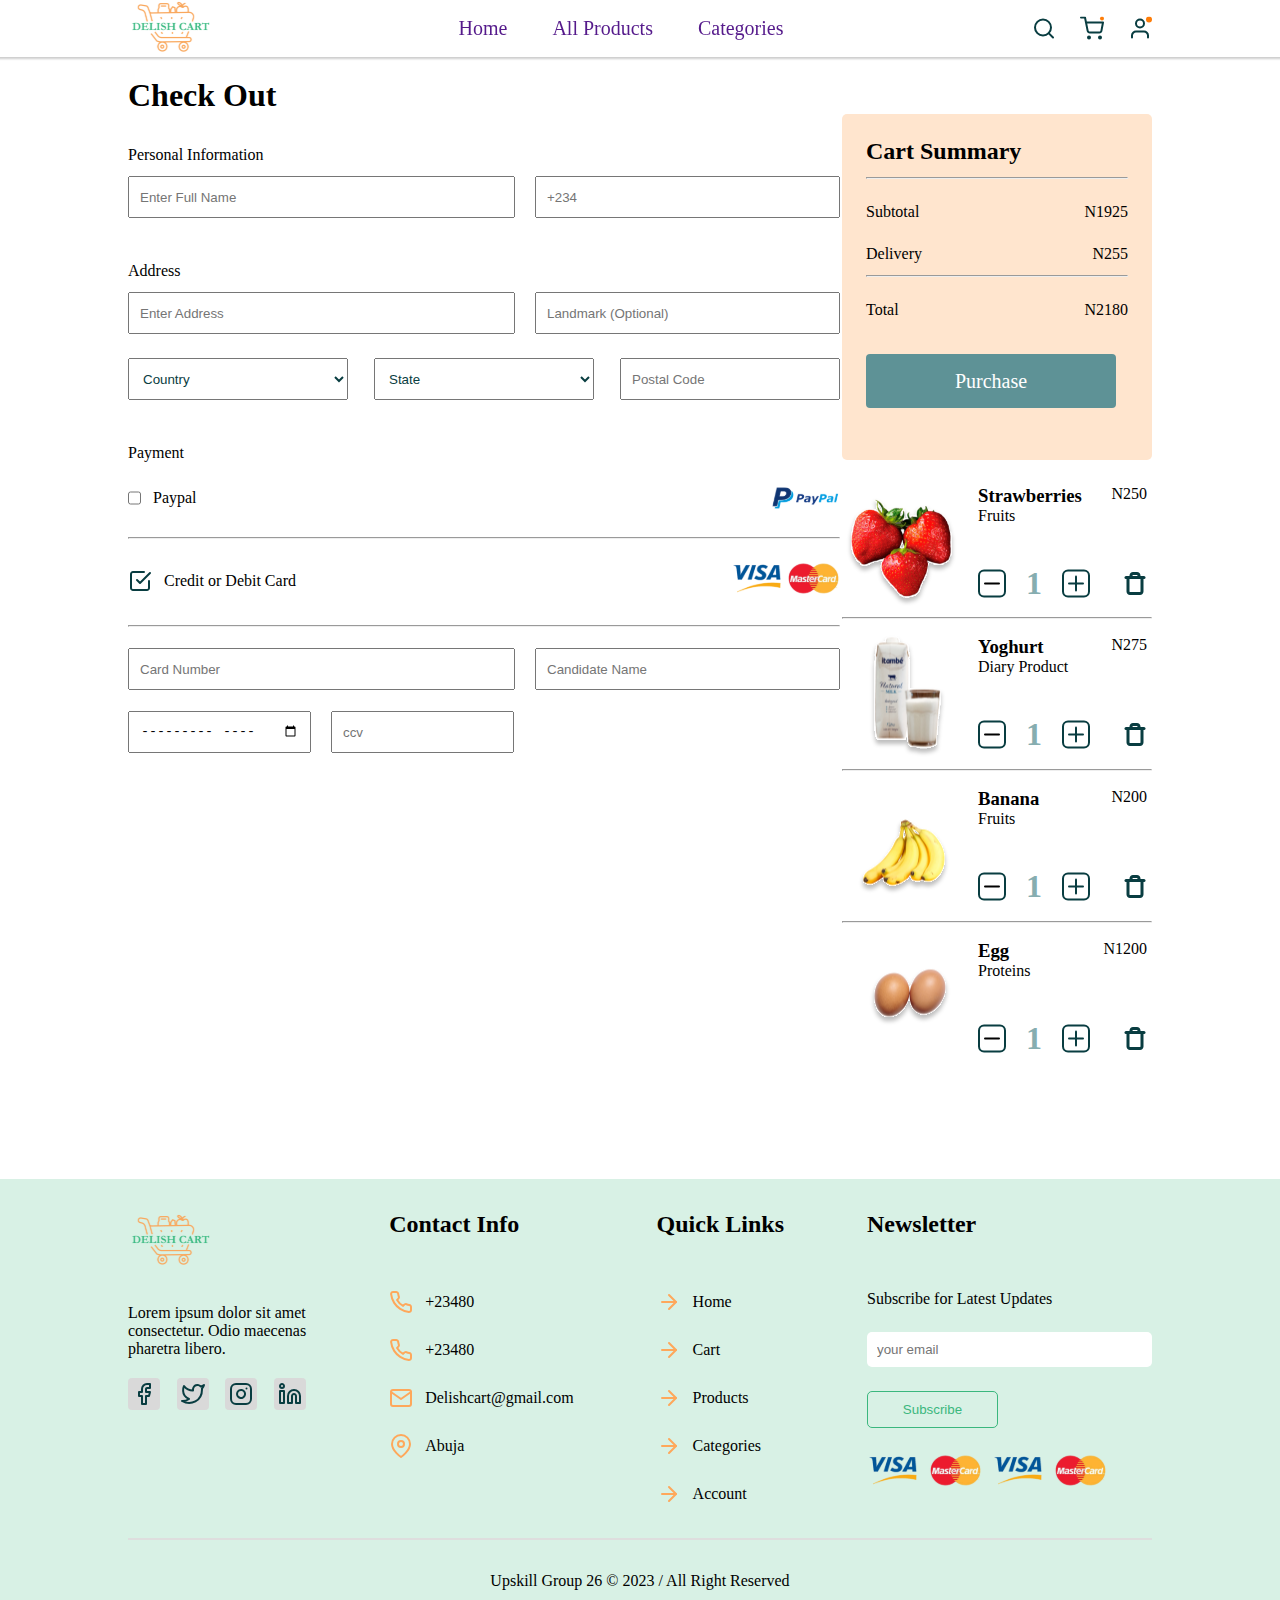
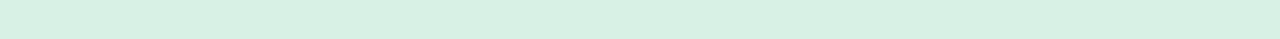
<file: pages/category/checkout.html>
<!DOCTYPE html>
<html lang="en">
<head>
    <meta charset="UTF-8">
    <meta name="viewport" content="width=device-width, initial-scale=1.0">
    <title>Document</title>
    <link rel="stylesheet" href="css/checkout.css">
</head>
<body>
    <div class="overallContainer">
        <header>
            <nav>
              <div>
                <img src="./images/Delish-cart 1.svg" alt="">
              </div>
              <div class="listItems">
                <ul>
                  <li><a href="">Home</a></li>
                  <li><a href="">All Products</a></li>
                  <li class="category"><a href="">Categories</a></li>
                </ul>
              </div>
              <div class="logos">
                <img src="./images/search (1).svg" alt="">
                <img src="./images/shopping-cart.svg" alt="">
                <img src="./images/user.svg" alt="">
              </div>
            </nav>
          </header>

            <div class="checkoutContainer">
              <h1>Check Out</h1>
              <div class="subCheckout">

              <div class="cont1">
                <form action="">
                  <div class="subCont1">
                    <label for="">Personal Information</label>
                    <div class="personalInfoCont">
                      <input class="fullName" type="text" placeholder="Enter Full Name">
                      <input class="phoneNumber" type="number" placeholder="+234">
                    </div>
                    <div class="addressCont">
                      <label for="">Address</label>
                      <div class="personalInfoCont">
                        <input class="fullName" type="text" placeholder="Enter Address">
                        <input class="phoneNumber" type="text" placeholder="Landmark (Optional)">
                      </div>
                      <div class="countryCont">
                        <select name="" id="" class="countrySelect">
                          <option value="">Country</option>
                          <option value="">Afghanistan</option>
                          <option value="">Nigeria</option>
                          <option value="">United States</option>
                          <option value="">Poland</option>
                          <option value="">Croatia</option>
                          <option value="">United Kingdom</option>
                          <option value="">Australia</option>
                          <option value="">Canada</option>
                          <option value="">Egypt</option>
                        </select>

                        <select name="" id="" class="countrySelect">
                          <option value="">State</option>
                          <option value="">Imo</option>
                          <option value="">Abia</option>
                          <option value="">Enugu</option>
                          <option value="">Lagos</option>
                          <option value="">Anambra</option>
                          <option value="">Kogi</option>
                          <option value="">Kwara</option>
                          <option value="">Zamfra</option>
                        </select>
                        <input class="countrySelect" type="text" placeholder="Postal Code">
                      </div>

                    </div>
                    
                  </div>

                  <div class="cont2">
                      <label for="">Payment</label>
                      <div class="paypalCont">
                        <div class="check"><input type="checkbox"> <span>Paypal</span></div>
                        <img src="./images/paypal_logo.svg" alt="">
                      </div>
                      <hr class="payrule">
                      <div class="cardCont">
                        <div class="subCardCont1">
                          <div class="debit">
                            <svg width="24" height="24" viewBox="0 0 24 24" fill="none" xmlns="http://www.w3.org/2000/svg">
                              <path d="M21 12V19C21 19.5304 20.7893 20.0391 20.4142 20.4142C20.0391 20.7893 19.5304 21 19 21H5C4.46957 21 3.96086 20.7893 3.58579 20.4142C3.21071 20.0391 3 19.5304 3 19V5C3 4.46957 3.21071 3.96086 3.58579 3.58579C3.96086 3.21071 4.46957 3 5 3H16" fill="white"/>
                              <path d="M21 12V19C21 19.5304 20.7893 20.0391 20.4142 20.4142C20.0391 20.7893 19.5304 21 19 21H5C4.46957 21 3.96086 20.7893 3.58579 20.4142C3.21071 20.0391 3 19.5304 3 19V5C3 4.46957 3.21071 3.96086 3.58579 3.58579C3.96086 3.21071 4.46957 3 5 3H16" stroke="#093D41" stroke-width="2" stroke-linecap="round" stroke-linejoin="round"/>
                              <path d="M9 11L12 14L22 4" stroke="#093D41" stroke-width="2" stroke-linecap="round" stroke-linejoin="round"/>
                              </svg>
                              <span>Credit or Debit Card</span>
                          </div>
                          
                            <div>
                              <img src="./images/Rectangle 87.svg" alt="">
                              <img src="./images/Rectangle 88.svg" alt="">
                            </div>
                            
                        </div>
                        <hr class="payrule">
                        <div class="cardNum">
                          <input class="fullName" type="number" placeholder="Card Number">
                          <input class="phoneNumber" type="text" placeholder="Candidate Name">
                        </div>
                        <div class="monthCont">
                          <input class="monthInput" type="month" placeholder="mm/year">
                          <input class="ccvNumber" type="number" placeholder="ccv">
                        </div>
                      </div>
    
                  </div>

                </form>
              </div>

             
              <!-- writing the right side of the checkout that contains images -->

              <div class="cartSummaryContainer">
                <div class="smallCardDiv">
                  <h2>Cart Summary</h2>
                  <hr class="totalRule">
                  <div class="subTotalCont">
                    <p>Subtotal</p>
                    <p>N1925</p>
                  </div>

                  <div class="subTotalCont">
                    <p>Delivery</p>
                    <p>N255</p>
                  </div>
                  <hr class="totalRule">

                  <div class="subTotalCont">
                    <p>Total</p>
                    <p>N2180</p>
                  </div>

                  <div class="purchase">Purchase</div>

                </div>
                <!-- designing the check out items -->

                <div class="checkoutItemsCont">
                  <div class="strawberriesCont">
                    <div>
                      <img src="./images/Rectangle 65.svg" alt="">
                    </div>
                    <div class="addBerries">
                      <div class="straw">
                        <div>
                          <h3>Strawberries</h3>
                          <p>Fruits</p>
                        </div>
                        <p>N250</p>
                      </div>
                     
                      <div class="plusandMinusContainer">
                        <div class="minLogo">
                          <img src="./images/minus.svg" alt="">
                        <h1 class="itemNumber">1</h1>
                        <img src="./images/plus.svg" alt="">
                        </div>
                        <svg width="24" height="25" viewBox="0 0 24 25" fill="none" xmlns="http://www.w3.org/2000/svg">
                          <path d="M3 6.5H5H21" stroke="#093D41" stroke-width="3" stroke-linecap="round" stroke-linejoin="round"/>
                          <path d="M19 6.5V20.5C19 21.0304 18.7893 21.5391 18.4142 21.9142C18.0391 22.2893 17.5304 22.5 17 22.5H7C6.46957 22.5 5.96086 22.2893 5.58579 21.9142C5.21071 21.5391 5 21.0304 5 20.5V6.5M8 6.5V4.5C8 3.96957 8.21071 3.46086 8.58579 3.08579C8.96086 2.71071 9.46957 2.5 10 2.5H14C14.5304 2.5 15.0391 2.71071 15.4142 3.08579C15.7893 3.46086 16 3.96957 16 4.5V6.5" stroke="#093D41" stroke-width="3" stroke-linecap="round" stroke-linejoin="round"/>
                          </svg>
                      </div>

                    </div>
                  </div>
                  <hr>
                  <!-- design for yoghurt -->

                  <div class="strawberriesCont">
                    <div>
                      <img src="./images/Rectangle 68.svg" alt="">
                    </div>
                    <div class="addBerries">
                      <div class="straw">
                        <div>
                          <h3>Yoghurt</h3>
                          <p>Diary Product</p>
                        </div>
                        <p>N275</p>
                      </div>
                     
                      <div class="plusandMinusContainer">
                        <div class="minLogo">
                          <img src="./images/minus.svg" alt="">
                        <h1 class="itemNumber">1</h1>
                        <img src="./images/plus.svg" alt="">
                        </div>
                        <svg width="24" height="25" viewBox="0 0 24 25" fill="none" xmlns="http://www.w3.org/2000/svg">
                          <path d="M3 6.5H5H21" stroke="#093D41" stroke-width="3" stroke-linecap="round" stroke-linejoin="round"/>
                          <path d="M19 6.5V20.5C19 21.0304 18.7893 21.5391 18.4142 21.9142C18.0391 22.2893 17.5304 22.5 17 22.5H7C6.46957 22.5 5.96086 22.2893 5.58579 21.9142C5.21071 21.5391 5 21.0304 5 20.5V6.5M8 6.5V4.5C8 3.96957 8.21071 3.46086 8.58579 3.08579C8.96086 2.71071 9.46957 2.5 10 2.5H14C14.5304 2.5 15.0391 2.71071 15.4142 3.08579C15.7893 3.46086 16 3.96957 16 4.5V6.5" stroke="#093D41" stroke-width="3" stroke-linecap="round" stroke-linejoin="round"/>
                          </svg>
                      </div>

                    </div>
                  </div>
                  <hr>
                  <!-- design for banana -->

                  <div class="strawberriesCont">
                    <div>
                      <img src="./images/Rectangle 67.svg" alt="">
                    </div>
                    <div class="addBerries">
                      <div class="straw">
                        <div>
                          <h3>Banana</h3>
                          <p>Fruits</p>
                        </div>
                        <p>N200</p>
                      </div>
                     
                      <div class="plusandMinusContainer">
                        <div class="minLogo">
                          <img src="./images/minus.svg" alt="">
                        <h1 class="itemNumber">1</h1>
                        <img src="./images/plus.svg" alt="">
                        </div>
                        <svg width="24" height="25" viewBox="0 0 24 25" fill="none" xmlns="http://www.w3.org/2000/svg">
                          <path d="M3 6.5H5H21" stroke="#093D41" stroke-width="3" stroke-linecap="round" stroke-linejoin="round"/>
                          <path d="M19 6.5V20.5C19 21.0304 18.7893 21.5391 18.4142 21.9142C18.0391 22.2893 17.5304 22.5 17 22.5H7C6.46957 22.5 5.96086 22.2893 5.58579 21.9142C5.21071 21.5391 5 21.0304 5 20.5V6.5M8 6.5V4.5C8 3.96957 8.21071 3.46086 8.58579 3.08579C8.96086 2.71071 9.46957 2.5 10 2.5H14C14.5304 2.5 15.0391 2.71071 15.4142 3.08579C15.7893 3.46086 16 3.96957 16 4.5V6.5" stroke="#093D41" stroke-width="3" stroke-linecap="round" stroke-linejoin="round"/>
                          </svg>
                      </div>

                    </div>
                  </div>
                  <hr>
                  <!--  design for egg-->

                  <div class="strawberriesCont">
                    <div>
                      <img src="./images/Rectangle 69.svg" alt="">
                    </div>
                    <div class="addBerries">
                      <div class="straw">
                        <div>
                          <h3>Egg</h3>
                          <p>Proteins</p>
                        </div>
                        <p>N1200</p>
                      </div>
                     
                      <div class="plusandMinusContainer">
                        <div class="minLogo">
                          <img src="./images/minus.svg" alt="">
                        <h1 class="itemNumber">1</h1>
                        <img src="./images/plus.svg" alt="">
                        </div>
                        <svg width="24" height="25" viewBox="0 0 24 25" fill="none" xmlns="http://www.w3.org/2000/svg">
                          <path d="M3 6.5H5H21" stroke="#093D41" stroke-width="3" stroke-linecap="round" stroke-linejoin="round"/>
                          <path d="M19 6.5V20.5C19 21.0304 18.7893 21.5391 18.4142 21.9142C18.0391 22.2893 17.5304 22.5 17 22.5H7C6.46957 22.5 5.96086 22.2893 5.58579 21.9142C5.21071 21.5391 5 21.0304 5 20.5V6.5M8 6.5V4.5C8 3.96957 8.21071 3.46086 8.58579 3.08579C8.96086 2.71071 9.46957 2.5 10 2.5H14C14.5304 2.5 15.0391 2.71071 15.4142 3.08579C15.7893 3.46086 16 3.96957 16 4.5V6.5" stroke="#093D41" stroke-width="3" stroke-linecap="round" stroke-linejoin="round"/>
                          </svg>
                      </div>

                    </div>
                  </div>

                </div>
                
              </div>
            </div>

            </div>

            <!-- footer design -->
            <footer>
              <div class="footItems">
                <div class="allContact">
                  <div class="footItem1">
                      <div>
                          <img src="./images/Delish-cart 1.svg" alt="">
                      </div>
                      <p>Lorem ipsum dolor sit amet <br> 
                          consectetur. Odio maecenas <br>  
                          pharetra libero.</p>
                          <div class="socials">
                              <img src="./images/Facebook.svg" alt="">
                              <img src="./images/Twitter.svg" alt="">
                              <img src="./images/instagram.svg" alt="">
                              <img src="./images/Indeed.svg" alt="">
                          </div>
                  </div>
                  <div class="footItem2">
                      <h2>Contact Info</h2>
                      <div class="footItem2SubDiv">
                      <div class="contactSubDiv1">
                        <img src="./images/phone.svg" alt="">
                        <p>+23480</p>
                      </div>
                      <div class="contactSubDiv">
                        <img src="./images/phone.svg" alt="">
                        <p>+23480</p>
                      </div>
                      <div class="contactSubDiv">
                        <img src="./images/mail.svg" alt="">
                        <p>Delishcart@gmail.com</p>
                      </div>
                      <div class="contactSubDiv">
                        <img src="./images/map-pin.svg" alt="">
                        <p>Abuja</p>
                      </div>
                    </div>
                      
                  </div>
                  <div class="footItem3">
                      <h2>Quick Links</h2>
                      <div class="footItem2SubDiv">
                      <div class="contactSubDiv1">
                        <img src="./images/arrow-right.svg" alt="">
                        <p>Home</p>
                      </div>
                      <div class="contactSubDiv">
                        <img src="./images/arrow-right.svg" alt="">
                        <p>Cart</p>
                      </div>
                      <div class="contactSubDiv">
                        <img src="./images/arrow-right.svg" alt="">
                        <p>Products</p>
                      </div>
                      <div class="contactSubDiv">
                        <img src="./images/arrow-right.svg" alt="">
                        <p>Categories</p>
                      </div>
                      <div class="contactSubDiv">
                        <img src="./images/arrow-right.svg" alt="">
                        <p>Account</p>
                      </div>
                    </div>
                  </div>
      
                  <div class="footItem4">
                      <h2>Newsletter</h2>
                      <div class="footItem2SubDiv">
                        <p>Subscribe for Latest Updates</p>
                        <form action="">
                          <input type="text" placeholder="your email">
                          <div>
                          <button>Subscribe</button>
                        </div>
                        </form>
                        <div class="cards">
                          <img src="./images/Rectangle 87.svg" alt="">
                          <img src="./images/Rectangle 88.svg" alt="">
                          <img src="./images/Rectangle 87.svg" alt="">
                          <img src="./images/Rectangle 88.svg" alt="">
      
                        </div>
                      </div>
                  </div>
                </div>
                 <div class="rule"></div>
                 <p class="copywright">Upskill Group 26 &copy 2023
                  /
                  All Right Reserved</p>
                  
              </div>
      
            </footer>












    </div>
    
</body>
</html>
</file>
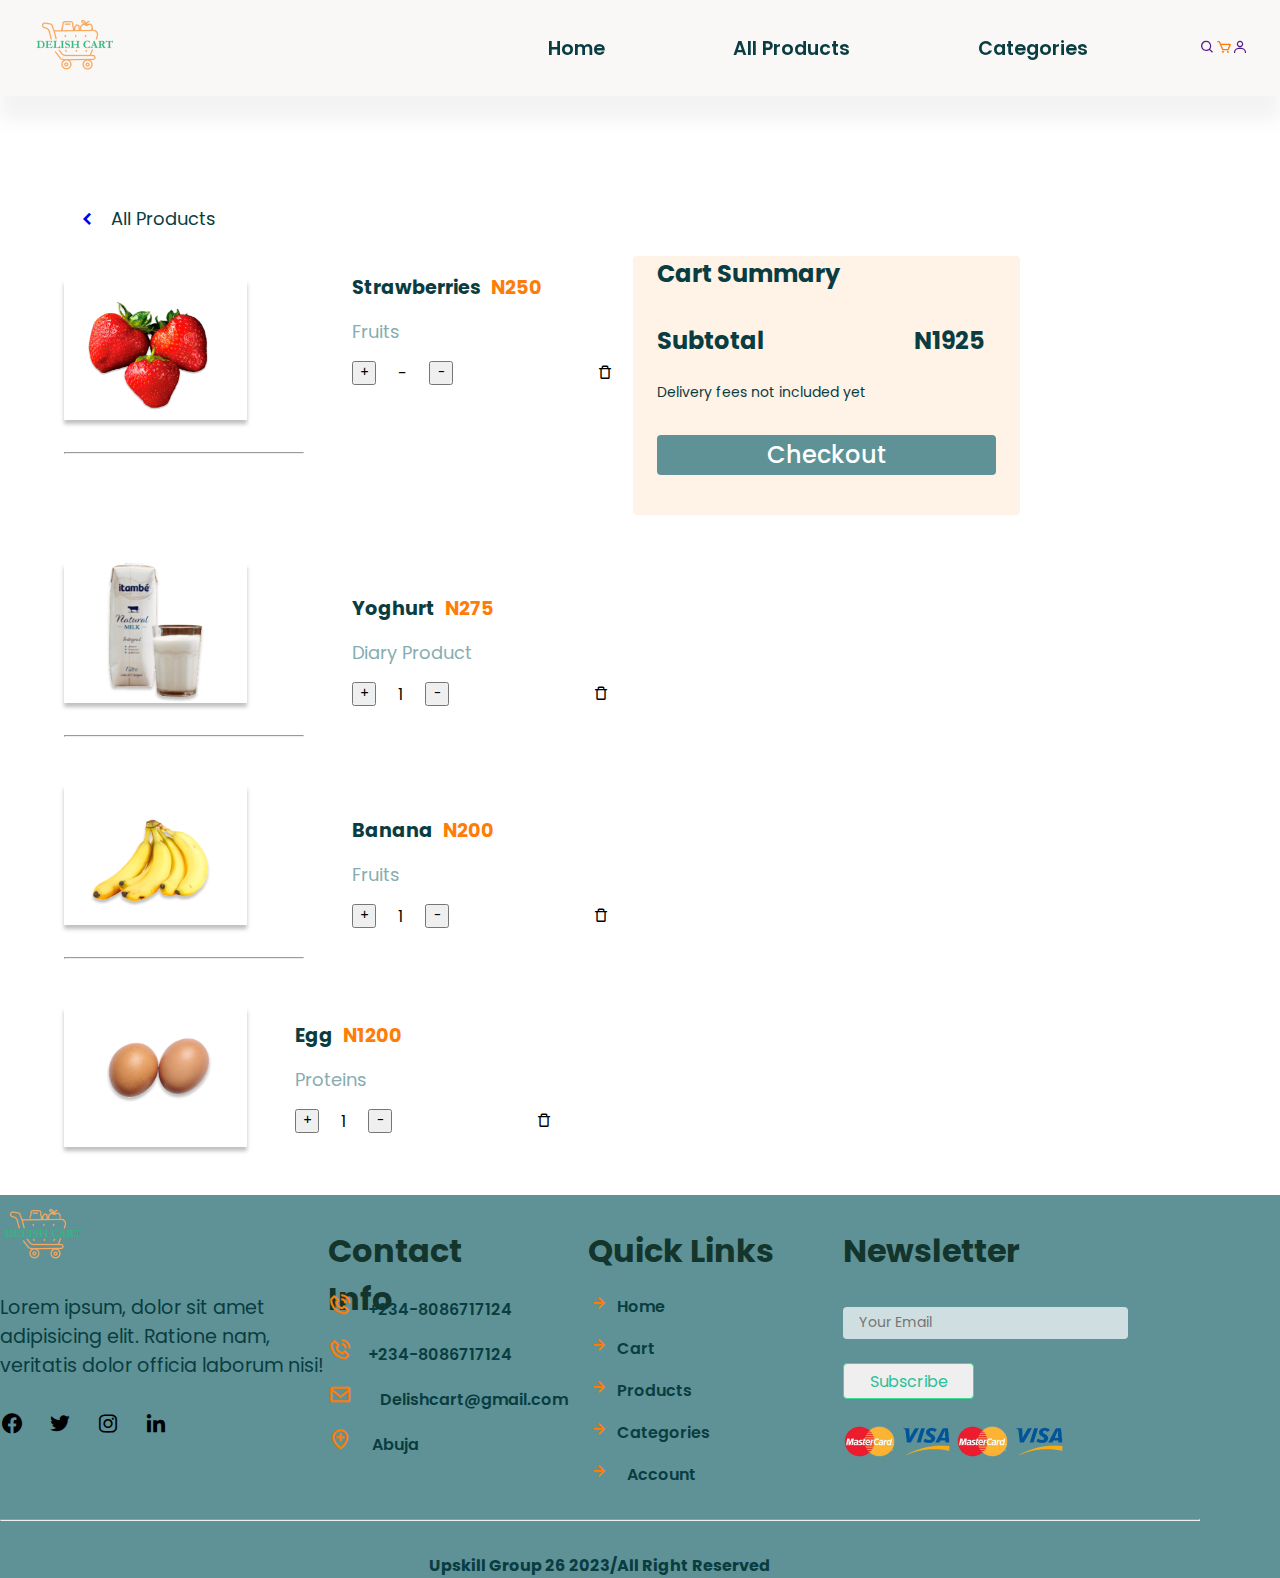
<file: pages/products/cart.html>
<!DOCTYPE html>
<html lang="en">
<head>
    <meta charset="UTF-8">
    <meta name="viewport" content="width=device-width, initial-scale=1.0">
    <title>Grocery Store</title>
    <link href='https://unpkg.com/boxicons@2.1.4/css/boxicons.min.css' rel='stylesheet'>
<link rel="stylesheet" href="style.css">
</head>
<body>

    <!-- ========== Header Section ========= -->

    <section id="header">
        <a href=""><img src="./product-img/Delish-cart 1.png" alt="" class="logo"></a>
        <i class='bx bx-menu' id="menu-icon"></i>
        <div id="navbar">
            <ul>
                <li><a href="home.html">Home</a></li>
                <li><a href="/pages/products/all products.html">All Products</a></li>
                <li><a href="Categories">Categories</a></li>

                <a href=""><i class='bx bx-search'></i></a>
                <a href="/pages/products/cart.html" class="active"><i class='bx bx-cart'></i></a>
                
                <a href=""><i class='bx bx-user'></i></a>
                
            </ul>
        </div>
       
    </section>

    <!-- =========== Cart section ========== -->

<section id="cart">

<div class="cart-add">
    <div class="back-btn">
        <div>
            <a href="all products.html"><i class='bx bxs-chevron-left'></i></a>
        </div>
        <div>
            <h4>All Products</h4>
        </div>
   </div>
    
    <img src="./product-img/strawberries.png" alt="">
    <hr>
    </div>
<div class="cart-detail">
    <div class="price">
        <h5>Strawberries</h5>
        <div> <h4>N250</h4></div>
        </div>
        <p>Fruits</p>
        <div class="btn1">
        <div class="btn2">
            
            <button>+</button>
            <caption>-</caption>
            <button>-</button>
            </div>
            <div>
                <i class='bx bx-trash-alt'></i>
                </div>
               
    </div>
    
    </div> 
    
    
</div>



<div class="sum">

    <h5>Cart Summary</h5>
    <div class="cart-sum">
        <div class="sub-total">
        <div>
           <h5>Subtotal</h5> 
        </div>
        <div>
            <h5>N1925</h5>
        </div>
        </div>
        <p>Delivery fees not included yet</p>
    </div>
    <button>Checkout</button>
</div>

</section>



<section id="cart">

    <div class="cart-add">
    
       
        <img src="./product-img/prod1.png" alt="">
        <hr>
        </div>
    <div class="cart-detail">
        <div class="price">
            <h5>Yoghurt</h5>
            <div> <h4>N275</h4></div>
            </div>
            <p>Diary Product</p>
            <div class="btn1">
            <div class="btn2">
                
                <button>+</button>
                <caption>1</caption>
                <button>-</button>
                </div>
                <div>
                    <i class='bx bx-trash-alt'></i>
                    </div>
                   
        </div>
        
        </div> 
        
        
    </div>
    
    
  
    
    </section>
    
    
<section id="cart">

    <div class="cart-add">
    
       
        <img src="./product-img/banana.png" alt="">
        <hr>
        </div>
    <div class="cart-detail">
        <div class="price">
            <h5>Banana</h5>
            <div> <h4>N200</h4></div>
            </div>
            <p>Fruits</p>
            <div class="btn1">
            <div class="btn2">
                
                <button>+</button>
                <caption>1</caption>
                <button>-</button>
                </div>
                <div>
                    <i class='bx bx-trash-alt'></i>
                    </div>
                   
        </div>
        
        </div> 
        
        
    </div>
    
    
    
    
    </section>

    
<section id="cart">

    <div class="cart-add">
    
       
        <img src="./product-img/prod2.png" alt="">
        </div>
    <div class="cart-detail">
        <div class="price">
            <h5>Egg</h5>
            <div> <h4>N1200</div>
            </div>
            <p>Proteins</p>
            <div class="btn1">
            <div class="btn2">
                
                <button>+</button>
                <caption>1</caption>
                <button>-</button>
                </div>
                <div>
                    <i class='bx bx-trash-alt'></i>
                    </div>
                   
        </div>
        
        </div> 
        
        
    </div>
    
    
    
    
    </section>
    <!-- ========== Footer section ============ -->

    
        <footer>
            <div class="prodt-footer">
        <div class="social">
            <img src="./product-img/Delish-cart 1.png" alt="">
            <p>Lorem ipsum, dolor sit amet <br> adipisicing elit. Ratione nam, <br>
                veritatis dolor officia laborum nisi!
            </p>
            <div class="social-icon">
                <i class='bx bxl-facebook-circle' ></i>
                <i class='bx bxl-twitter' ></i>
                <i class='bx bxl-instagram' ></i>
                <i class='bx bxl-linkedin' ></i>
            </div>
</div>
            <div class="contact">
                <h4>Contact Info</h4>
                <div class="info">
                <i class='bx bx-phone-call'><a href="">+234-8086717124</a></i>
                <i class='bx bx-phone-call'><a href="">+234-8086717124</a></i>
                 <i class='bx bx-envelope' > <a href="">Delishcart@gmail.com</a></i>
              <i class='bx bx-location-plus'><a href=""> Abuja</a></i>
               
            </div>
            </div>

            <div class="links">
                <h4>Quick Links</h4>
                <div class="link-info">
                    <i class='bx bx-right-arrow-alt' ><a href="">Home</a></i>
                 <i class='bx bx-right-arrow-alt'><a href="">Cart</a></i>
                <i class='bx bx-right-arrow-alt'><a href="">Products</a></i>
                <i class='bx bx-right-arrow-alt'><a href="">Categories</a></i>
                <i class='bx bx-right-arrow-alt'> <a href="">Account</a></i>
                </div>
            </div>

            <div class="news-letter">
                <h5>Newsletter</h5>
                <div class="sub-news">
                <input type="email" placeholder="Your Email" required>
                <button>Subscribe</button>
                <div class="card-img">
                    <img src="./product-img/mastercard.png" alt="">
                    <img src="./product-img/visa.png" alt="">
                    <img src="./product-img/mastercard.png" alt="">
                    <img src="./product-img/visa.png" alt="">
                </div>
            </div>
            
            </div>
            <hr>
            <h6 class="text">Upskill Group 26 2023/All Right Reserved</h6>
            </div>
   </footer>
<script src="./js/script.js"></script>
</body>
</html>
</file>
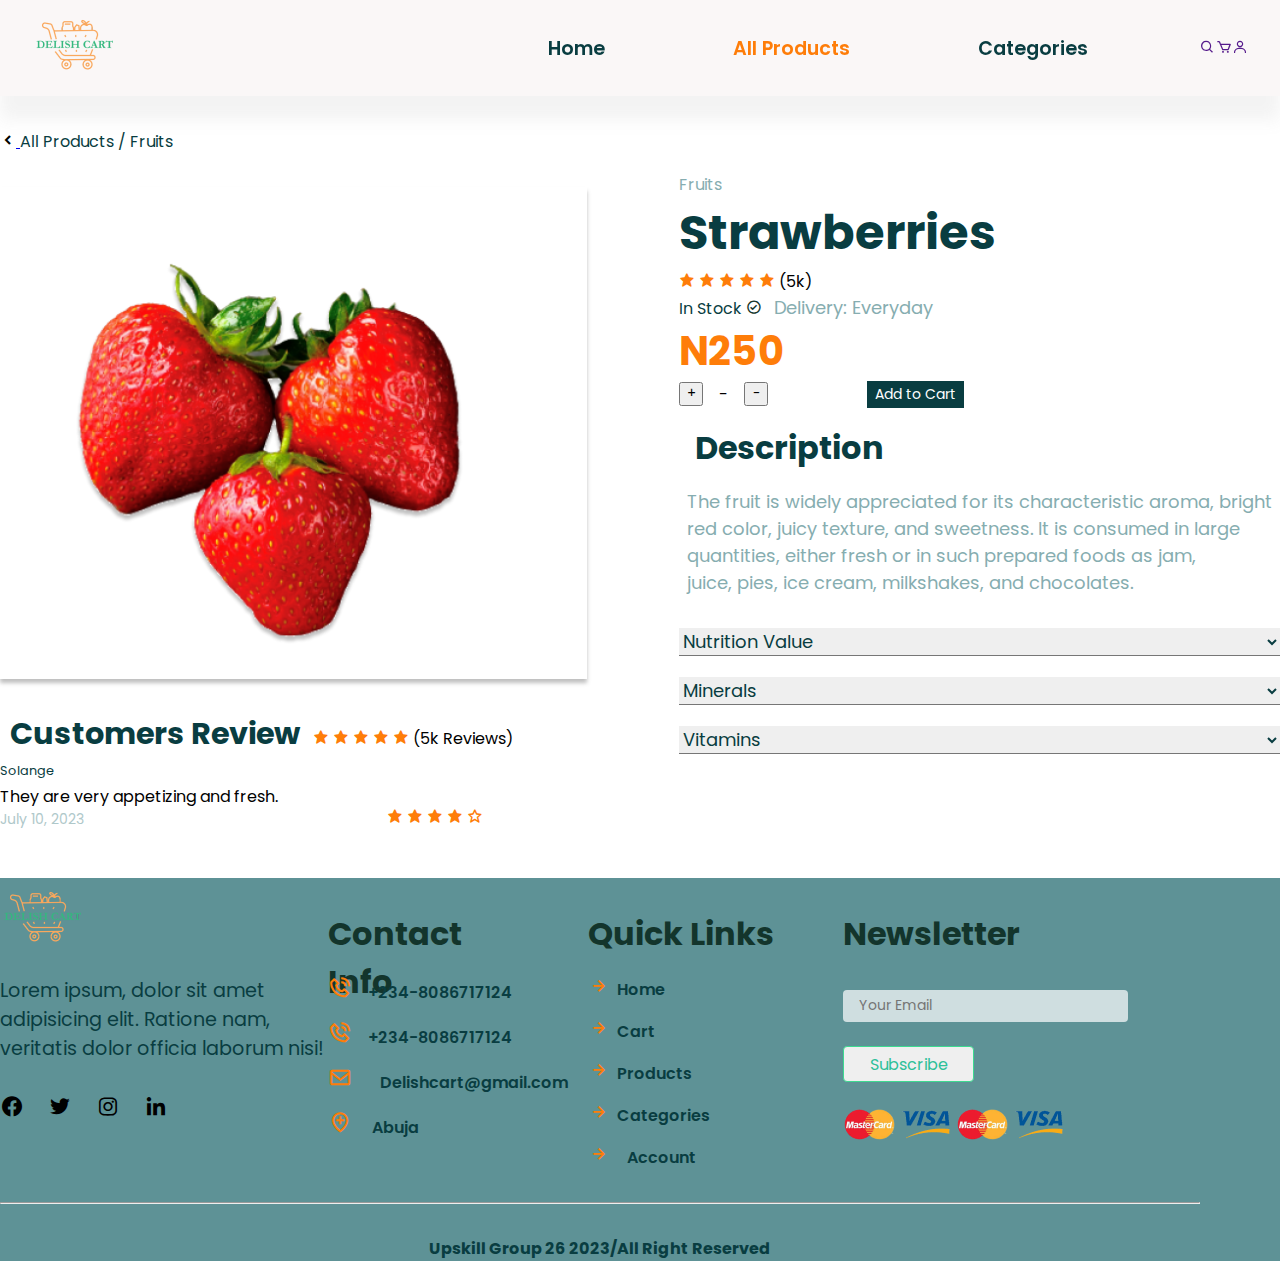
<file: pages/products/product details.html>
<!DOCTYPE html>
<html lang="en">
<head>
    <meta charset="UTF-8">
    <meta name="viewport" content="width=device-width, initial-scale=1.0">
    <title>Grocery Store</title>
    <link href='https://unpkg.com/boxicons@2.1.4/css/boxicons.min.css' rel='stylesheet'>
<link rel="stylesheet" href="style.css">
</head>
<body>
    <!-- ========== Header Section ========= -->

    <section id="header">
        <a href=""><img src="./product-img/Delish-cart 1.png" alt="" class="logo"></a>
        <i class='bx bx-menu' id="menu-icon"></i>
        <div id="navbar">
            <ul>
                <li><a href="Home">Home</a></li>
                <li><a href="All Products" class="active">All Products</a></li>
                <li><a href="Categories">Categories</a></li>

                <a href=""><i class='bx bx-search'></i></a>
                <a href=""><i class='bx bx-cart'></i></a>
                <a href=""><i class='bx bx-user'></i></a>
                
            </ul>
        </div>
       
    </section>

    <!-- =========== Product Details section ========== -->


    <section id="pro-detail">
       

        
        <div class="review">
            <a href="/pages/products/all products.html"><i class='bx bxs-chevron-left'></i>
                <h5>All Products / Fruits</h5></a>
           
           
            <img src="./product-img/strawberries.png"  class="pro-img">
            <h4>Customers Review</h4>
            <i class='bx bxs-star'></i>
            <i class='bx bxs-star'></i>
            <i class='bx bxs-star'></i>
            <i class='bx bxs-star'></i>
            <i class='bx bxs-star'></i>
            <caption>(5k Reviews)</caption>
            <div class="star">
                <div>
                <h6>Solange</h6>
                <caption>They are very appetizing and fresh.</caption>
                <p>July 10, 2023</p>
                </div>
                <div>
            <i class='bx bxs-star'></i>
            <i class='bx bxs-star'></i>
            <i class='bx bxs-star'></i>
            <i class='bx bxs-star'></i>
            <i class='bx bx-star'></i>
                </div>
            </div>
        </div>

        
        <div class="detail">
            <h5>Fruits</h5>
            <div>
            <h2>Strawberries</h2>
            <i class='bx bxs-star'></i>
            <i class='bx bxs-star'></i>
            <i class='bx bxs-star'></i>
            <i class='bx bxs-star'></i>
            <i class='bx bxs-star'></i>
            <caption>(5k)</caption>
        </div>
            <div class="stock-check">
            <h6>In Stock</h6> <i class='bx bx-check-circle'></i>
            </div>
        
            <p>Delivery: Everyday</p>
        
            <h3>N250</h3>
            <div class="btn">
                <div class="btn2">
                <button>+</button>
                <caption>-</caption>
                <button>-</button>
                </div>
                <div>
                   <p>Add to Cart</p>
                    </div>
                    </div>
                    <h4>Description</h4>
                    <p>The fruit is widely appreciated for its characteristic aroma, bright <br> red color,  juicy texture,
                         and sweetness. It is consumed in large <br> quantities, 
                        either fresh or  in such prepared foods as jam, <br>
                        juice, pies, ice cream, milkshakes, and chocolates.</p>

           <div class="nutri-value">
            <select name="" id="">
                <option value="">Nutrition Value</option>
            </select>
            <select name="" id=""><option value="">Minerals</option></select>
            <select name="" id=""> <option value="">Vitamins</option></select>
           </div>

        </div>
    </section>
    
    <!-- ========== Footer section ============ -->

    
        <footer>
            <div class="prodt-footer">
        <div class="social">
            <img src="./product-img/Delish-cart 1.png" alt="">
            <p>Lorem ipsum, dolor sit amet <br> adipisicing elit. Ratione nam, <br>
                veritatis dolor officia laborum nisi!
            </p>
            <div class="social-icon">
                <i class='bx bxl-facebook-circle' ></i>
                <i class='bx bxl-twitter' ></i>
                <i class='bx bxl-instagram' ></i>
                <i class='bx bxl-linkedin' ></i>
            </div>
</div>
            <div class="contact">
                <h4>Contact Info</h4>
                <div class="info">
                <i class='bx bx-phone-call'><a href="">+234-8086717124</a></i>
                <i class='bx bx-phone-call'><a href="">+234-8086717124</a></i>
                 <i class='bx bx-envelope' > <a href="">Delishcart@gmail.com</a></i>
              <i class='bx bx-location-plus'><a href=""> Abuja</a></i>
               
            </div>
            </div>

            <div class="links">
                <h4>Quick Links</h4>
                <div class="link-info">
                    <i class='bx bx-right-arrow-alt' ><a href="">Home</a></i>
                 <i class='bx bx-right-arrow-alt'><a href="">Cart</a></i>
                <i class='bx bx-right-arrow-alt'><a href="">Products</a></i>
                <i class='bx bx-right-arrow-alt'><a href="">Categories</a></i>
                <i class='bx bx-right-arrow-alt'> <a href="">Account</a></i>
                </div>
            </div>

            <div class="news-letter">
                <h5>Newsletter</h5>
                <div class="sub-news">
                <input type="email" placeholder="Your Email" required>
                <button>Subscribe</button>
                <div class="card-img">
                    <img src="./product-img/mastercard.png" alt="">
                    <img src="./product-img/visa.png" alt="">
                    <img src="./product-img/mastercard.png" alt="">
                    <img src="./product-img/visa.png" alt="">
                </div>
            </div>
            
            </div>
            <hr>
            <h6 class="text">Upskill Group 26 2023/All Right Reserved</h6>
            </div>
   </footer>
   <script src="./js/script.js"></script>
</body>
</html>
</file>
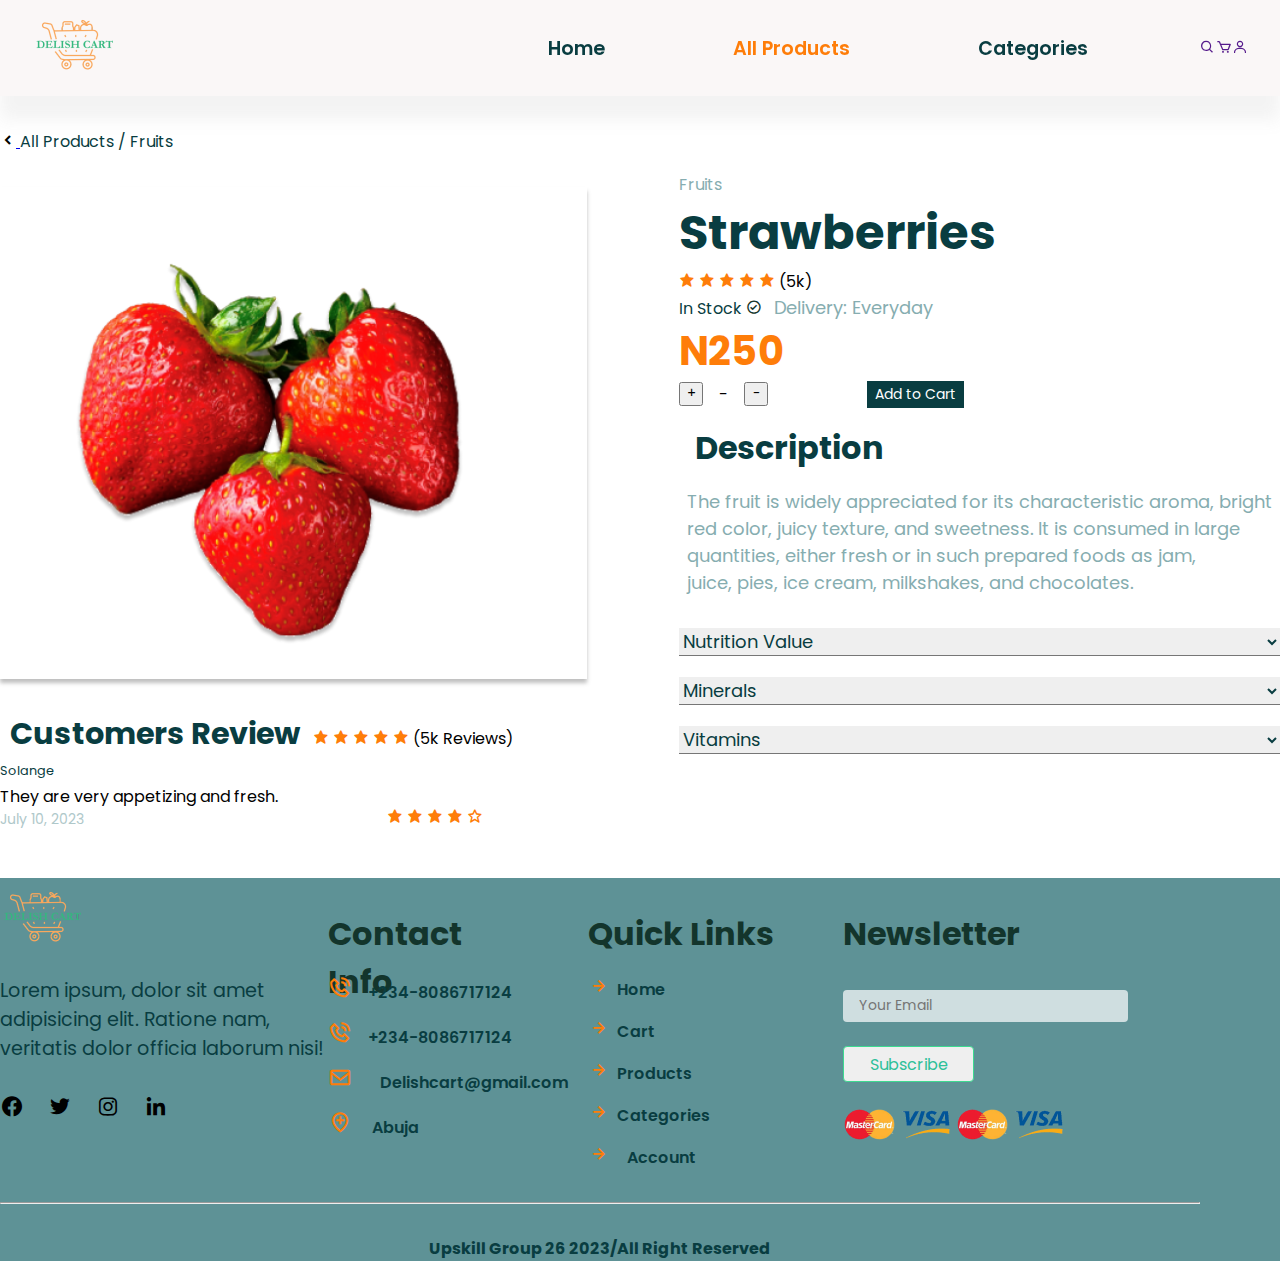
<file: pages/products/productdetails.html>
<!DOCTYPE html>
<html lang="en">
<head>
    <meta charset="UTF-8">
    <meta name="viewport" content="width=device-width, initial-scale=1.0">
    <title>Grocery Store</title>
    <link href='https://unpkg.com/boxicons@2.1.4/css/boxicons.min.css' rel='stylesheet'>
<link rel="stylesheet" href="style.css">
</head>
<body>
    <!-- ========== Header Section ========= -->

    <section id="header">
        <a href=""><img src="./product-img/Delish-cart 1.png" alt="" class="logo"></a>
        <i class='bx bx-menu' id="menu-icon"></i>
        <div id="navbar">
            <ul>
                <li><a href="Home">Home</a></li>
                <li><a href="All Products" class="active">All Products</a></li>
                <li><a href="Categories">Categories</a></li>

                <a href=""><i class='bx bx-search'></i></a>
                <a href=""><i class='bx bx-cart'></i></a>
                <a href=""><i class='bx bx-user'></i></a>
                
            </ul>
        </div>
       
    </section>

    <!-- =========== Product Details section ========== -->


    <section id="pro-detail">
       

        
        <div class="review">
            <a href="all products.html"><i class='bx bxs-chevron-left'></i>
                <h5>All Products / Fruits</h5></a>
           
           
            <img src="./product-img/strawberries.png"  class="pro-img">
            <h4>Customers Review</h4>
            <i class='bx bxs-star'></i>
            <i class='bx bxs-star'></i>
            <i class='bx bxs-star'></i>
            <i class='bx bxs-star'></i>
            <i class='bx bxs-star'></i>
            <caption>(5k Reviews)</caption>
            <div class="star">
                <div>
                <h6>Solange</h6>
                <caption>They are very appetizing and fresh.</caption>
                <p>July 10, 2023</p>
                </div>
                <div>
            <i class='bx bxs-star'></i>
            <i class='bx bxs-star'></i>
            <i class='bx bxs-star'></i>
            <i class='bx bxs-star'></i>
            <i class='bx bx-star'></i>
                </div>
            </div>
        </div>

        
        <div class="detail">
            <h5>Fruits</h5>
            <div>
            <h2>Strawberries</h2>
            <i class='bx bxs-star'></i>
            <i class='bx bxs-star'></i>
            <i class='bx bxs-star'></i>
            <i class='bx bxs-star'></i>
            <i class='bx bxs-star'></i>
            <caption>(5k)</caption>
        </div>
            <div class="stock-check">
            <h6>In Stock</h6> <i class='bx bx-check-circle'></i>
            </div>
        
            <p>Delivery: Everyday</p>
        
            <h3>N250</h3>
            <div class="btn">
                <div class="btn2">
                <button>+</button>
                <caption>-</caption>
                <button>-</button>
                </div>
                <div>
                   <p>Add to Cart</p>
                    </div>
                    </div>
                    <h4>Description</h4>
                    <p>The fruit is widely appreciated for its characteristic aroma, bright <br> red color,  juicy texture,
                         and sweetness. It is consumed in large <br> quantities, 
                        either fresh or  in such prepared foods as jam, <br>
                        juice, pies, ice cream, milkshakes, and chocolates.</p>

           <div class="nutri-value">
            <select name="" id="">
                <option value="">Nutrition Value</option>
            </select>
            <select name="" id=""><option value="">Minerals</option></select>
            <select name="" id=""> <option value="">Vitamins</option></select>
           </div>

        </div>
    </section>
    
    <!-- ========== Footer section ============ -->

    
        <footer>
            <div class="prodt-footer">
        <div class="social">
            <img src="./product-img/Delish-cart 1.png" alt="">
            <p>Lorem ipsum, dolor sit amet <br> adipisicing elit. Ratione nam, <br>
                veritatis dolor officia laborum nisi!
            </p>
            <div class="social-icon">
                <i class='bx bxl-facebook-circle' ></i>
                <i class='bx bxl-twitter' ></i>
                <i class='bx bxl-instagram' ></i>
                <i class='bx bxl-linkedin' ></i>
            </div>
</div>
            <div class="contact">
                <h4>Contact Info</h4>
                <div class="info">
                <i class='bx bx-phone-call'><a href="">+234-8086717124</a></i>
                <i class='bx bx-phone-call'><a href="">+234-8086717124</a></i>
                 <i class='bx bx-envelope' > <a href="">Delishcart@gmail.com</a></i>
              <i class='bx bx-location-plus'><a href=""> Abuja</a></i>
               
            </div>
            </div>

            <div class="links">
                <h4>Quick Links</h4>
                <div class="link-info">
                    <i class='bx bx-right-arrow-alt' ><a href="">Home</a></i>
                 <i class='bx bx-right-arrow-alt'><a href="">Cart</a></i>
                <i class='bx bx-right-arrow-alt'><a href="">Products</a></i>
                <i class='bx bx-right-arrow-alt'><a href="">Categories</a></i>
                <i class='bx bx-right-arrow-alt'> <a href="">Account</a></i>
                </div>
            </div>

            <div class="news-letter">
                <h5>Newsletter</h5>
                <div class="sub-news">
                <input type="email" placeholder="Your Email" required>
                <button>Subscribe</button>
                <div class="card-img">
                    <img src="./product-img/mastercard.png" alt="">
                    <img src="./product-img/visa.png" alt="">
                    <img src="./product-img/mastercard.png" alt="">
                    <img src="./product-img/visa.png" alt="">
                </div>
            </div>
            
            </div>
            <hr>
            <h6 class="text">Upskill Group 26 2023/All Right Reserved</h6>
            </div>
   </footer>
   <script src="./js/script.js"></script>
</body>
</html>
</file>
<file: css/style.css>
@import url('https://fonts.googleapis.com/css2?family=Poppins:wght@100;300;400;500;600&display=swap');
:root{
    --orange: #FEA85B;
    --black: #130f40;
    --light-color: #666;
    --box-shadow:0 .5rem 1.5rem rgba(0,0,0,.1);
    --border:.2rem solid rgba(0,0,0,.1);
    --outline:.1rem solid rgba(0,0,0,.1);
    --outline-hover:.2rem solid var(--black);
}
*{
    font-family: 'Poppins', sans-serif;
    margin: 0; padding: 0;
    box-sizing: border-box;
    outline: none; border: none;
    text-decoration: none;
    text-transform: capitalize;
    transition: all .2s linear;
}
html{
    font-size: 62.5%;
    overflow-x: hidden;
    scroll-behavior: smooth;
    scroll-padding-top: 7rem;
}


body{
    background: #eee;
}
section{
    padding: 2rem 9%;
}
.heading{
    text-align: center;
    padding: 2rem 0;
    padding-bottom: 3rem;
    /* font-size: 3.5rem; */
    color:  var(--black);
}
.heading h2{
     color: var(--orange);
     font-size: 24px;
     font-style: italic;
     display: inline-block;
     padding: .5rem 3rem;
     /* clip-path: polygon(100% 0, 93% 50%, 100% 99%, 0% 100%, 7% 50%, 0% 0%); */
}
.heading h1{
    color:  #093D41;
font-family: Poppins;
font-size: 48px;
font-style: normal;
font-weight: 700;
}
.heading p{
    color: #093D41;
font-family: Poppins;
font-size: 14px;
font-style: normal;
font-weight: 400;
line-height: 21px;
margin-bottom: 43px;
}

.header{
    position: fixed;
    top: 0; left: 0; right: 0;
    z-index: 1000;
    display: flex;
    align-items: center;
    justify-content: space-between;
    padding: 2rem 9%;
    background: #0E5B61;
    /* box-shadow: var(--box-shadow); */
}

.header img {
    width: 59px;
    height: 40px;
}
/* .header .logo i{
    color:var(--orange)
} */

.header .navbar a{
    font-size: 1.7rem;
    margin: 0 1rem;
    color: #fff;
    /* background: #0E5B61; */
}
.header .navbar a:hover{
    color: var(--orange);
}
.icons div{
    height: 4.5rem;
    width: 5rem;
    line-height: 4.5rem;
    border-radius: .5rem;
    color: #fff;
    font-size: 2rem;
    cursor: pointer;
    margin-left: .3rem;
    text-align: center;
}
.icons div:hover{
    background: var(--orange);
    color: #fff;
}
/* .left i{
    height: 4.5rem;
    width: 4.5rem;
    line-height: 4.5rem;
    border-radius: .5rem;
    color: #fff;
    font-size: 2rem;
    cursor: pointer;
    margin-left: .3rem;
    text-align: center;
} */
.reg{
    background: #3BB77E;
    color: #fff;
    padding: .5rem 2rem;
    border-radius: .5rem;
    font-size: 1.7rem;
    cursor: pointer;
}
#menu-btn{
    display: none;
}
.header .search-form{
    position: absolute;
    top: 110%; right: -110%;
    width: 50rem;
    height: 5rem;
    background: #fff;
    border-radius: .5rem;
    overflow: hidden;
    display: flex;
    align-items: center;
    box-shadow: var(--box-shadow);
}
.header .search-form.active{
    right: 2rem;
    transition: .4s linear ;
}
.header .search-form input{
    height: 100%;
    width: 100%;
    background: none;
    text-transform: none;
    font-size: 1.6rem;
    color: var(--black);
    padding: 0 1.5rem;
}
.header .search-form label{
    font-size: 2.2rem;
    padding-right: 1.5rem;
    color: var(--black);
    cursor: pointer;
}
.header .search-form label:hover{
    color: var(--orange);
}
.header .shopping-cart{
    position: absolute;
    top: 110%; right: -110%;
    padding: 1rem;
    border-radius: .5rem;
    box-shadow: var(--box-shadow);
    width: 35rem;
    background: #fff;
}
.header .shopping-cart.active{
    right: 2rem;
    translate: .4s linear;

}
.header .shopping-cart .box{
    display: flex;
    align-items: center;
    gap: 1rem;
    position: relative;
    margin: 1rem 0;
}
.header .shopping-cart .box img{
    height: 10rem;
}
.header .shopping-cart .box .fa-trash{
    font-size: 2rem;
    position: absolute;
    top: 50%; right: 2rem;
    cursor: pointer;
    color: var(--light-color);
    transform: translateY(-50%);
}
.header .shopping-cart .box .fa-trash:hover{
    color: var(--orange);
}
.header .shopping-cart .box .content h3{
    color: var(--black);
    font-size: 1.7rem;
    padding-bottom: 1rem;
}
.header .shopping-cart .box .content span{
    color: var(--light-color);
    font-size: 1.6rem;
}
.header .shopping-cart .box .content .quantity{
    padding-left: 1rem;
}
.header .shopping-cart .total{
    font-size: 2.5rem;
    padding: 1rem 0;
    text-align: center;
    color: var(--black);
}
.header .shopping-cart .btn{
    display: block;
    text-align: center;
    margin: 1rem;
}
.header .login-form{
    position: absolute;
    top: 110%; right: -110%;
    width: 30rem;
    box-shadow: var(--box-shadow);
    padding: 2rem;
    border-radius: .5rem;
    background: #fff;
    text-align: center;
}
.header .login-form .active{
    right: 2rem;
    translate: .4s linear;
}
.header .login-form h3{
    font-size: 2.5rem;
    text-transform: uppercase;
    color: var(--black);
}
.header .login-form .box{
   
    margin: .7rem 0;
    background: #eee;
    border-radius: .5rem;
    padding: .5rem;
    font-size: 1.6rem ;
    color: var(--black);
    text-transform: none;
    width: 100%;
}
.header .login-form p{
    font-size: 1.4rem;
    padding: .5rem 0;
    color: var(--light-color);
}
.header .login-form p a{
    color: var(--orange);
    text-decoration: underline;
}
.home{
    display: flex;
    align-items: center;
    justify-content: center;
    background-position: center;
    background-size: cover;
    background: #0E5B61;
    background-image: url(/pages/products/product-img/bkground-img.png);
    padding-top: 17rem;
    padding-bottom: 10rem;
}
.home .left{
    margin-left: -20px;
    display: flex;
    flex-direction: column;
}
.home .content{
    text-align: center;
    width: 60rem;
}

.home div img{
    width: 500px;
}
.home .content pre{
    color: #fff;
    font-family: Poppins;
font-size: 54px;
font-style: normal;
font-weight: 700;
/* margin-bottom: 32px; */
}
.home .content h1 span{
    color: var(--orange);
}
.home .content p{
    color: #fff;
    font-size: 1.7rem;
    padding: 1rem 0;
    line-height: 1.8;
}
.features{
    margin-top: 170px;
    background: rgba(216, 241, 229, 0.40);
}
.features, .box-container{
    display: flex;
    justify-content: space-between;
}
.features .box-container img{
    /* height: 320px; */
    width: 368px;
height: 329px;
}
.features .box-container{
    width: 590px;
height: 380px;
margin-right: 20px;
}

.one{
    background: #F9CFA8;
    border-radius: 8px;
}
.two{
    background: #D8F1E5;
    border-radius: 8px;
}
.features .box-container .box{
    margin-top: 70px;
    margin-left: 40px;
    width: 300px;
} 
.btn{
    font-size: 12px;
    padding: 9px 11px;
    /* height: 30px; */
    width: 90px;
    background: #5CC393;
    color: #fff;
}
.btn:hover{
    background: var(--orange);
    color: #fff;
}
.btn-shop{
    background: var(--orange);
    color: #fff;
    padding: 1rem 2rem;
    border-radius: .5rem;
    font-size: 1.7rem;
    cursor: pointer;
    text-transform: uppercase;
    font-weight: 600;
}
.features .box-container .box h2{
    font-family: Poppins;
    font-size: 20px;
    font-style: normal;
    font-weight: 700;
    margin: 12px 0;
    color: #093D41;
    
}
.features .box-container .box p{
    color:  #031213;
    margin-bottom: 32px;
    font-family: Poppins;
    font-size: 18px;
    font-style: normal;
    font-weight: 400;
    line-height: 27px;
}

.products .product-slider{
    padding: 1rem;
}
.products .product-slider:first-child{
    margin-bottom: 2rem;
}
.products .product-slider .box{
    background: #fff;
    border-radius: .5rem;
    text-align: center;
    padding: 3rem 2rem;
    outline-offset: -1rem;
    outline: var(--outline);
    box-shadow: var(--box-shadow);
    transition: .2s linear;
}
.products .product-slider .box:hover{
    outline-offset: 0rem;
    outline: var(--outline-hover);
}
.products .product-slider .box img{
    width: 261px;
height: 180px;
margin-bottom: 15px;
}
.product-slider .outer-flex{
    display: flex;
flex-direction: column;
align-items: flex-start;
gap: 20px;
width: 260px;
}
.product-slider .inner-flex{
    display: flex;
align-items: flex-start;
gap: 190px;
}
.products .product-slider .box h3{
    font-family: Poppins;
    font-size: 16px;
    font-style: normal;
    margin-bottom: 10px;
    font-weight: 700;
    color: #093D41;
}
.products .product-slider .box pre, .products .product-slider .box p{
    font-size: 16px;
    
}
.product-slider .box h1{
    color:  #093D41;
font-family: Poppins;
font-size: 16px;
font-style: normal;
font-weight: 700;
}
.products .product-slider .box .stars i{
    font-size: 1.7rem;
    padding: .5rem 0;
    color: var(--orange);
}
.categories .box-container{
    display: grid;
    grid-template-columns: repeat(auto-fit, minmax(26rem, 1fr));
    gap: 1.5rem;
}
.categories .box-container .box{
    padding: 3rem 2rem;
    border-radius: .5rem;
    background: #fff;
    box-shadow: var(--box-shadow);
    outline: var(--outline);
    outline-offset: -1rem;
    text-align: center;
}
.categories .box-container .box:hover{
    outline: var(--outline-hover);
    outline-offset: 0rem;
}
.categories .box-container .box img{
    height: 15rem;
    margin: 1rem 0;
}
.categories .box-container .box h3{
    font-size: 2rem;
    color: var(--black);
    line-height: 1.8;
}
.categories .box-container .box p{
    font-size: 1.7rem;
    color: var(--light-color);
    line-height: 1.8;
    padding: 1rem 0;
}
.review .review-slider{
    padding: 1rem;
}
.review .review-slider .box{
    background: #fff;
    border-radius: .5rem;
    text-align: center;
    padding: 3rem 2rem;
    outline-offset: -1rem;
    outline: var(--outline);
    box-shadow: var(--box-shadow);
    transition: .2s linear;
}
.review .review-slider .box:hover{
    outline-offset: 0rem;
    outline: var(--outline-hover);
    
}
.review .review-slider .box img{
    height: 10rem;
    width: 10rem;
    border-radius: 50%;
}
.review .review-slider .box p{
    padding: 1rem 0;
    line-height: 1.8;
    font-size: 18px;
    font-weight: 400;
    color: #093D41;
}
.review .review-slider .box h3{
    padding-bottom: .5rem;
    font-size:24px;
    color: #093D41;
}
.review .review-slider .box .stars i{
    font-size: 1.7rem;
    color: var(--orange);
}
.banner, .frow div{
    display: flex;
}
.banner h1{
    color: #fff;
font-family: Poppins;
font-size: 32px;
font-style: normal;
font-weight: 700;
margin-top: 64px;
margin-left: 40px;
}
.frow div{
    margin-left: 40px;
    margin-top: 40px;
}
.frow div p{
    color: #fff;
    margin-left: 20px;
    font-size: 18px;
font-style: normal;
font-weight: 400;
}
.frow .btn{
    margin-top: -17px;
    border-radius: 8px;
    
    margin-left: 10px;
}
.srow p{
    color: #093D41;
font-family: Poppins;
font-size: 16px;
margin-top: 64px;
margin-left: 40px;
font-style: italic;
font-weight: 700;
}
.srow p span{
    font-size: 32px;
}
.srow button{
    margin-top: 20px;
    margin-left: 40px;
    border-radius: 8px;
    background: #FEA85B;
    width: 131px;
height: 44px;
    color: #fff;
    padding: 16px 54 px;
    font-size: 12px;
}
.banner .frow{
    background-position: center;
    background-size: cover;
    width: 590px;
height: 380px;
    background-image: url(/images/Rectangle\ 71.png);
   
    margin-right: 40px;
    border-radius: 10px;
}
.banner .srow{
    border-radius: 10px;
    background-position: center;
    background-size: cover;
    width: 590px;
height: 380px;
    background-image: url(/images/Rectangle\ 69.png);    
}
.footer{
    background: #56abb1;
}
.footer .box-container{
    display: grid;
    grid-template-columns: repeat(auto-fit, minmax(25rem, 1fr));
    gap: 1.5rem;
}
.footer .box-container .box h3{
    font-size: 2.5rem;
    color: var(--black);
    padding: 1rem 0;
}
.footer .box-container .box h3 i{
    color: var(--orange);
}
.footer .box-container .box .links{
    display: block;
    font-size: 1.5rem;
    color: var(--light-color);
    padding: 1rem 0;
}
.footer .box-container .box .links i{
    color: var(--orange);
    padding-right: .5rem;
}
.footer .box-container .box .links:hover i{
    padding-right: 2rem;
}
.subscribe{
    border-radius: 4px;
border: 1px solid #3BB77E;
/* width: 131px;
height: 36px; */
padding: 16px 54px;
}
.footer .box-container .box p{
    line-height: 1.8;
    font-size: 1.5rem;
    color: var(--light-color);
    padding: 1rem 0;
}
.footer .box-container .box .share a{
    height: 4rem;
    width: 4rem;
    line-height: 4rem;
    border-radius: .5rem;
    font-size: 2rem;
    margin-left: .2rem;
    color: var(--black);
    background: #eee;
    text-align: center;
}
.footer .box-container .box .share a:hover{
    background: var(--orange);
    color: #fff;
}
.footer .box-container .box .email{
    margin: .7rem 0;
    width: 100%;
    padding: 1rem;
    border-radius: .5rem;
    background: #eee;
    font-size: 1.6rem;
    color: var(--black);
    text-transform: none;
}
.footer .box-container .box .payment-img{
    margin-top: 2rem;
    height: 3rem;
}
.footer .credit{
    text-align: center;
    margin-top: 2rem;
    padding:1rem;
    padding-top: 2.5rem ;
    font-size: 2rem;
    color: var(--black);
    border-top: var(--border);
}
.footer .credit span{
    color: var(--orange);
}





/* media query */
@media(max-width: 991px){
    html{
        font-size: 55%;   
    }
    .header{
        padding: 2rem;
    }
    section{
        padding: 2rem;
    }
    
}

@media(max-width: 768px){
    #menu-btn{
        display: inline-block;
    }
    .header .search-form{
        width: 90%;
    }
    .header .navbar{
        position: absolute;
        top: 110%; right: -110%;
        width: 30rem;
        box-shadow: var(--box-shadow);
        border-radius: .5rem;
        background: #fff;
    }
    .header .navbar .active{
        right: 2rem;
        translate: .4s linear;
    }
    .header .navbar a{
        font-size: 2rem;
        margin: 2rem 2.5rem;
        display: block;
        /* display: flex;
        flex-direction: column; */
    }
}

@media(max-width: 450px){
    html{
        font-size: 50%;   
    }
    .heading{
        font-size: 2.5rem;
    }
    .footer{
        text-align: center;
    }
    .banner, .features{
        display: flex;
        flex-direction: column;
    }
    .frow, .one, .left, .content{
        margin-bottom: 20px;
    }
    .home{
        display: flex;
        flex-direction: column;
        background-size: 400px;
    }
    .home img{
        width: 400px;
    }
    /* .features .one{
        width: 850px;
    } */
}
</file>
<file: pages/products/style.css>
@import url('https://fonts.googleapis.com/css2?family=Poppins:wght@100;200;300;400;500;600;700;800;900&display=swap');


*{
    margin: 0;
    padding: 0;
    box-sizing: border-box;
    font-family: 'Poppins', sans-serif;
}

body{
    width: 100%;
    background: #FFF;
    /* width: 70rem; */
    /* height: 148.625rem; */
   
}


#header  {
    display: flex;
    justify-content: space-between;
    align-items: center;
    background-color: #faf7f7;
    padding: 1rem 2rem;
    position: sticky;
    z-index: 999;
    top: 0;
    left: 0;
    box-shadow: 0 1.5rem 1rem rgba(141, 135, 135, 0.1);
    
}

#menu-icon {
    font-size: 3.6rem;
    color: #13352C;
    display: none;
}

#navbar ul{
    display: flex;
    justify-content: center;
    align-items: center;
    
}

#navbar li a{
    padding: 0 1rem;
    justify-content: center;
    align-items: center;
    font-size: 1.2rem;
    font-weight: 600;
    color: #093D41;
    margin-right: 6rem;
    text-decoration: none;
    transition: 0.3s ease;
}

button a{
    text-decoration: none;
 }

#navbar li{
    list-style: none;
}


#navbar ul a img{
    font-size: 1.3rem;
   padding: 0.5rem;
   color: #093D41;
   
}




#navbar li a:hover, 
#navbar ul a img:hover,
#navbar li a.active{
    color: #FE7D09;
}



#navbar .active{
    color: #FE7D09;
}


/* =============== Fruits Design ============ */

#products{
   
  display: flex;
  margin-top: 3rem;
}

.all-prodt{
    display: flex;
width: 17.8125rem;
height: 30.9rem;
padding: 4rem 2rem;
padding: 0 8rem;
flex-direction: column;
justify-content: center;
align-items: center;
}


.prodt-lists{
    display: flex;
width: 11.4375rem;
flex-direction: column;
align-items: flex-start;
gap: 1.5rem;
}

.prodt-lists h5{
    color: var(--deep-green-deep-green-08, #093D41);
font-size: 1.5rem;
font-style: normal;
font-weight: 700;
line-height: normal;

}


.prodt-lists ul a{
    color: var(--deep-green-deep-green-08, #093D41);
font-size: 1rem;
font-style: normal;
font-weight: 700;
line-height: 3;
text-decoration: none;
}


.prodt-lists ul li{
    list-style: none;
}

.prodt-lists ul select{
    border-style: none;
    color: var(--deep-green-deep-green-08, #093D41);
    font-size: 1rem;
    font-style: normal;
    font-weight: 700;
}


#products .collections{
    width: 60rem;
   display: grid;
   grid-template-columns: repeat(3, 1fr);
gap: 2.5rem;
   
}

#products .prodt-box1{
    width: 15.8125rem;
    height: 25.9375rem;
    flex-shrink: 0;
    border-radius: 0.5rem;
    background: #FFF;
    box-shadow: 0px 7px 7px 0px rgba(0, 0, 0, 0.25);
    transition: .3s ease;
}


 #products h4{
    color: var(--deep-green-deep-green-08, #093D41);
font-size: 2rem;
font-style: normal;
font-weight: 700;
line-height: normal;
margin-bottom: 6rem;

}

 /* #products .prodt-wrapper {
    width: 10.8125rem;
height: 26.9375rem;
flex-shrink: 0;
border-radius: 0.5rem;
background: #FFF;
box-shadow: 0px 7px 7px 0px rgba(0, 0, 0, 0.25);
transition: .3s ease;
margin-bottom: 2rem;
text-align: center;
} */

#products .prodt-box1:hover{
    border: 1px solid #FE7D09;
    transform: scale(1.1);
    cursor: pointer;
}

#products .prodt-img img{
    width: 100%;
}

#products .prodt-img{
    width: 13.6875rem;
height: 11.75rem;
background-color: lightgray 50%;
box-shadow: 0px 4px 4px 0px rgba(0, 0, 0, 0.25);
}


#products .prodt-box2{
    display: flex;
flex-direction: column;
align-items: center;
gap: 0.75rem;

left: 2.0625rem;
top: 0.625rem;
}


#products .prodt-details{
    display: flex;
    flex-direction: column;
    align-items: center;
    gap: 1.5rem;
    /* height: 8.6875rem; */
}


#products .prodt-details h5{
 color: var(--deep-green-deep-green-08, #093D41);
font-size: 2rem;
font-style: normal;
font-weight: 700;
line-height: normal;
}

#products .prodt-rate div{
    display: flex;
}


#products .prodt-rate caption{
    color: rgba(0, 0, 0, 0.50);
font-size: 0.75rem;
font-style: normal;
font-weight: 400;
line-height: 1.125rem;
}

#products .prodt-rate div h5{
    padding: 0 1rem;
}

#products .prodt-rate h5{
    display: flex;

/* Heading/Heading 5 */
font-size: 1.5rem;
font-style: normal; 
font-weight: 700;
line-height: normal;
}

#products .prodt-rate span i{
    width: 1.5rem;
height: 1.5rem;
}

#products .prodt-rate span,
  .prodt-rate span h5{
    color: #FE7D09;
}


#products .prodt-details button{
    display: flex;
    font-size: .9rem;
width: 11.4375rem;
height: 2.5rem;
padding: 1rem 3.375rem;
justify-content: center;
align-items: center;
gap: 0.625rem;
border-radius: 0.25rem;
border: 1px solid var(--pumpkin-orange-pumpkin-06, #FE7D09);
transition: .3s ease;
margin-bottom: 4rem;
}

#products .prodt-details button:hover{
    background-color: #FE7D09;
    cursor: pointer;
}


/* ============= Featured products =========== */

#featured {
    display: flex;
width: 70rem;
align-items: flex-start;
align-content: flex-start;
gap: 3rem 3rem;
flex-wrap: wrap;
padding-left: 4rem;
margin-top: 4rem;
}

#featured .featured-prodt{
    display: inline-flex;
    flex-direction: column;
    align-items: flex-start;
    gap: 2.5rem;
    text-align: center; 
       
}

#featured .prodt-img{
    width: 12.6875rem;
height: 11.75rem;
background-color: lightgray 50%;
box-shadow: 0px 4px 4px 0px rgba(0, 0, 0, 0.25);
}


#featured .prodt-box1{
    width: 15.8125rem;
    height: 27.9375rem;
    flex-shrink: 0;
    border-radius: 0.5rem;
    background: #FFF;
    box-shadow: 0px 7px 7px 0px rgba(0, 0, 0, 0.25);
    transition: .3s ease;
  
}

#featured .prodt-box1:hover{
    border: .1rem solid #FE7D09;
    transform: scale(1.1);
    cursor: pointer;
}


#featured .prodt-box2{
    display: flex;
    flex-direction: column;
    align-items: center;
    gap: 0.75rem;
    /* position: absolute; */
    left: 2.0625rem;
    top: 0.625rem;
}


#featured .prodt-details{
    display: flex;
    flex-direction: column;
    align-items: center;
    gap: 1.5rem;
    height: 8.6875rem;
}

#featured .prodt-details h5{
    color: var(--deep-green-deep-green-08, #093D41);
font-size: 2rem;
font-style: normal;
font-weight: 700;
line-height: normal;
}


#featured .prodt-rate div{
    display: flex;
    padding: 0 2rem;
}

#featured .prodt-rate div h5{
    font-size: 1.5rem;
    font-weight: 700;
    padding: 0 1rem;
}


#featured h4{
   margin-bottom: 3rem;
    color: var(--deep-green-deep-green-08, #093D41);
font-size: 2rem;
font-style: normal;
font-weight: 700;
line-height: normal;
}

#featured .prodt-rate caption{
    color: rgba(0, 0, 0, 0.50);
font-size: 0.75rem;
font-style: normal;
font-weight: 400;
line-height: 1.125rem;
}

#featured .prodt-rate i{
    width: 1.5rem;
height: 1.5rem;
}

#featured .prodt-rate span,
#featured .prodt-rate span h5{
    color: #FE7D09;
}

#featured .prodt-details button{
    display: flex;
    font-size: .9rem;
width: 11.4375rem;
height: 3.375rem;
padding: 1rem 3.375rem;
justify-content: center;
align-items: center;
gap: 0.625rem;
border-radius: 0.25rem;
border: 1px solid var(--pumpkin-orange-pumpkin-06, #FE7D09);
transition: .3s ease;
}


#featured .prodt-details button:hover{
    background-color: #FE7D09;
    cursor: pointer;
}


#featured .featured-prodt {
    display: grid;
    grid-template-columns: repeat(4, 1fr);

align-items: center;
gap: 1.5rem;
text-align: center; 
    /* padding: 1.2rem 1.2rem; */
        
}

#featured .prodt-img{
    width: 100%;

}




/* ===========footer Design =========== */

 footer {
    display: flex;
    flex-wrap: wrap;
    width: 100%;
    justify-content: space-between;
    align-items: center;
    background-color: #5E9296;
    margin-top: 3rem;
    /* padding-left: 2rem; */
}

footer .social img{
    width: 5.125rem;
    height: 3.5625rem;
}

footer .social{
    display: inline-flex;
flex-direction: column;
align-items: flex-start;
gap: 2rem;

}

footer .social p{
    color: var(--deep-green-deep-green-08, #093D41);
font-size: 1.2rem;
font-style: normal;
font-weight: 400;
line-height: 1.8rem; /* 150% */
}

footer .social-icon{
    display: flex;
align-items: flex-start;
gap: 1.5rem;
}

footer .text{
    text-align: center;
    padding-top: 2rem;
    color: var(--deep-green-deep-green-08, #093D41);
font-size: 1rem;
font-style: normal;
font-weight: 700;
line-height: normal;
}

footer .social-icon i{
    width: 1.5rem;
/* height: 1.5rem; */
/* position: absolute; */
left: 0.25rem;
top: 0.25rem;
font-size: 1.5rem;
}

footer .contact{
    display: inline-flex;
flex-direction: column;
align-items: flex-start;
gap: 1rem;
}

footer .info{
    display: flex;
/* height: 2rem; */
flex-direction: column;
align-items: flex-start;
gap: 1rem;
}

footer .info a{
    color: var(--deep-green-deep-green-08, #093D41);
font-size: 1rem;
font-style: normal;
font-weight: 600;
line-height: normal;
text-decoration: none;
padding: 0 1rem;
}

footer .info i{
    color: #FE7D09;
    font-size: 1.5rem;
    display: inline-block;
}

footer .contact h4{
    width: 12.75rem;
height: 3.125rem;
color: var(--army-green-army-green-09, #13352C);
font-size: 2rem;
font-style: normal;
font-weight: 700;
line-height: normal;
}

footer .links{
    display: inline-flex;
flex-direction: column;
align-items: flex-start;
gap: 1rem;
padding-top: 2rem;
}


footer .link-info{
    display: flex;
height: 12.125rem;
flex-direction: column;
align-items: flex-start;
gap: 1rem;
transition: .3s ease;
}

footer .links h4{
    width: 11.6875rem;
height: 3.125rem;
color: var(--army-green-army-green-09, #13352C);
font-size: 2rem;
font-style: normal;
font-weight: 700;
line-height: normal;
}

footer .link-info a{
    color: var(--deep-green-deep-green-08, #093D41);
font-size: 1rem;
font-style: normal;
font-weight: 600;
line-height: normal;
padding: 0 .5rem;
text-decoration: none;
}


footer .news-letter{
    display: inline-flex;
flex-direction: column;
align-items: flex-start;
gap: 2rem;
padding-left: 4rem;
}

footer .news-letter h5{
    color: var(--army-green-army-green-09, #13352C);
font-size: 2rem;
font-style: normal;
font-weight: 700;
line-height: normal;
}

footer  .sub-news{
    display: flex;
flex-direction: column;
align-items: flex-start;
gap: 1.5rem;
}

footer .sub-news input{
    display: flex;
width: 17.8125rem;
padding: 0.3125rem 12.125rem 0.375rem 1rem;
align-items: center;
border-radius: 0.25rem;
background: rgba(255, 255, 255, 0.70);
color: var(--deep-green-deep-green-04, #5E9296);
font-size: .875rem;
font-style: normal;
font-weight: 400;
line-height: normal;
border-style: none;
}

footer .sub-news button{
    display: flex;
width: 8.1875rem;
height: 2.25rem;
padding: 1rem 3.375rem;
font-size: 1rem;
color: #2dc099;
justify-content: center;
align-items: center;
gap: 0.625rem;
border-radius: 0.25rem;
border: 1px solid #3dda91;
cursor: pointer;
transition: .3s ease;
}


footer .sub-news button:hover{
    transform: scale(1.1);
}

footer .links i{
    color: #FE7D09;
    font-size: 1.3rem;
}

footer hr{
    width: 75rem;
height: 0.125rem;
background: #DEDEDE;
margin-top: 2rem;
}

/* ========== Product detail Design ======== */

#pro-detail .review img{
     width: 36.6875rem;
height: 30.75rem;
background-color: lightgray 50%;
box-shadow: 0px 4px 4px 0px rgba(0, 0, 0, 0.25);
}

#pro-detail{
    display: flex;
    justify-content: space-between;
    align-items: center;
    
}


#pro-detail .pro-img{
    width: 36.875rem;
height: 30.5rem;
display: block;
}

#pro-detail .review h4{
    color: var(--deep-green-deep-green-08, #093D41);
font-size: 1.9rem;
font-style: normal;
font-weight: 700;
line-height: normal;
display: inline-block;
padding: 0 .6rem;
padding-top: 2rem;

}

#pro-detail .review i{
    font-size: 1rem;
    display: inline-block;
    color: #FE7D09;
}




#pro-detail .review .star{
    display: flex;
align-items: flex-end;
gap: 6.8125rem;
/* position: absolute; */
left: 1.5rem;
top: 0.625rem;
}

#pro-detail .review h5{
    color: var(--deep-green-deep-green-08, #093D41);
font-family: Poppins;
font-size: 1rem;
font-style: normal;
font-weight: 400;
line-height: 1.6875rem; /* 150% */
padding-bottom: 2rem;
display: inline-block;
padding-top: 2rem;
}

#pro-detail .review a i{
    font-size: 1rem;
    color: black;
    display: inline-block;
    align-self: self-start;
}

#pro-detail .star h6{
    color: var(--deep-green-deep-green-08, #093D41);
font-size: .8rem;
font-style: normal;
font-weight: 400;
line-height: 1.6875rem; /* 150% */
}


#pro-detail .star p{
    color: var(--deep-green-deep-green-02, #AFC8CA);
font-family: Poppins;
font-size: 0.875rem;
font-style: normal;
font-weight: 400;
line-height: 1.3125rem; /* 150% */
}


#pro-detail .detail h5{
    color: var(--deep-green-deep-green-03, #86ADB0);
font-family: Poppins;
font-size: 1rem;
font-style: normal;
font-weight: 400;
line-height: 1.5rem; /* 150% */
}

#pro-detail .detail h2{
    color: var(--deep-green-deep-green-08, #093D41);
font-size: 3rem;
font-style: normal;
font-weight: 700;
line-height: normal;
}

#pro-detail .detail h3{
    color: var(--pumpkin-orange-pumpkin-06, #FE7D09);
font-size: 2.5rem;
font-style: normal;
font-weight: 700;
line-height: normal;
}

#pro-detail .detail i{
    color: #FE7D09;

}

#pro-detail .detail .stock-check{
    display: inline-block;
}

#pro-detail .detail p{
    color: var(--deep-green-deep-green-03, #86ADB0);
font-size: 1.125rem;
font-style: normal;
font-weight: 400;
line-height: 1.6875rem; /* 150% */
display: inline-block;
padding: 0 .5rem;
}

#pro-detail .detail .stock-check h6{
    color: var(--deep-green-deep-green-08, #093D41);
font-size: 1rem;
font-style: normal;
font-weight: 400;
line-height: 1.5rem; /* 150% */
display: inline-block;
}

#pro-detail .detail .stock-check i{
    color: #13352C;
}


#pro-detail .detail .btn{
    display: flex;
align-items: center;
gap: 5.125rem;
}

#pro-detail .detail .btn p{
    color: #FFF;
font-size: 0.875rem;
font-style: normal;
font-weight: 400;
background-color: #093D41;
cursor: pointer;
}

#pro-detail .detail button{
    width: 1.5rem;
    height: 1.5rem;
    cursor: pointer;
}

#pro-detail .detail h4{
    color: var(--deep-green-deep-green-08, #093D41);
font-size: 2rem;
font-style: normal;
font-weight: 700;
line-height: normal;
padding: 1rem 1rem;
}


#pro-detail .detail .nutri-value{
    display: flex;
flex-direction: column;
align-items: flex-start;
gap: 1.3125rem;
padding-top: 2rem;
}

#pro-detail .detail .nutri-value select{
    display: flex;
align-items: center;
gap: 21.8125rem;
align-self: stretch;
border-top: none;
border-left: none;
border-right: none;
color: var(--deep-green-deep-green-08, #093D41);
font-size: 1.125rem;
font-style: normal;
font-weight: 400;
line-height: 1.6875rem; /* 150% */
}

#pro-detail .detail .btn2{
    display: flex;
width: 6.625rem;
align-items: flex-start;
gap: 1rem;
}




/* ============ Cart Design ========= */

#cart{
    display: flex;
    /* justify-content: center; */
    align-items: center;
    margin-top: 3rem;
    padding: 0 4rem;
}

#cart .cart-add img{
    width: 11.4375rem;
height: 8.75rem;
flex-shrink: 0;
/* background: url(<path-to-image>), lightgray 50% / cover no-repeat; */
box-shadow: 0px 4px 4px 0px rgba(0, 0, 0, 0.25);
display: block;
}

#cart .cart-add h4{
    color: var(--deep-green-deep-green-08, #093D41);
font-size: 1.125rem;
font-style: normal;
font-weight: 400;
line-height: 1.6875rem; 
padding-bottom: 3rem;
}

#cart .cart-add a{
    font-size: 1.3rem;
    display: inline-block;
    padding: 0 .8rem;
}

#cart .back-btn{
    display: inline-flex;
   
}

#cart .cart-detail{
    display: flex;
width: 20.5625rem;
flex-direction: column;
align-items: flex-start;
gap: 1rem;
flex-shrink: 0;
padding: 0 3rem;
}

#cart .price h5{
    color: var(--deep-green-deep-green-08, #093D41);
font-size: 1.2rem;
font-style: normal;
font-weight: 700;
line-height: normal;
}

#cart .price h4{
    color: var(--pumpkin-orange-pumpkin-06, #FE7D09);
font-size: 1.2rem;
font-style: normal;
font-weight: 700;
line-height: normal;
padding: 0 .6rem;
}

#cart .cart-detail p{
    color: var(--deep-green-deep-green-03, #86ADB0);
font-size: 1.125rem;
font-style: normal;
font-weight: 400;
line-height: 1.6875rem; /* 150% */
}

#cart .price{
    width: 1rem;
    display: flex;
justify-content: space-between;
align-items: flex-start;
align-self: stretch;
}

#cart .sum{
    width: 24.1875rem;
height: 16.1875rem;
flex-shrink: 0;
border-radius: 0.25rem;
background: rgba(255, 229, 206, 0.50);
padding: 0 1.5rem;
margin-top: 7rem;
}

#cart .btn1{
    display: flex;
gap: 9rem;
align-items: flex-start;
align-self: stretch;
}

#cart .btn2{
    display: flex;
align-items: flex-start;
gap: 1.375rem;
}

#cart .btn2 button{
    width: 1.5rem;
height: 1.5rem;
stroke-width: 2px;
stroke: var(--deep-green-deep-green-08, #093D41);
}

#cart .sub-total h5{
    color: var(--deep-green-deep-green-08, #093D41);
font-size: 1.5rem;
font-style: normal;
font-weight: 700;
line-height: normal;
}

#cart .cart-sum p{
    color: var(--deep-green-deep-green-08, #093D41);
font-size: 0.875rem;
font-style: normal;
font-weight: 400;
line-height: 1.3125rem; /* 150% */
}

#cart .cart-sum{
    margin-top: 2rem;
}

#cart h5{
    color: var(--deep-green-deep-green-08, #093D41);

font-size: 1.5rem;
font-style: normal;
font-weight: 700;
line-height: normal;
}

#cart .cart-sum{
    display: inline-flex;
flex-direction: column;
align-items: flex-start;
gap: 1.5rem;
}

#cart .sub-total{
    display: flex;
width: 20.6875rem;
align-items: flex-start;
align-content: flex-start;
gap: 0.75rem 9.375rem;
flex-wrap: wrap;
}

#cart .sum button{
    display: flex;
width: 21.1875rem;
height: 2.5rem;
padding: 1rem 3.375rem;
justify-content: center;
align-items: center;
gap: 0.625rem;
color: #FFF;
font-size: 1.5rem;
font-style: normal;
font-weight: 500;
line-height: 2.25rem; 
border-radius: 0.25rem;
background: var(--deep-green-deep-green-04, #5E9296);
border-style: none;
margin-top: 2rem;
cursor: pointer;
transition: .3s ease;
}

#cart .sum button:hover{
    transform: scale(1.1);
}

hr{
    margin-top: 2rem;
   background-color: #13352C;
   width: 15rem;
   height: .1rem;
}

#cart .cart-row{
    display: flex;
    flex-direction: column;
    flex-wrap: wrap;
}



@media screen and (max-width: 600px) {
    #menu-icon {
        display: block;
    }

    #navbar{
      display: flex;
      flex-direction: column;
      align-items: flex-start;
      justify-content: flex-start;
      position: fixed;
        top: 0;
        left: 0;
        width: 300px;
        height: 70vh;
        background: #fcfafa;
        border-top: .1rem solid rgba(0, 0, 0, .2);
        box-shadow: 0 .5rem 1rem rgba(0, 0, 0, .2);
        display: none;
       padding: 3rem 0 0 2rem;
       
    }

    #navbar.active {
        display: block;
    
       
    }

    #navbar ul {
        display: flex;
        flex-direction: column;
        align-items: flex-start;
        justify-content: flex-start;
       padding-left: 5.5rem;
    }

    #navbar ul li a{
        font-size: 1.4rem;
    }


    #navbar li{
        margin-bottom: 1rem;
    }

    
#products {
    margin-top: 3rem;
    display: flex;
    flex-direction: column;
}

#products .collections {
    width: 100%;
    display: grid;
    grid-template-columns: repeat(1, 1fr);
    gap: 2.5rem;
    text-align: center;
}

#featured .featured-prodt {
    display: grid;
    grid-template-columns: repeat(1, 1fr);
    align-items: center;
    gap: 1.5rem;
    text-align: center;
   width: 100%;
}



.all-prodt {
  text-align: center;
  padding: 0;
  width: 100%;
}

#products h4 {
    text-align: center;
  
}
#products .prodt-wrapper {
    width: 100%;
   
}

#featured {
    width: 100%;
    padding: 0;
    justify-content: center;
    align-items: center;
}

#featured h4{
    margin-bottom: 4rem;
}

 }
</file>
<file: style.css>
@import url('https://fonts.googleapis.com/css2?family=Poppins:wght@100;200;300;400;500;600;700;800;900&display=swap');


*{
    margin: 0;
    padding: 0;
    box-sizing: border-box;
    font-family: 'Poppins', sans-serif;
}

body{
    width: 100%;
    background: #FFF;
    /* width: 70rem; */
    /* height: 148.625rem; */
   
}


#header  {
    display: flex;
    justify-content: space-between;
    align-items: center;
    background-color: #faf7f7;
    padding: 1rem 2rem;
    position: sticky;
    z-index: 999;
    top: 0;
    left: 0;
    box-shadow: 0 1.5rem 1rem rgba(141, 135, 135, 0.1);
    
}

#menu-icon {
    font-size: 3.6rem;
    color: #13352C;
    display: none;
}

#navbar ul{
    display: flex;
    justify-content: center;
    align-items: center;
    
}

#navbar li a{
    padding: 0 1rem;
    justify-content: center;
    align-items: center;
    font-size: 1.2rem;
    font-weight: 600;
    color: #093D41;
    margin-right: 6rem;
    text-decoration: none;
    transition: 0.3s ease;
}

 

#navbar li{
    list-style: none;
}


#navbar ul i{
    font-size: 1.3rem;
   padding: 0.5rem;
   color: #093D41;
   
}


#navbar li a:hover, 
#navbar ul i:hover,
#navbar li a.active{
    color: #FE7D09;
}



#navbar .active{
    color: #FE7D09;
}


/* =============== Fruits Design ============ */

#products{
   
  display: flex;
  margin-top: 3rem;
}

.all-prodt{
    display: flex;
width: 17.8125rem;
height: 30.9rem;
padding: 4rem 2rem;
padding: 0 8rem;
flex-direction: column;
justify-content: center;
align-items: center;
}


.prodt-lists{
    display: flex;
width: 11.4375rem;
flex-direction: column;
align-items: flex-start;
gap: 1.5rem;
}

.prodt-lists h5{
    color: var(--deep-green-deep-green-08, #093D41);
font-size: 1.5rem;
font-style: normal;
font-weight: 700;
line-height: normal;

}


.prodt-lists ul a{
    color: var(--deep-green-deep-green-08, #093D41);
font-size: 1rem;
font-style: normal;
font-weight: 700;
line-height: 3;
text-decoration: none;
}


.prodt-lists ul li{
    list-style: none;
}

.prodt-lists ul select{
    border-style: none;
    color: var(--deep-green-deep-green-08, #093D41);
    font-size: 1rem;
    font-style: normal;
    font-weight: 700;
}


#products .collections{
    width: 100%;
   display: grid;
   grid-template-columns: repeat(3, 1fr);
gap: 2.5rem;
   
}


 #products h4{
    color: var(--deep-green-deep-green-08, #093D41);
font-size: 2rem;
font-style: normal;
font-weight: 700;
line-height: normal;
margin-bottom: 6rem;

}

 #products .prodt-wrapper {
    width: 13.8125rem;
height: 28.9375rem;
flex-shrink: 0;
border-radius: 0.5rem;
background: #FFF;
box-shadow: 0px 7px 7px 0px rgba(0, 0, 0, 0.25);
transition: .3s ease;
margin-bottom: 2rem;
text-align: center;
}

#products .prodt-wrapper:hover{
    border: 1px solid #FE7D09;
    transform: scale(1.1);
    cursor: pointer;
}

#products .prodt-img img{
    width: 100%;
}

#products .prodt-img{
    width: 13.6875rem;
height: 11.75rem;
background-color: lightgray 50%;
box-shadow: 0px 4px 4px 0px rgba(0, 0, 0, 0.25);
}


#products .prodt-box2{
    display: flex;
flex-direction: column;
align-items: center;
gap: 0.75rem;

left: 2.0625rem;
top: 0.625rem;
}


#products .prodt-details{
    display: flex;
    flex-direction: column;
    align-items: center;
    gap: 1.5rem;
    /* height: 8.6875rem; */
}


#products .prodt-details h5{
 color: var(--deep-green-deep-green-08, #093D41);
font-size: 2rem;
font-style: normal;
font-weight: 700;
line-height: normal;
}

#products .prodt-rate div{
    display: flex;
}


#products .prodt-rate caption{
    color: rgba(0, 0, 0, 0.50);
font-size: 0.75rem;
font-style: normal;
font-weight: 400;
line-height: 1.125rem;
}

#products .prodt-rate div h5{
    padding: 0 1rem;
}

#products .prodt-rate h5{
    display: flex;

/* Heading/Heading 5 */
font-size: 1.5rem;
font-style: normal; 
font-weight: 700;
line-height: normal;
}

#products .prodt-rate span i{
    width: 1.5rem;
height: 1.5rem;
}

#products .prodt-rate span,
  .prodt-rate span h5{
    color: #FE7D09;
}


#products .prodt-details button{
    display: flex;
    font-size: .9rem;
width: 11.4375rem;
height: 3.375rem;
padding: 1rem 3.375rem;
justify-content: center;
align-items: center;
gap: 0.625rem;
border-radius: 0.25rem;
border: 1px solid var(--pumpkin-orange-pumpkin-06, #FE7D09);
transition: .3s ease;
}

#products .prodt-details button:hover{
    background-color: #FE7D09;
    cursor: pointer;
}


/* ============= Featured products =========== */

#featured {
    display: flex;
width: 70rem;
align-items: flex-start;
align-content: flex-start;
gap: 3rem 3rem;
flex-wrap: wrap;
padding-left: 4rem;
margin-top: 4rem;
}

#featured .featured-prodt{
    display: inline-flex;
    flex-direction: column;
    align-items: flex-start;
    gap: 2.5rem;
    text-align: center; 
       
}

#featured .prodt-img{
    width: 12.6875rem;
height: 11.75rem;
background-color: lightgray 50%;
box-shadow: 0px 4px 4px 0px rgba(0, 0, 0, 0.25);
}


#featured .prodt-box1{
    width: 15.8125rem;
    height: 27.9375rem;
    flex-shrink: 0;
    border-radius: 0.5rem;
    background: #FFF;
    box-shadow: 0px 7px 7px 0px rgba(0, 0, 0, 0.25);
    transition: .3s ease;
  
}

#featured .prodt-box1:hover{
    border: .1rem solid #FE7D09;
    transform: scale(1.1);
    cursor: pointer;
}


#featured .prodt-box2{
    display: flex;
    flex-direction: column;
    align-items: center;
    gap: 0.75rem;
    /* position: absolute; */
    left: 2.0625rem;
    top: 0.625rem;
}


#featured .prodt-details{
    display: flex;
    flex-direction: column;
    align-items: center;
    gap: 1.5rem;
    height: 8.6875rem;
}

#featured .prodt-details h5{
    color: var(--deep-green-deep-green-08, #093D41);
font-size: 2rem;
font-style: normal;
font-weight: 700;
line-height: normal;
}


#featured .prodt-rate div{
    display: flex;
    padding: 0 2rem;
}

#featured .prodt-rate div h5{
    font-size: 1.5rem;
    font-weight: 700;
    padding: 0 1rem;
}


#featured h4{
   margin-bottom: 3rem;
    color: var(--deep-green-deep-green-08, #093D41);
font-size: 2rem;
font-style: normal;
font-weight: 700;
line-height: normal;
}

#featured .prodt-rate caption{
    color: rgba(0, 0, 0, 0.50);
font-size: 0.75rem;
font-style: normal;
font-weight: 400;
line-height: 1.125rem;
}

#featured .prodt-rate i{
    width: 1.5rem;
height: 1.5rem;
}

#featured .prodt-rate span,
#featured .prodt-rate span h5{
    color: #FE7D09;
}

#featured .prodt-details button{
    display: flex;
    font-size: .9rem;
width: 11.4375rem;
height: 3.375rem;
padding: 1rem 3.375rem;
justify-content: center;
align-items: center;
gap: 0.625rem;
border-radius: 0.25rem;
border: 1px solid var(--pumpkin-orange-pumpkin-06, #FE7D09);
transition: .3s ease;
}


#featured .prodt-details button:hover{
    background-color: #FE7D09;
    cursor: pointer;
}


#featured .featured-prodt {
    display: grid;
    grid-template-columns: repeat(4, 1fr);

align-items: center;
gap: 1.5rem;
text-align: center; 
    /* padding: 1.2rem 1.2rem; */
        
}

#featured .prodt-img{
    width: 100%;

}




/* ===========footer Design =========== */

 footer {
    display: flex;
    flex-wrap: wrap;
    width: 100%;
    justify-content: space-between;
    align-items: center;
    background-color: #5E9296;
    margin-top: 3rem;
    /* padding-left: 2rem; */
}

footer .social img{
    width: 5.125rem;
    height: 3.5625rem;
}

footer .social{
    display: inline-flex;
flex-direction: column;
align-items: flex-start;
gap: 2rem;

}

footer .social p{
    color: var(--deep-green-deep-green-08, #093D41);
font-size: 1.2rem;
font-style: normal;
font-weight: 400;
line-height: 1.8rem; /* 150% */
}

footer .social-icon{
    display: flex;
align-items: flex-start;
gap: 1.5rem;
}

footer .text{
    text-align: center;
    padding-top: 2rem;
    color: var(--deep-green-deep-green-08, #093D41);
font-size: 1rem;
font-style: normal;
font-weight: 700;
line-height: normal;
}

footer .social-icon i{
    width: 1.5rem;
/* height: 1.5rem; */
/* position: absolute; */
left: 0.25rem;
top: 0.25rem;
font-size: 1.5rem;
}

footer .contact{
    display: inline-flex;
flex-direction: column;
align-items: flex-start;
gap: 1rem;
}

footer .info{
    display: flex;
/* height: 2rem; */
flex-direction: column;
align-items: flex-start;
gap: 1rem;
}

footer .info a{
    color: var(--deep-green-deep-green-08, #093D41);
font-size: 1rem;
font-style: normal;
font-weight: 600;
line-height: normal;
text-decoration: none;
padding: 0 1rem;
}

footer .info i{
    color: #FE7D09;
    font-size: 1.5rem;
    display: inline-block;
}

footer .contact h4{
    width: 12.75rem;
height: 3.125rem;
color: var(--army-green-army-green-09, #13352C);
font-size: 2rem;
font-style: normal;
font-weight: 700;
line-height: normal;
}

footer .links{
    display: inline-flex;
flex-direction: column;
align-items: flex-start;
gap: 1rem;
padding-top: 2rem;
}


footer .link-info{
    display: flex;
height: 12.125rem;
flex-direction: column;
align-items: flex-start;
gap: 1rem;
transition: .3s ease;
}

footer .links h4{
    width: 11.6875rem;
height: 3.125rem;
color: var(--army-green-army-green-09, #13352C);
font-size: 2rem;
font-style: normal;
font-weight: 700;
line-height: normal;
}

footer .link-info a{
    color: var(--deep-green-deep-green-08, #093D41);
font-size: 1rem;
font-style: normal;
font-weight: 600;
line-height: normal;
padding: 0 .5rem;
text-decoration: none;
}


footer .news-letter{
    display: inline-flex;
flex-direction: column;
align-items: flex-start;
gap: 2rem;
padding-left: 4rem;
}

footer .news-letter h5{
    color: var(--army-green-army-green-09, #13352C);
font-size: 2rem;
font-style: normal;
font-weight: 700;
line-height: normal;
}

footer  .sub-news{
    display: flex;
flex-direction: column;
align-items: flex-start;
gap: 1.5rem;
}

footer .sub-news input{
    display: flex;
width: 17.8125rem;
padding: 0.3125rem 12.125rem 0.375rem 1rem;
align-items: center;
border-radius: 0.25rem;
background: rgba(255, 255, 255, 0.70);
color: var(--deep-green-deep-green-04, #5E9296);
font-size: .875rem;
font-style: normal;
font-weight: 400;
line-height: normal;
border-style: none;
}

footer .sub-news button{
    display: flex;
width: 8.1875rem;
height: 2.25rem;
padding: 1rem 3.375rem;
font-size: 1rem;
color: #2dc099;
justify-content: center;
align-items: center;
gap: 0.625rem;
border-radius: 0.25rem;
border: 1px solid #3dda91;
cursor: pointer;
transition: .3s ease;
}


footer .sub-news button:hover{
    transform: scale(1.1);
}

footer .links i{
    color: #FE7D09;
    font-size: 1.3rem;
}

footer hr{
    width: 75rem;
height: 0.125rem;
background: #DEDEDE;
margin-top: 2rem;
}

/* ========== Product detail Design ======== */

#pro-detail .review img{
     width: 36.6875rem;
height: 30.75rem;
background-color: lightgray 50%;
box-shadow: 0px 4px 4px 0px rgba(0, 0, 0, 0.25);
}

#pro-detail{
    display: flex;
    justify-content: space-between;
    align-items: center;
    
}


#pro-detail .pro-img{
    width: 36.875rem;
height: 30.5rem;
display: block;
}

#pro-detail .review h4{
    color: var(--deep-green-deep-green-08, #093D41);
font-size: 1.9rem;
font-style: normal;
font-weight: 700;
line-height: normal;
display: inline-block;
padding: 0 .6rem;
padding-top: 2rem;

}

#pro-detail .review i{
    font-size: 1rem;
    display: inline-block;
    color: #FE7D09;
}




#pro-detail .review .star{
    display: flex;
align-items: flex-end;
gap: 6.8125rem;
/* position: absolute; */
left: 1.5rem;
top: 0.625rem;
}

#pro-detail .review h5{
    color: var(--deep-green-deep-green-08, #093D41);
font-family: Poppins;
font-size: 1rem;
font-style: normal;
font-weight: 400;
line-height: 1.6875rem; /* 150% */
padding-bottom: 2rem;
display: inline-block;
padding-top: 2rem;
}

#pro-detail .review a i{
    font-size: 1rem;
    color: black;
    display: inline-block;
    align-self: self-start;
}

#pro-detail .star h6{
    color: var(--deep-green-deep-green-08, #093D41);
font-size: .8rem;
font-style: normal;
font-weight: 400;
line-height: 1.6875rem; /* 150% */
}


#pro-detail .star p{
    color: var(--deep-green-deep-green-02, #AFC8CA);
font-family: Poppins;
font-size: 0.875rem;
font-style: normal;
font-weight: 400;
line-height: 1.3125rem; /* 150% */
}


#pro-detail .detail h5{
    color: var(--deep-green-deep-green-03, #86ADB0);
font-family: Poppins;
font-size: 1rem;
font-style: normal;
font-weight: 400;
line-height: 1.5rem; /* 150% */
}

#pro-detail .detail h2{
    color: var(--deep-green-deep-green-08, #093D41);
font-size: 3rem;
font-style: normal;
font-weight: 700;
line-height: normal;
}

#pro-detail .detail h3{
    color: var(--pumpkin-orange-pumpkin-06, #FE7D09);
font-size: 2.5rem;
font-style: normal;
font-weight: 700;
line-height: normal;
}

#pro-detail .detail i{
    color: #FE7D09;

}

#pro-detail .detail .stock-check{
    display: inline-block;
}

#pro-detail .detail p{
    color: var(--deep-green-deep-green-03, #86ADB0);
font-size: 1.125rem;
font-style: normal;
font-weight: 400;
line-height: 1.6875rem; /* 150% */
display: inline-block;
padding: 0 .5rem;
}

#pro-detail .detail .stock-check h6{
    color: var(--deep-green-deep-green-08, #093D41);
font-size: 1rem;
font-style: normal;
font-weight: 400;
line-height: 1.5rem; /* 150% */
display: inline-block;
}

#pro-detail .detail .stock-check i{
    color: #13352C;
}


#pro-detail .detail .btn{
    display: flex;
align-items: center;
gap: 5.125rem;
}

#pro-detail .detail .btn p{
    color: #FFF;
font-size: 0.875rem;
font-style: normal;
font-weight: 400;
background-color: #093D41;
cursor: pointer;
}

#pro-detail .detail button{
    width: 1.5rem;
    height: 1.5rem;
    cursor: pointer;
}

#pro-detail .detail h4{
    color: var(--deep-green-deep-green-08, #093D41);
font-size: 2rem;
font-style: normal;
font-weight: 700;
line-height: normal;
padding: 1rem 1rem;
}


#pro-detail .detail .nutri-value{
    display: flex;
flex-direction: column;
align-items: flex-start;
gap: 1.3125rem;
padding-top: 2rem;
}

#pro-detail .detail .nutri-value select{
    display: flex;
align-items: center;
gap: 21.8125rem;
align-self: stretch;
border-top: none;
border-left: none;
border-right: none;
color: var(--deep-green-deep-green-08, #093D41);
font-size: 1.125rem;
font-style: normal;
font-weight: 400;
line-height: 1.6875rem; /* 150% */
}

#pro-detail .detail .btn2{
    display: flex;
width: 6.625rem;
align-items: flex-start;
gap: 1rem;
}




/* ============ Cart Design ========= */

#cart{
    display: flex;
    /* justify-content: center; */
    align-items: center;
    margin-top: 3rem;
    padding: 0 4rem;
}

#cart .cart-add img{
    width: 11.4375rem;
height: 8.75rem;
flex-shrink: 0;
/* background: url(<path-to-image>), lightgray 50% / cover no-repeat; */
box-shadow: 0px 4px 4px 0px rgba(0, 0, 0, 0.25);
display: block;
}

#cart .cart-add h4{
    color: var(--deep-green-deep-green-08, #093D41);
font-size: 1.125rem;
font-style: normal;
font-weight: 400;
line-height: 1.6875rem; 
padding-bottom: 3rem;
}

#cart .cart-add a{
    font-size: 1.3rem;
    display: inline-block;
    padding: 0 .8rem;
}

#cart .back-btn{
    display: inline-flex;
   
}

#cart .cart-detail{
    display: flex;
width: 20.5625rem;
flex-direction: column;
align-items: flex-start;
gap: 1rem;
flex-shrink: 0;
padding: 0 3rem;
}

#cart .price h5{
    color: var(--deep-green-deep-green-08, #093D41);
font-size: 1.2rem;
font-style: normal;
font-weight: 700;
line-height: normal;
}

#cart .price h4{
    color: var(--pumpkin-orange-pumpkin-06, #FE7D09);
font-size: 1.2rem;
font-style: normal;
font-weight: 700;
line-height: normal;
padding: 0 .6rem;
}

#cart .cart-detail p{
    color: var(--deep-green-deep-green-03, #86ADB0);
font-size: 1.125rem;
font-style: normal;
font-weight: 400;
line-height: 1.6875rem; /* 150% */
}

#cart .price{
    width: 1rem;
    display: flex;
justify-content: space-between;
align-items: flex-start;
align-self: stretch;
}

#cart .sum{
    width: 24.1875rem;
height: 16.1875rem;
flex-shrink: 0;
border-radius: 0.25rem;
background: rgba(255, 229, 206, 0.50);
padding: 0 1.5rem;
margin-top: 7rem;
}

#cart .btn1{
    display: flex;
gap: 9rem;
align-items: flex-start;
align-self: stretch;
}

#cart .btn2{
    display: flex;
align-items: flex-start;
gap: 1.375rem;
}

#cart .btn2 button{
    width: 1.5rem;
height: 1.5rem;
stroke-width: 2px;
stroke: var(--deep-green-deep-green-08, #093D41);
}

#cart .sub-total h5{
    color: var(--deep-green-deep-green-08, #093D41);
font-size: 1.5rem;
font-style: normal;
font-weight: 700;
line-height: normal;
}

#cart .cart-sum p{
    color: var(--deep-green-deep-green-08, #093D41);
font-size: 0.875rem;
font-style: normal;
font-weight: 400;
line-height: 1.3125rem; /* 150% */
}

#cart .cart-sum{
    margin-top: 2rem;
}

#cart h5{
    color: var(--deep-green-deep-green-08, #093D41);

font-size: 1.5rem;
font-style: normal;
font-weight: 700;
line-height: normal;
}

#cart .cart-sum{
    display: inline-flex;
flex-direction: column;
align-items: flex-start;
gap: 1.5rem;
}

#cart .sub-total{
    display: flex;
width: 20.6875rem;
align-items: flex-start;
align-content: flex-start;
gap: 0.75rem 9.375rem;
flex-wrap: wrap;
}

#cart .sum button{
    display: flex;
width: 21.1875rem;
height: 2.5rem;
padding: 1rem 3.375rem;
justify-content: center;
align-items: center;
gap: 0.625rem;
color: #FFF;
font-size: 1.5rem;
font-style: normal;
font-weight: 500;
line-height: 2.25rem; 
border-radius: 0.25rem;
background: var(--deep-green-deep-green-04, #5E9296);
border-style: none;
margin-top: 2rem;
cursor: pointer;
transition: .3s ease;
}

#cart .sum button:hover{
    transform: scale(1.1);
}

hr{
    margin-top: 2rem;
   background-color: #13352C;
   width: 15rem;
   height: .1rem;
}

#cart .cart-row{
    display: flex;
    flex-direction: column;
    flex-wrap: wrap;
}



@media screen and (max-width: 800px) {
    #menu-icon {
        display: block;
    }

    #navbar{
      display: flex;
      flex-direction: column;
      align-items: flex-start;
      justify-content: flex-start;
      position: fixed;
        top: 0;
        left: 0;
        width: 300px;
        height: 70vh;
        background: #fcfafa;
        border-top: .1rem solid rgba(0, 0, 0, .2);
        box-shadow: 0 .5rem 1rem rgba(0, 0, 0, .2);
        display: none;
       padding: 3rem 0 0 2rem;
       
    }

    #navbar.active {
        display: block;
    
       
    }

    #navbar ul {
        display: flex;
        flex-direction: column;
        align-items: flex-start;
        justify-content: flex-start;
       padding-left: 5.5rem;
    }

    #navbar ul li a{
        font-size: 1.4rem;
    }


    #navbar li{
        margin-bottom: 1rem;
    }

    
#products {
    margin-top: 3rem;
    display: flex;
    flex-direction: column;
}

#products .collections {
    width: 100%;
    display: grid;
    grid-template-columns: repeat(3, 1fr);
    gap: 2.5rem;
    text-align: center;
}

#featured .featured-prodt {
    display: grid;
    grid-template-columns: repeat(3, 1fr);
    align-items: center;
    gap: 1.5rem;
    text-align: center;
   width: 100%;
}



.all-prodt {
  text-align: center;
  padding: 0;
  width: 100%;
}

#products h4 {
    text-align: center;
  
}
#products .prodt-wrapper {
    width: 100%;
   
}

#featured {
    width: 100%;
    padding: 0;
}

#featured h4{
    margin-bottom: 4rem;
}

 }
        

       


@media screen and (max-width: 477px){

    #products .collections {
        /* width: 100%; */
        display: grid;
        grid-template-columns: repeat(2, 1fr);
        gap: 2.5rem;
        text-align: center;
       /* margin: 0; */
    }

footer{
    width: 100%;
}
    #cart{
  display: grid;
 grid-template-columns: repeat(1, 1fr) ;
    }

    #products .prodt-details h5 {
        color: var(--deep-green-deep-green-08, #093D41);
        font-size: 1.5rem;
        font-style: normal;
        font-weight: 700;
        line-height: normal;
    }

    #products .prodt-img {
        width: 10rem;
        height: 25vh;
       
    }

    #products .prodt-details button {
       
        width: 10rem;
        height: 3rem;
    
    }

    #products .prodt-rate  caption{
        font-size: .5rem;
       
    }
    #products .prodt-wrapper {
        width: 12rem;
        height: 26.9375rem;
       
    }
    
    #featured .featured-prodt {
        display: grid;
        grid-template-columns: repeat(2, 1fr);
        gap: 1.5rem;
        /* width: 100%; */
    }

    #featured .prodt-box1 {
        width: 11.8125rem;
        height: 27.9375rem;
       
    }
    #featured .prodt-rate span, #featured .prodt-rate span h5 {
        width: 3rem;
    }
    #featured .prodt-rate div {
        padding: 0;
    }

    .news-letter {
        margin-top: 2rem;
        padding: 0;
    }
    .contact {
      margin-top: 2rem;
    }
}
</file>
<file: css/checkout.css>
*{
    margin: 0;
    padding: 0;
    box-sizing: border-box;
}

header{
    width: 100%;
    position: sticky;
    top: 0;
    background-color: #FFFF;
    z-index: 1;
    box-shadow: 0px 0px 2px 2px rgb(0 0 0 / 0.2);
    /* border: 1px solid green; */
   
}

nav{
    width: 80%;
    height: 57px;
    display: flex;
    justify-content: space-between;
    align-items: center;
    margin: 0 auto;
    /* border: 1px solid magenta; */
}

header nav ul{
    display: flex;
    gap: 45px;
    font-size: 20px;
    list-style-type: none;
}

header nav ul li a{
    text-decoration: none;
}

.logos{
    display: flex;
    gap: 24px;
}

header nav ul .category:hover a{
    color: #FE7D09;
}

/* The normal body styling started here */
.checkoutContainer{
    width: 80%;
    margin: 0 auto;
    margin-top: 20px;
    /* border: 1px solid red; */
}

.subCheckout{
    display: flex;
    justify-content: space-between;

}

.cont1{
    margin-top: 32px;
    /* border: 1px solid orange; */
}

.personalInfoCont{
    display: flex;
    gap: 20px;
    margin-top: 12px;
    /* border: 1px solid magenta; */
}

.fullName{
    width: 387px;
    height: 42px;
    outline: none;
    padding: 10px;
    color: #093D41;
}

.phoneNumber{
    width: 305px;
    height: 42px;
    outline: none;
    padding: 10px;
    color: #093D41;
}

.countryCont{
    margin-top: 24px;
    display: flex;
    justify-content: space-between;
}

.countrySelect{
    width: 220px;
    height: 42px;
    outline: none;
    padding: 10px;
    color: #093D41;
    
}
.addressCont, .cont2{
    margin-top: 44px;
}

.paypalCont{
    margin-top: 21px;
    display: flex;
    align-items: center;
    justify-content: space-between;
    /* border: 1px solid blue; */
}

.check{
    display: flex;
    gap: 12px;
}
.debit{
    display: flex;
    gap: 12px;
    align-items: center;

}

.payrule{
    margin-top: 24px;
}

.subCardCont1{
    display: flex;
    margin-top: 21px;
    justify-content: space-between;
    /* border: 1px solid magenta; */
}

.cardNum, .monthCont{
    margin-top: 21px;
}
.cardNum{
    display: flex;
    justify-content: space-between;
}

.monthCont{
    display: flex;
    gap: 20px;
}

.monthInput, .ccvNumber{
    width: 183px;
    height: 42px;
    padding: 10px;
    outline: none;
}

/* designing the right side of the container (cart summary) */
/* .cartSummaryContainer{
    border: 2px solid blue;
} */

.smallCardDiv{
    height: 346px;
    width: 310px;
    background-color: #FFE5CE;
    border-radius: 5px;
    padding: 24px;
}

.subTotalCont{
    display: flex;
    justify-content: space-between;
    margin-top: 24px;
}

.totalRule{
    margin-top: 12px;
}
.purchase{
    width: 250px;
    height: 54px;
    border-radius: 4px;
    background-color: #5E9296;
    color: #FFFF;
    margin-top: 35px;
    display: flex;
    align-items: center;
    justify-content: center;
    font-size: 20px;
}

.checkoutItemsCont{
    margin-top: 20px;
}

.strawberriesCont{
    display: flex;
    margin-top: 12px;
}
.addBerries{
   width: 100%;
   padding: 5px; 
}
.straw{
    display: flex;
    justify-content: space-between;

}

.plusandMinusContainer{
    display: flex;
    justify-content: space-between;
    margin-top: 40px;
    align-items: center;
   
}

.minLogo{
    display: flex;
    gap: 20px;

}

.itemNumber{
    color: #86ADB0;
}

/* footer design */

footer{
    height: 460px;
    background-color: #D8F1E5;
    margin-top: 106px;
    /* border: 1px solid blue; */
}

.footItems{
    width: 80%;
    margin: 0 auto;
    /* border: 1px solid magenta; */
}

.allContact{
    display: flex;
    justify-content: space-between;
    padding: 32px 0 32px 0;

}

/* .footItem1, .footItem2, .footItem3, .footItem4{
    border: 1px solid red;
} */

.footItem1 p{
    margin-top: 32px;
}

.socials{
    display: flex;
    justify-content: space-between;
    margin-top: 20px;
}

.footItem2SubDiv{
    margin-top: 52px;
    /* border: 2px solid green; */
}
.contactSubDiv1{
    display: flex;
    gap: 12px;
    align-items: center;
    /* border: 2px solid green; */

}
.contactSubDiv{
    display: flex;
    gap: 12px;
    align-items: center;
    margin-top: 24px;
    /* border: 1px solid red; */
}

.footItem2SubDiv input{
    padding: 10px;
    border: none;
    width: 285px;
    color: #5E9296;
    margin-top: 24px;
    outline: none;
    border-radius: 5px;
}

.footItem2SubDiv button{
    width: 131px;
    padding: 10px;
    color: #3BB77E;
    border: none;
    margin-top: 24px;
    border: 1px solid #3BB77E ;
    background-color: #D8F1E5;
    border-radius: 5px;
}

.cards{
    display: flex;
    gap: 10px;
    margin-top: 24px;
}

.rule{
    border: 1px solid #DEDEDE;
}

.copywright{
    text-align: center;
    margin-top: 32px;
}

/* media query */
@media screen and (max-width:600px) {
    .individualItemsContainer{
        margin: 0 auto;
    }

   .allContact{
    flex-direction: column;
   }

   footer{
    height: auto;
    padding-bottom: 30px;
   }

    .footItem2, .footItem3, .footItem4{
    margin-top: 50px;
    /* border: 1px solid blue; */
}

.footItem2SubDiv, .footItem1 p{
    margin-top: 22px;
}

.socials{
    justify-content: space-around;
}

/* navBar media query */
header nav ul{
    display: none;
}

/* media for checkout */
.subCheckout, .personalInfoCont, .countryCont, .cardNum{
    flex-direction: column;
}
.fullName, .phoneNumber, .countrySelect{
    width: 100%;
}

.countrySelect, .phoneNumber{
    margin-top: 20px;
}

.cartSummaryContainer{
    margin-top: 40px;
}

.smallCardDiv{
    width: auto;
}
    
}
</file>
<file: pages/category/css/style.css>
*{
    margin: 0;
    padding: 0;
    box-sizing: border-box;
}

header{
    width: 100%;
    position: sticky;
    top: 0;
    background-color: #FFFF;
    z-index: 1;
    box-shadow: 0px 0px 2px 2px rgb(0 0 0 / 0.2);
    /* border: 1px solid green; */
   
}

nav{
    width: 80%;
    height: 57px;
    display: flex;
    justify-content: space-between;
    align-items: center;
    margin: 0 auto;
    /* border: 1px solid magenta; */
}

header nav ul{
    display: flex;
    gap: 45px;
    font-size: 20px;
    list-style-type: none;
}

header nav ul li a{
    text-decoration: none;
}

.logos{
    display: flex;
    gap: 24px;
}

header nav ul .category:hover a{
    color: #FE7D09;
}

/* .category > a{
    color: #FE7D09;
} */

/* NavBar styling stopped here  */

.section1{
    width: 80%;
    margin: 0 auto;
    margin-top: 119px;
    /* border: 2px solid red; */
}

.all{
    color: #0E5B61;
}

.imageDisplayContainer{
    margin-top: 32px;
    display: flex;
    justify-content: space-between;
    flex-wrap: wrap;
    row-gap: 20px;
    /* border: 1px solid magenta; */
}

.individualItemsContainer{
    width: 285px;
    padding: 24px 12px 24px 12px;
    box-shadow: 0 3px 10px rgb(0 0 0 / 0.2);
    cursor: pointer;
    /* border: 1px solid orange; */
}

/* .imm{
    width:100%;
} */

.itemList{
    /* height: 200px; */
    margin-top: 16px;
    color: #0E5B61;
    /* border: 1px solid blue; */
}
.bev{
    margin-bottom: 20px;
}

.itemListQuantityContainer{
    display: flex;
    justify-content: space-between;
    margin-top: 8px;
}

.ExploreContainer{
    display: flex;
    gap: 8px;
    margin-top: 20px;
}


/* Now styling the footer */

footer{
    height: 460px;
    background-color: #D8F1E5;
    margin-top: 106px;
    /* border: 1px solid blue; */
}

.footItems{
    width: 80%;
    margin: 0 auto;
    /* border: 1px solid magenta; */
}

.allContact{
    display: flex;
    justify-content: space-between;
    padding: 32px 0 32px 0;

}

/* .footItem1, .footItem2, .footItem3, .footItem4{
    border: 1px solid red;
} */

.footItem1 p{
    margin-top: 32px;
}

.socials{
    display: flex;
    justify-content: space-between;
    margin-top: 20px;
}

.footItem2SubDiv{
    margin-top: 52px;
    /* border: 2px solid green; */
}
.contactSubDiv1{
    display: flex;
    gap: 12px;
    align-items: center;
    /* border: 2px solid green; */

}
.contactSubDiv{
    display: flex;
    gap: 12px;
    align-items: center;
    margin-top: 24px;
    /* border: 1px solid red; */
}

.footItem2SubDiv input{
    padding: 10px;
    border: none;
    width: 285px;
    color: #5E9296;
    margin-top: 24px;
    outline: none;
    border-radius: 5px;
}

.footItem2SubDiv button{
    width: 131px;
    padding: 10px;
    color: #3BB77E;
    border: none;
    margin-top: 24px;
    border: 1px solid #3BB77E ;
    background-color: #D8F1E5;
    border-radius: 5px;
}

.cards{
    display: flex;
    gap: 10px;
    margin-top: 24px;
}

.rule{
    /* width: 100%; */
    /* height: 20px; */
    border: 1px solid #DEDEDE;
}

.copywright{
    text-align: center;
    margin-top: 32px;
}

/* Doing the media query */

@media screen and (max-width:600px) {
    .individualItemsContainer{
        margin: 0 auto;
    }

   .allContact{
    flex-direction: column;
   }

   footer{
    height: auto;
    padding-bottom: 30px;
   }

    .footItem2, .footItem3, .footItem4{
    margin-top: 50px;
    /* border: 1px solid blue; */
}

.footItem2SubDiv, .footItem1 p{
    margin-top: 22px;
}

.socials{
    justify-content: space-around;
}

/* navBar media query */
header nav ul{
    display: none;
}
    
}
</file>
<file: pages/category/css/checkout.css>
*{
    margin: 0;
    padding: 0;
    box-sizing: border-box;
}

header{
    width: 100%;
    position: sticky;
    top: 0;
    background-color: #FFFF;
    z-index: 1;
    box-shadow: 0px 0px 2px 2px rgb(0 0 0 / 0.2);
    /* border: 1px solid green; */
   
}

nav{
    width: 80%;
    height: 57px;
    display: flex;
    justify-content: space-between;
    align-items: center;
    margin: 0 auto;
    /* border: 1px solid magenta; */
}

header nav ul{
    display: flex;
    gap: 45px;
    font-size: 20px;
    list-style-type: none;
}

header nav ul li a{
    text-decoration: none;
}

.logos{
    display: flex;
    gap: 24px;
}

header nav ul .category:hover a{
    color: #FE7D09;
}

/* The normal body styling started here */
.checkoutContainer{
    width: 80%;
    margin: 0 auto;
    margin-top: 20px;
    /* border: 1px solid red; */
}

.subCheckout{
    display: flex;
    justify-content: space-between;

}

.cont1{
    margin-top: 32px;
    /* border: 1px solid orange; */
}

.personalInfoCont{
    display: flex;
    gap: 20px;
    margin-top: 12px;
    /* border: 1px solid magenta; */
}

.fullName{
    width: 387px;
    height: 42px;
    outline: none;
    padding: 10px;
    color: #093D41;
}

.phoneNumber{
    width: 305px;
    height: 42px;
    outline: none;
    padding: 10px;
    color: #093D41;
}

.countryCont{
    margin-top: 24px;
    display: flex;
    justify-content: space-between;
}

.countrySelect{
    width: 220px;
    height: 42px;
    outline: none;
    padding: 10px;
    color: #093D41;
    
}
.addressCont, .cont2{
    margin-top: 44px;
}

.paypalCont{
    margin-top: 21px;
    display: flex;
    align-items: center;
    justify-content: space-between;
    /* border: 1px solid blue; */
}

.check{
    display: flex;
    gap: 12px;
}
.debit{
    display: flex;
    gap: 12px;
    align-items: center;

}

.payrule{
    margin-top: 24px;
}

.subCardCont1{
    display: flex;
    margin-top: 21px;
    justify-content: space-between;
    /* border: 1px solid magenta; */
}

.cardNum, .monthCont{
    margin-top: 21px;
}
.cardNum{
    display: flex;
    justify-content: space-between;
}

.monthCont{
    display: flex;
    gap: 20px;
}

.monthInput, .ccvNumber{
    width: 183px;
    height: 42px;
    padding: 10px;
    outline: none;
}

/* designing the right side of the container (cart summary) */
/* .cartSummaryContainer{
    border: 2px solid blue;
} */

.smallCardDiv{
    height: 346px;
    width: 310px;
    background-color: #FFE5CE;
    border-radius: 5px;
    padding: 24px;
}

.subTotalCont{
    display: flex;
    justify-content: space-between;
    margin-top: 24px;
}

.totalRule{
    margin-top: 12px;
}
.purchase{
    width: 250px;
    height: 54px;
    border-radius: 4px;
    background-color: #5E9296;
    color: #FFFF;
    margin-top: 35px;
    display: flex;
    align-items: center;
    justify-content: center;
    font-size: 20px;
}

.checkoutItemsCont{
    margin-top: 20px;
}

.strawberriesCont{
    display: flex;
    margin-top: 12px;
}
.addBerries{
   width: 100%;
   padding: 5px; 
}
.straw{
    display: flex;
    justify-content: space-between;

}

.plusandMinusContainer{
    display: flex;
    justify-content: space-between;
    margin-top: 40px;
    align-items: center;
   
}

.minLogo{
    display: flex;
    gap: 20px;

}

.itemNumber{
    color: #86ADB0;
}

/* footer design */

footer{
    height: 460px;
    background-color: #D8F1E5;
    margin-top: 106px;
    /* border: 1px solid blue; */
}

.footItems{
    width: 80%;
    margin: 0 auto;
    /* border: 1px solid magenta; */
}

.allContact{
    display: flex;
    justify-content: space-between;
    padding: 32px 0 32px 0;

}

/* .footItem1, .footItem2, .footItem3, .footItem4{
    border: 1px solid red;
} */

.footItem1 p{
    margin-top: 32px;
}

.socials{
    display: flex;
    justify-content: space-between;
    margin-top: 20px;
}

.footItem2SubDiv{
    margin-top: 52px;
    /* border: 2px solid green; */
}
.contactSubDiv1{
    display: flex;
    gap: 12px;
    align-items: center;
    /* border: 2px solid green; */

}
.contactSubDiv{
    display: flex;
    gap: 12px;
    align-items: center;
    margin-top: 24px;
    /* border: 1px solid red; */
}

.footItem2SubDiv input{
    padding: 10px;
    border: none;
    width: 285px;
    color: #5E9296;
    margin-top: 24px;
    outline: none;
    border-radius: 5px;
}

.footItem2SubDiv button{
    width: 131px;
    padding: 10px;
    color: #3BB77E;
    border: none;
    margin-top: 24px;
    border: 1px solid #3BB77E ;
    background-color: #D8F1E5;
    border-radius: 5px;
}

.cards{
    display: flex;
    gap: 10px;
    margin-top: 24px;
}

.rule{
    border: 1px solid #DEDEDE;
}

.copywright{
    text-align: center;
    margin-top: 32px;
}

/* media query */
@media screen and (max-width:600px) {
    .individualItemsContainer{
        margin: 0 auto;
    }

   .allContact{
    flex-direction: column;
   }

   footer{
    height: auto;
    padding-bottom: 30px;
   }

    .footItem2, .footItem3, .footItem4{
    margin-top: 50px;
    /* border: 1px solid blue; */
}

.footItem2SubDiv, .footItem1 p{
    margin-top: 22px;
}

.socials{
    justify-content: space-around;
}

/* navBar media query */
header nav ul{
    display: none;
}

/* media for checkout */
.subCheckout, .personalInfoCont, .countryCont, .cardNum{
    flex-direction: column;
}
.fullName, .phoneNumber, .countrySelect{
    width: 100%;
}

.countrySelect, .phoneNumber{
    margin-top: 20px;
}

.cartSummaryContainer{
    margin-top: 40px;
}

.smallCardDiv{
    width: auto;
}
    
}
</file>
